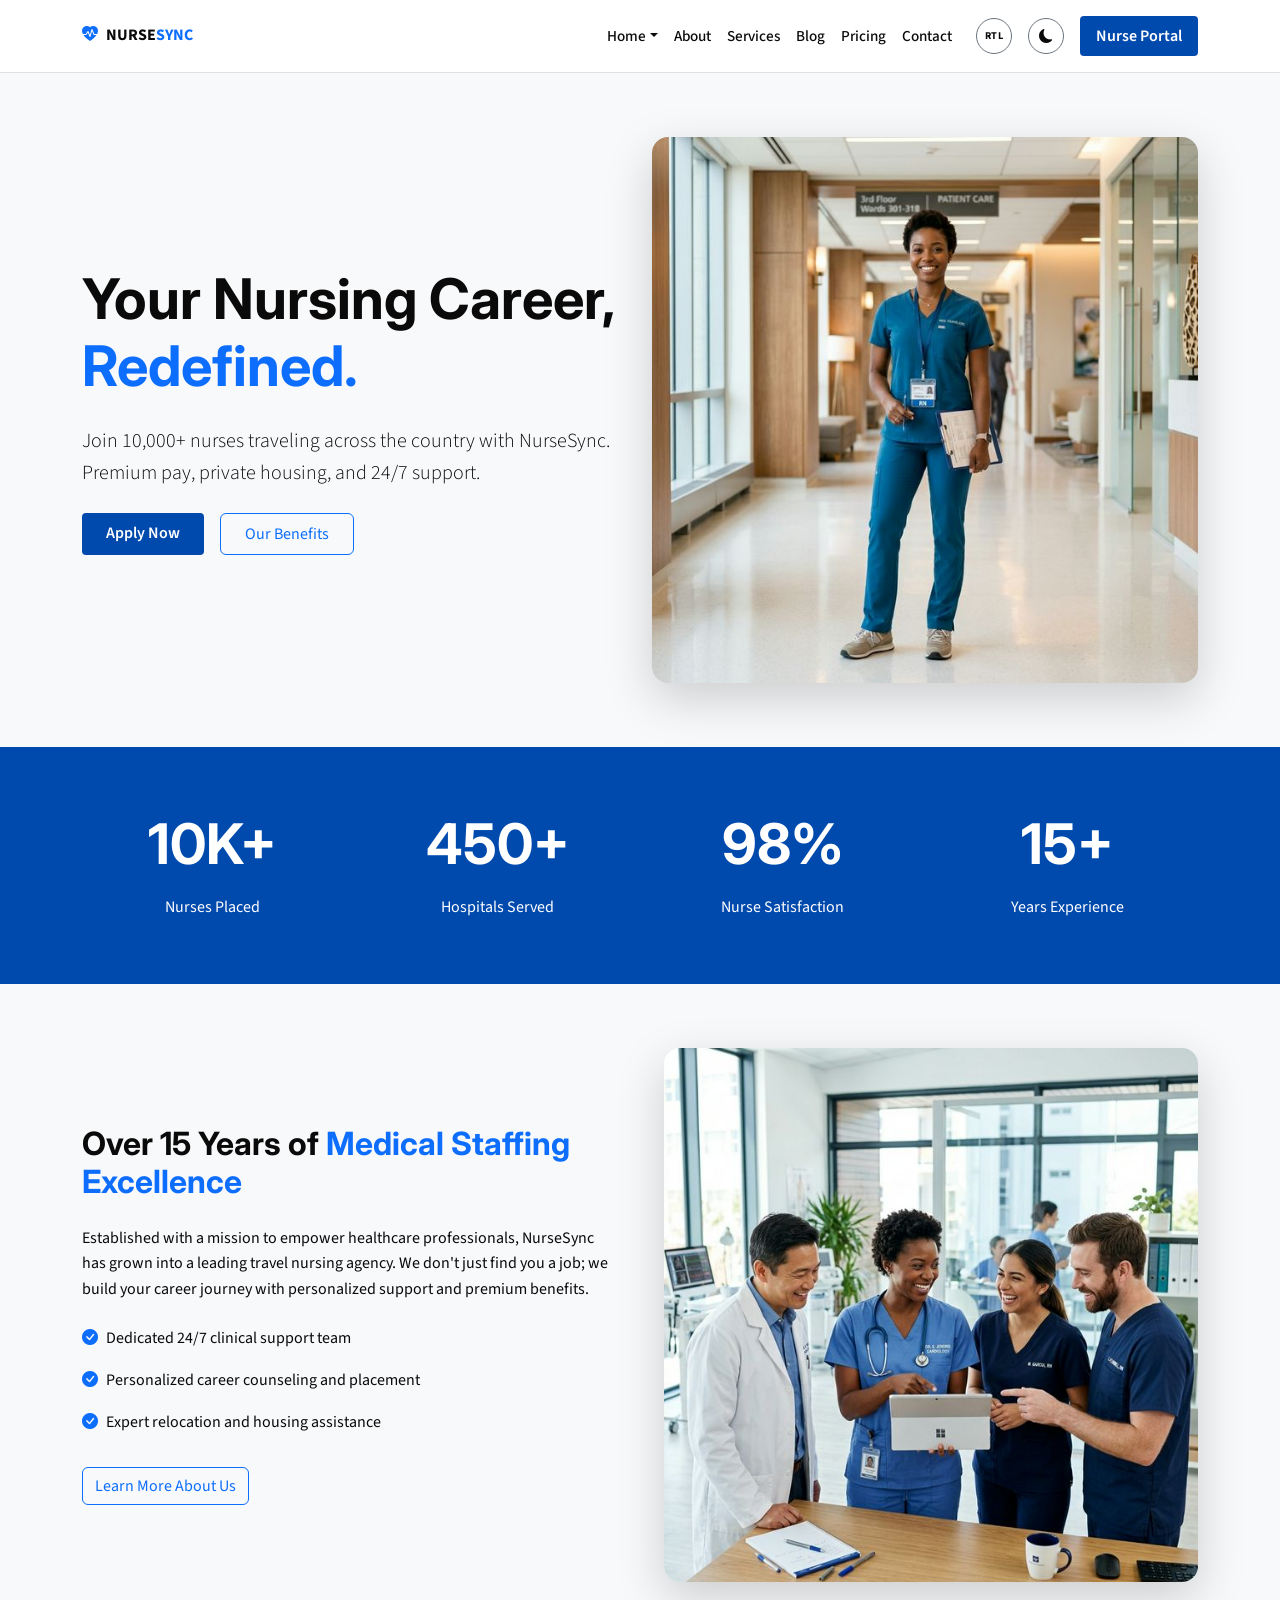
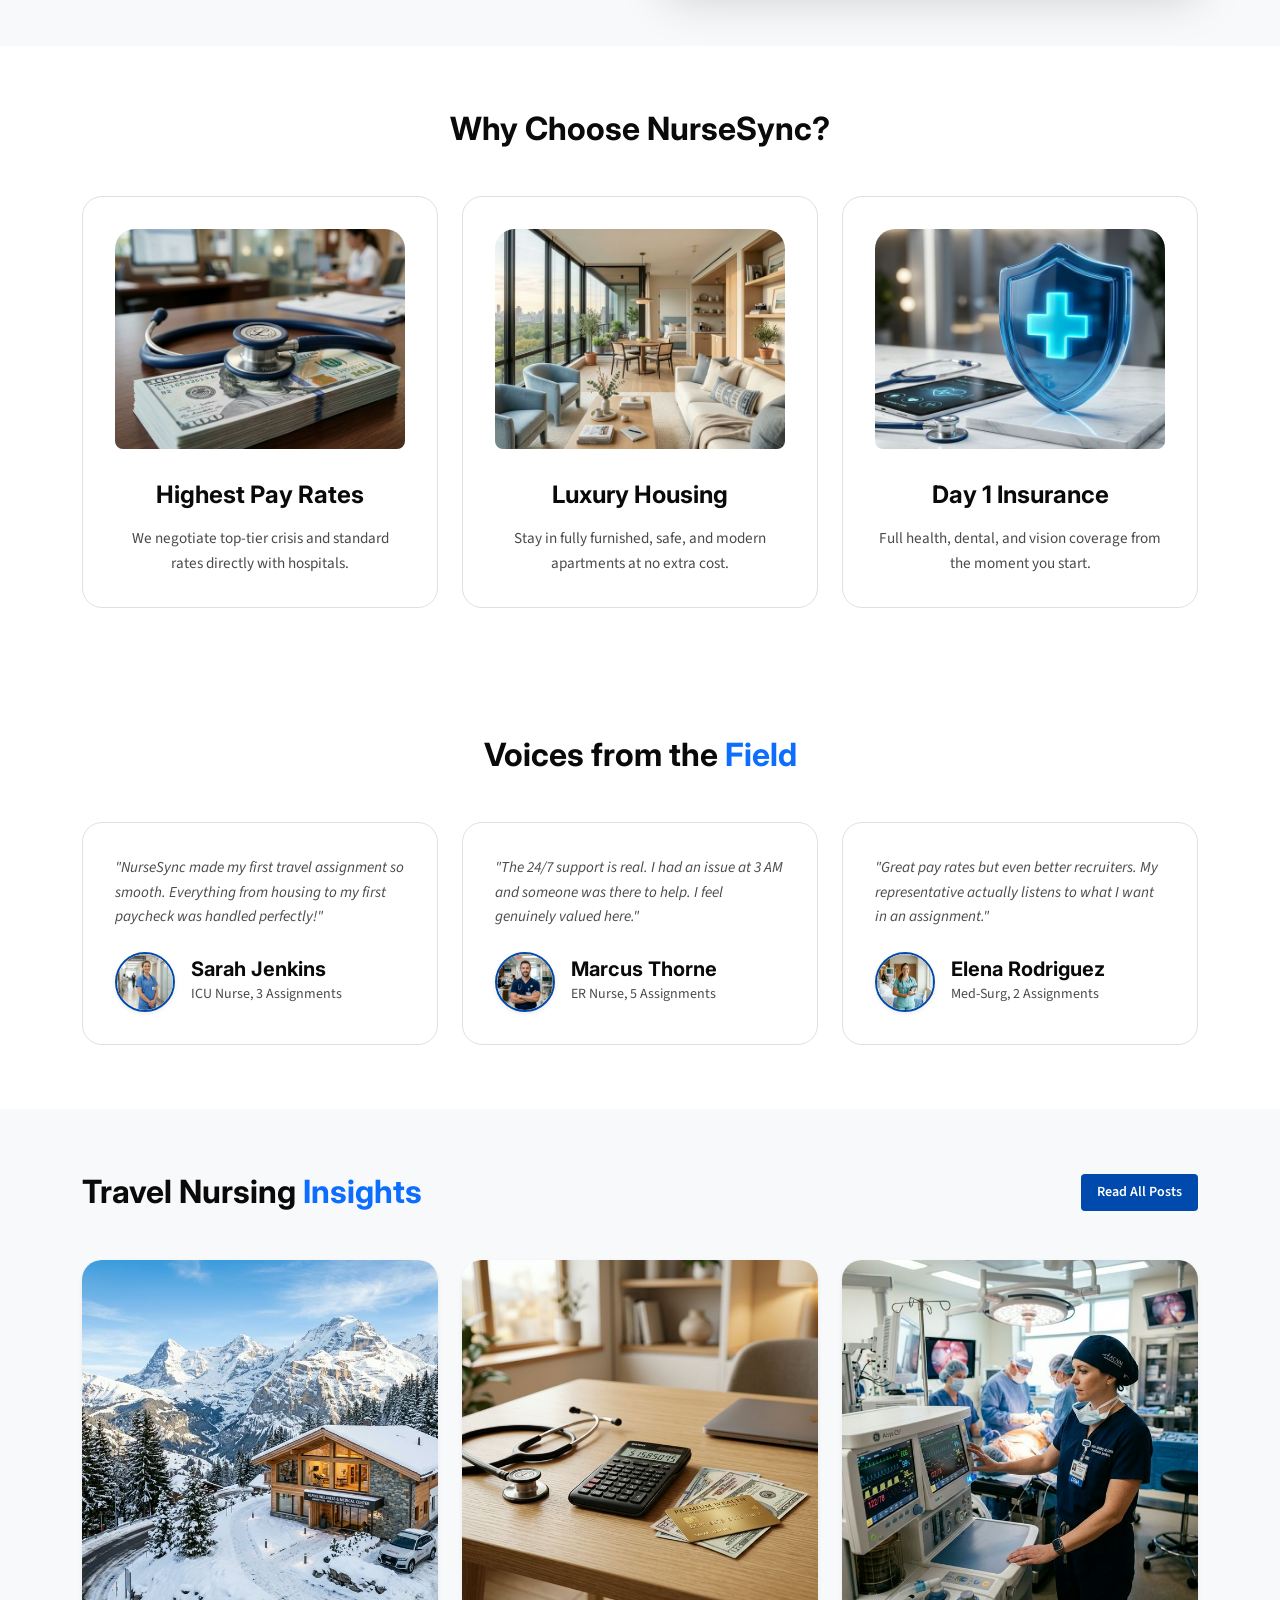
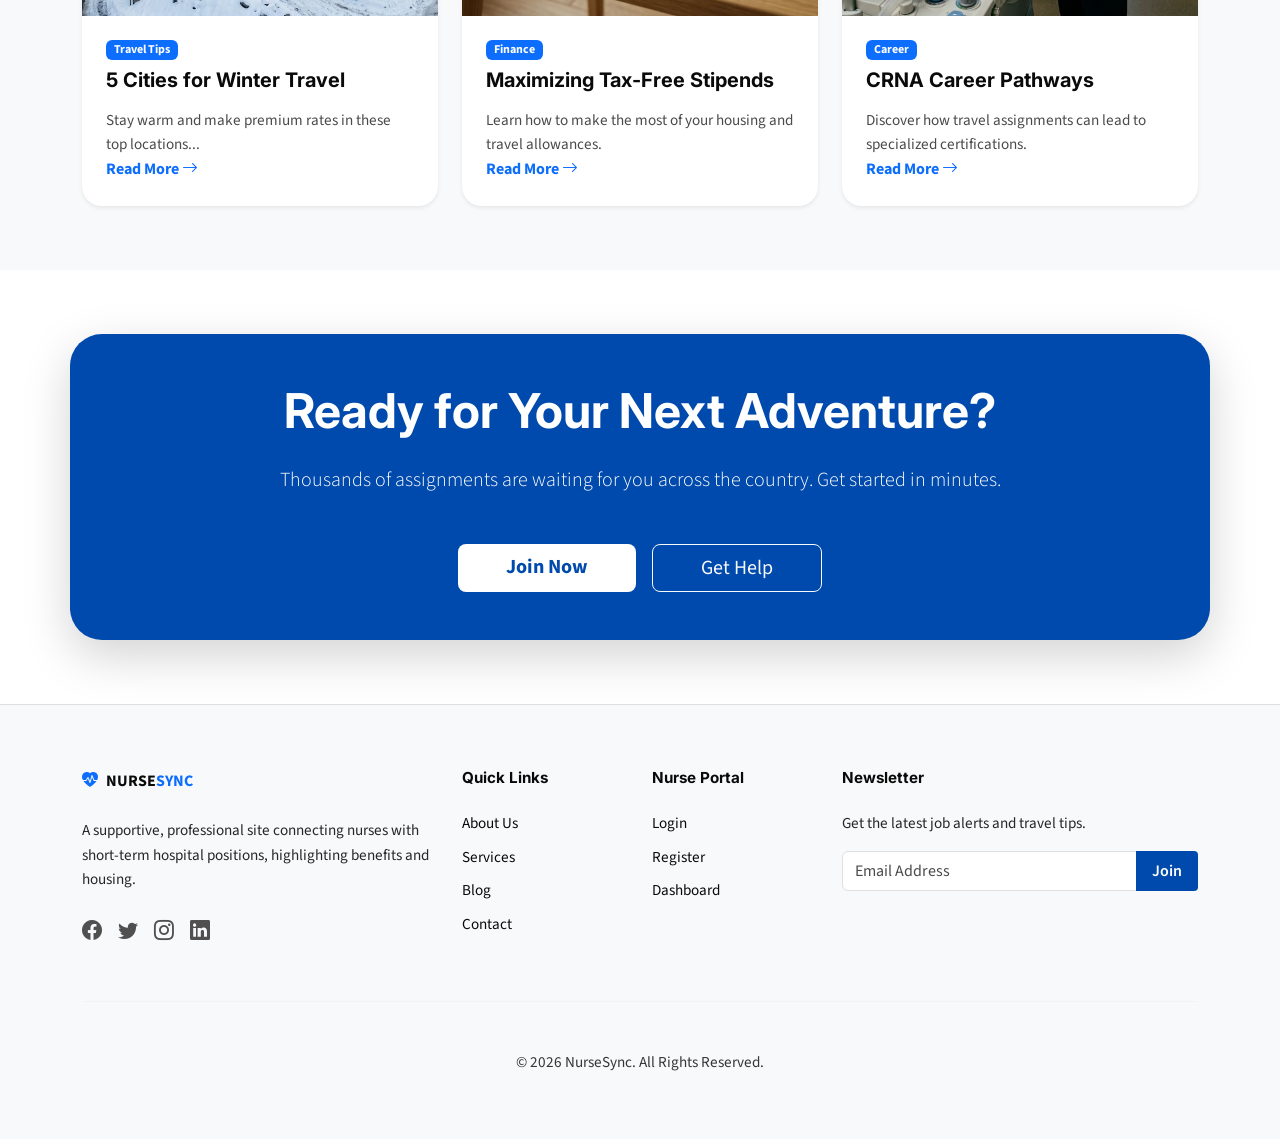
<file: index.html>
<!DOCTYPE html>
<html lang="en" dir="ltr">
<head>
    <meta charset="UTF-8">
    <meta name="viewport" content="width=device-width, initial-scale=1.0">
    <title>Travel Nursing Agency | Your Career, Your Journey</title>
    <meta name="description" content="Connect with premium short-term hospital positions. Travel Nursing Agency offers top pay, housing, and supportive healthcare careers.">
    
    <!-- Favicon -->
    <link rel="icon" type="image/svg+xml" href="assets/images/favicon.svg">
    
    <!-- JSON-LD Structured Data -->
    <script type="application/ld+json">
    {
      "@context": "https://schema.org",
      "@type": "EmploymentAgency",
      "name": "NurseSync Travel Nursing",
      "url": "https://nursesync.com",
      "logo": "https://nursesync.com/assets/images/logo.png",
      "description": "Connecting nurses with premium hospital assignments.",
      "address": {
        "@type": "PostalAddress",
        "streetAddress": "123 Career Blvd",
        "addressLocality": "New York",
        "addressRegion": "NY",
        "postalCode": "10001",
        "addressCountry": "US"
      },
      "contactPoint": {
        "@type": "ContactPoint",
        "telephone": "+1-800-555-0199",
        "contactType": "recruiters"
      }
    }
    </script>
    
    <!-- Google Fonts -->
    <link rel="preconnect" href="https://fonts.googleapis.com">
    <link rel="preconnect" href="https://fonts.gstatic.com" crossorigin>
    <link href="https://fonts.googleapis.com/css2?family=Inter:wght@400;600;700&family=Source+Sans+Pro:wght@400;600&display=swap" rel="stylesheet">
    
    <!-- Bootstrap 5 CSS -->
    <link href="https://cdn.jsdelivr.net/npm/bootstrap@5.3.0/dist/css/bootstrap.min.css" rel="stylesheet">
    <!-- Bootstrap Icons -->
    <link rel="stylesheet" href="https://cdn.jsdelivr.net/npm/bootstrap-icons@1.10.5/font/bootstrap-icons.css">
    
    <!-- Custom CSS -->
    <link rel="stylesheet" href="assets/css/style.css">
</head>
<body>

    <!-- Preloader -->
    <div id="preloader">
        <span class="loader"></span>
    </div>

    <!-- Header / Navbar -->
    <nav class="navbar navbar-expand-lg navbar-custom sticky-top">
        <div class="container">
            <a class="navbar-brand d-flex align-items-center" href="index.html">
                <i class="bi bi-heart-pulse-fill text-primary me-2"></i>
                <span class="fw-bold">NURSE<span class="text-primary">SYNC</span></span>
            </a>
            <button class="navbar-toggler" type="button" data-bs-toggle="offcanvas" data-bs-target="#offcanvasNavbar" aria-controls="offcanvasNavbar">
                <span class="navbar-toggler-icon"></span>
            </button>
            <div class="offcanvas offcanvas-end" tabindex="-1" id="offcanvasNavbar" aria-labelledby="offcanvasNavbarLabel">
                <div class="offcanvas-header">
                    <h5 class="offcanvas-title" id="offcanvasNavbarLabel">NurseSync</h5>
                    <button type="button" class="btn-close" data-bs-dismiss="offcanvas" aria-label="Close"></button>
                </div>
                <div class="offcanvas-body">
                    <ul class="navbar-nav justify-content-end flex-grow-1 pe-3">
                        <li class="nav-item dropdown">
                            <a class="nav-link dropdown-toggle" href="#" role="button" data-bs-toggle="dropdown">Home</a>
                            <ul class="dropdown-menu">
                                <li><a class="dropdown-item" href="index.html">Home Layout 1</a></li>
                                <li><a class="dropdown-item" href="home2.html">Home Layout 2</a></li>
                            </ul>
                        </li>
                        <li class="nav-item"><a class="nav-link" href="about.html">About</a></li>
                        <li class="nav-item"><a class="nav-link" href="services.html">Services</a></li>
                        <li class="nav-item"><a class="nav-link" href="blog.html">Blog</a></li>
                        <li class="nav-item"><a class="nav-link" href="pricing.html">Pricing</a></li>
                        <li class="nav-item"><a class="nav-link" href="contact.html">Contact</a></li>
                    </ul>
                    <div class="d-flex align-items-center gap-3">
                        <button id="rtl-toggle" class="btn btn-outline-secondary btn-sm rounded-circle d-inline-flex align-items-center justify-content-center" aria-label="Toggle RTL">RTL</button>
                        <button id="theme-toggle" class="btn btn-outline-secondary btn-sm rounded-circle" aria-label="Toggle Theme">
                            <i class="bi bi-moon-fill"></i>
                        </button>
                        <a href="login.html" class="btn btn-primary-custom">Nurse Portal</a>
                    </div>
                </div>
            </div>
        </div>
    </nav>

    <!-- Hero Section -->
    <section class="hero-section section-padding bg-alt">
        <div class="container">
            <div class="row align-items-center">
                <div class="col-lg-6">
                    <h1 class="display-4 fw-bold mb-4">Your Nursing Career, <span class="text-primary">Redefined.</span></h1>
                    <p class="lead mb-4">Join 10,000+ nurses traveling across the country with NurseSync. Premium pay, private housing, and 24/7 support.</p>
                    <div class="d-flex gap-3">
                        <a href="register.html" class="btn btn-primary-custom px-4 py-2">Apply Now</a>
                        <a href="services.html" class="btn btn-outline-primary px-4 py-2">Our Benefits</a>
                    </div>
                </div>
                <div class="col-lg-6 mt-5 mt-lg-0">
                    <img src="assets/images/hero_nurse.png" alt="Smiling Nurse" class="img-fluid rounded-4 shadow-lg">
                </div>
            </div>
        </div>
    </section>

    <!-- Stats Section -->
    <section class="stats-section section-padding text-center bg-primary-custom text-white">
        <div class="container">
            <div class="row g-4">
                <div class="col-md-3">
                    <h2 class="display-4 fw-bold">10K+</h2>
                    <p class="mb-0">Nurses Placed</p>
                </div>
                <div class="col-md-3">
                    <h2 class="display-4 fw-bold">450+</h2>
                    <p class="mb-0">Hospitals Served</p>
                </div>
                <div class="col-md-3">
                    <h2 class="display-4 fw-bold">98%</h2>
                    <p class="mb-0">Nurse Satisfaction</p>
                </div>
                <div class="col-md-3">
                    <h2 class="display-4 fw-bold">15+</h2>
                    <p class="mb-0">Years Experience</p>
                </div>
            </div>
        </div>
    </section>

    <!-- About Snippet -->
    <section class="about-snippet section-padding bg-alt">
        <div class="container">
            <div class="row align-items-center g-5">
                <div class="col-lg-6 order-2 order-lg-1">
                    <h2 class="mb-4">Over 15 Years of <span class="text-primary">Medical Staffing Excellence</span></h2>
                    <p>Established with a mission to empower healthcare professionals, NurseSync has grown into a leading travel nursing agency. We don't just find you a job; we build your career journey with personalized support and premium benefits.</p>
                    <ul class="list-unstyled mt-4">
                        <li class="mb-3 d-flex align-items-center"><i class="bi bi-check-circle-fill text-primary me-2"></i> Dedicated 24/7 clinical support team</li>
                        <li class="mb-3 d-flex align-items-center"><i class="bi bi-check-circle-fill text-primary me-2"></i> Personalized career counseling and placement</li>
                        <li class="mb-3 d-flex align-items-center"><i class="bi bi-check-circle-fill text-primary me-2"></i> Expert relocation and housing assistance</li>
                    </ul>
                    <a href="about.html" class="btn btn-outline-primary mt-3">Learn More About Us</a>
                </div>
                <div class="col-lg-6 order-1 order-lg-2">
                    <img src="assets/images/clinical_team.png" alt="Clinical Team" class="img-fluid rounded-4 shadow-lg">
                </div>
            </div>
        </div>
    </section>

    <!-- Key Features -->
    <section class="features-section section-padding">
        <div class="container text-center">
            <h2 class="mb-5">Why Choose NurseSync?</h2>
            <div class="row g-4">
                <div class="col-md-4">
                    <div class="custom-card h-100 feature-card">
                        <div class="card-image-wrapper">
                            <img src="assets/images/features/pay-rates.png" alt="Highest Pay Rates" class="img-fluid rounded-3 mb-4">
                        </div>
                        <h3>Highest Pay Rates</h3>
                        <p>We negotiate top-tier crisis and standard rates directly with hospitals.</p>
                    </div>
                </div>
                <div class="col-md-4">
                    <div class="custom-card h-100 feature-card">
                        <div class="card-image-wrapper">
                            <img src="assets/images/features/luxury-housing.png" alt="Luxury Housing" class="img-fluid rounded-3 mb-4">
                        </div>
                        <h3>Luxury Housing</h3>
                        <p>Stay in fully furnished, safe, and modern apartments at no extra cost.</p>
                    </div>
                </div>
                <div class="col-md-4">
                    <div class="custom-card h-100 feature-card">
                        <div class="card-image-wrapper">
                            <img src="assets/images/features/insurance.png" alt="Day 1 Insurance" class="img-fluid rounded-3 mb-4">
                        </div>
                        <h3>Day 1 Insurance</h3>
                        <p>Full health, dental, and vision coverage from the moment you start.</p>
                    </div>
                </div>
            </div>

        </div>
    </section>

    <!-- Testimonials Section -->
    <section class="testimonials-section section-padding">
        <div class="container">
            <h2 class="text-center mb-5">Voices from the <span class="text-primary">Field</span></h2>
            <div class="row g-4">
                <div class="col-lg-4">
                    <div class="custom-card testimonial-card h-100">
                        <p class="font-italic mb-4">"NurseSync made my first travel assignment so smooth. Everything from housing to my first paycheck was handled perfectly!"</p>
                        <div class="d-flex align-items-center">
                            <img src="assets/images/sarah_jenkins.png" alt="Sarah Jenkins" class="rounded-circle me-3 shadow-sm" style="width: 60px; height: 60px; object-fit: cover; border: 2px solid var(--primary);">
                            <div>
                                <h5 class="mb-0">Sarah Jenkins</h5>
                                <small class="text-muted">ICU Nurse, 3 Assignments</small>
                            </div>
                        </div>
                    </div>
                </div>
                <div class="col-lg-4">
                    <div class="custom-card testimonial-card h-100">
                        <p class="font-italic mb-4">"The 24/7 support is real. I had an issue at 3 AM and someone was there to help. I feel genuinely valued here."</p>
                        <div class="d-flex align-items-center">
                            <img src="assets/images/marcus_thorne.png" alt="Marcus Thorne" class="rounded-circle me-3 shadow-sm" style="width: 60px; height: 60px; object-fit: cover; border: 2px solid var(--primary);">
                            <div>
                                <h5 class="mb-0">Marcus Thorne</h5>
                                <small class="text-muted">ER Nurse, 5 Assignments</small>
                            </div>
                        </div>
                    </div>
                </div>
                <div class="col-lg-4">
                    <div class="custom-card testimonial-card h-100">
                        <p class="font-italic mb-4">"Great pay rates but even better recruiters. My representative actually listens to what I want in an assignment."</p>
                        <div class="d-flex align-items-center">
                            <img src="assets/images/elena_rodriguez.png" alt="Elena Rodriguez" class="rounded-circle me-3 shadow-sm" style="width: 60px; height: 60px; object-fit: cover; border: 2px solid var(--primary);">
                            <div>
                                <h5 class="mb-0">Elena Rodriguez</h5>
                                <small class="text-muted">Med-Surg, 2 Assignments</small>
                            </div>
                        </div>
                    </div>
                </div>
            </div>
        </div>
    </section>

    <!-- Blog Newsletter Snippet -->
    <section class="blog-preview section-padding bg-alt">
        <div class="container">
            <div class="d-flex justify-content-between align-items-center mb-5">
                <h2 class="mb-0">Travel Nursing <span class="text-primary">Insights</span></h2>
                <a href="blog.html" class="btn btn-primary-custom btn-sm">Read All Posts</a>
            </div>
            <div class="row g-4 text-start">
                <div class="col-md-4">
                    <div class="custom-card p-0 overflow-hidden h-100 shadow-sm border-0">
                        <img src="assets/images/winter_travel.png" alt="Winter Travel for Nurses" class="img-fluid">
                        <div class="p-4 d-flex flex-column flex-grow-1">
                            <span class="badge bg-primary mb-2 align-self-start">Travel Tips</span>
                            <h5>5 Cities for Winter Travel</h5>
                            <p class="text-muted small">Stay warm and make premium rates in these top locations...</p>
                            <a href="blog-details.html" class="text-primary fw-bold text-decoration-none mt-auto">Read More <i class="bi bi-arrow-right"></i></a>
                        </div>
                    </div>
                </div>
                <div class="col-md-4">
                    <div class="custom-card p-0 overflow-hidden h-100 shadow-sm border-0">
                        <img src="assets/images/finance_stipends.png" alt="Maximizing Tax-Free Stipends" class="img-fluid">
                        <div class="p-4 d-flex flex-column flex-grow-1">
                            <span class="badge bg-primary mb-2 align-self-start">Finance</span>
                            <h5>Maximizing Tax-Free Stipends</h5>
                            <p class="text-muted small">Learn how to make the most of your housing and travel allowances.</p>
                            <a href="blog-details.html" class="text-primary fw-bold text-decoration-none mt-auto">Read More <i class="bi bi-arrow-right"></i></a>
                        </div>
                    </div>
                </div>
                <div class="col-md-4">
                    <div class="custom-card p-0 overflow-hidden h-100 shadow-sm border-0">
                        <img src="assets/images/crna_pathway.png" alt="CRNA Career Pathways" class="img-fluid">
                        <div class="p-4 d-flex flex-column flex-grow-1">
                            <span class="badge bg-primary mb-2 align-self-start">Career</span>
                            <h5>CRNA Career Pathways</h5>
                            <p class="text-muted small">Discover how travel assignments can lead to specialized certifications.</p>
                            <a href="blog-details.html" class="text-primary fw-bold text-decoration-none mt-auto">Read More <i class="bi bi-arrow-right"></i></a>
                        </div>
                    </div>
                </div>
            </div>
        </div>
    </section>

    <!-- Final CTA -->
    <section class="final-cta section-padding text-center">
        <div class="container py-5 bg-primary-custom text-white rounded-5 shadow-lg">
            <h2 class="display-5 fw-bold mb-4">Ready for Your Next Adventure?</h2>
            <p class="lead mb-5 px-lg-5">Thousands of assignments are waiting for you across the country. Get started in minutes.</p>
            <div class="d-flex justify-content-center gap-3">
                <a href="register.html" class="btn btn-light-custom btn-lg px-5">Join Now</a>
                <a href="contact.html" class="btn btn-outline-light btn-lg px-5">Get Help</a>
            </div>
        </div>
    </section>

    <!-- Footer -->
    <footer class="footer section-padding bg-dark text-white">
        <div class="container">
            <div class="row g-4">
                <div class="col-lg-4 col-md-6">
                    <a class="navbar-brand d-flex align-items-center mb-4 text-white" href="index.html">
                        <i class="bi bi-heart-pulse-fill text-primary me-2"></i>
                        <span class="fw-bold">NURSE<span class="text-primary">SYNC</span></span>
                    </a>
                    <p class="text-muted">A supportive, professional site connecting nurses with short-term hospital positions, highlighting benefits and housing.</p>
                    <div class="d-flex gap-3 mt-4">
                        <a href="#" class="text-white fs-5"><i class="bi bi-facebook"></i></a>
                        <a href="#" class="text-white fs-5"><i class="bi bi-twitter"></i></a>
                        <a href="#" class="text-white fs-5"><i class="bi bi-instagram"></i></a>
                        <a href="#" class="text-white fs-5"><i class="bi bi-linkedin"></i></a>
                    </div>
                </div>
                <div class="col-lg-2 col-md-6">
                    <h5 class="mb-4">Quick Links</h5>
                    <ul class="list-unstyled">
                        <li class="mb-2"><a href="about.html" class="text-white text-decoration-none">About Us</a></li>
                        <li class="mb-2"><a href="services.html" class="text-white text-decoration-none">Services</a></li>
                        <li class="mb-2"><a href="blog.html" class="text-white text-decoration-none">Blog</a></li>
                        <li class="mb-2"><a href="contact.html" class="text-white text-decoration-none">Contact</a></li>
                    </ul>
                </div>
                <div class="col-lg-2 col-md-6">
                    <h5 class="mb-4">Nurse Portal</h5>
                    <ul class="list-unstyled">
                        <li class="mb-2"><a href="login.html" class="text-white text-decoration-none">Login</a></li>
                        <li class="mb-2"><a href="register.html" class="text-white text-decoration-none">Register</a></li>
                        <li class="mb-2"><a href="dashboard.html" class="text-white text-decoration-none">Dashboard</a></li>
                    </ul>
                </div>
                <div class="col-lg-4 col-md-6">
                    <h5 class="mb-4">Newsletter</h5>
                    <p class="text-muted">Get the latest job alerts and travel tips.</p>
                    <form class="needs-validation" novalidate>
                        <div class="input-group mb-3">
                            <input type="email" class="form-control" placeholder="Email Address" aria-label="Email Address" required>
                            <button class="btn btn-primary-custom" type="submit">Join</button>
                        </div>
                    </form>
                </div>
            </div>
            <hr class="my-5 border-secondary">
            <div class="text-center text-muted">
                <p class="mb-0">&copy; 2026 NurseSync. All Rights Reserved.</p>
            </div>
        </div>
    </footer>

    <!-- Bootstrap JS -->
    <script src="https://cdn.jsdelivr.net/npm/bootstrap@5.3.0/dist/js/bootstrap.bundle.min.js"></script>
    <!-- Custom JS -->
    <script src="assets/js/main.js"></script>
</body>
</html>
</file>
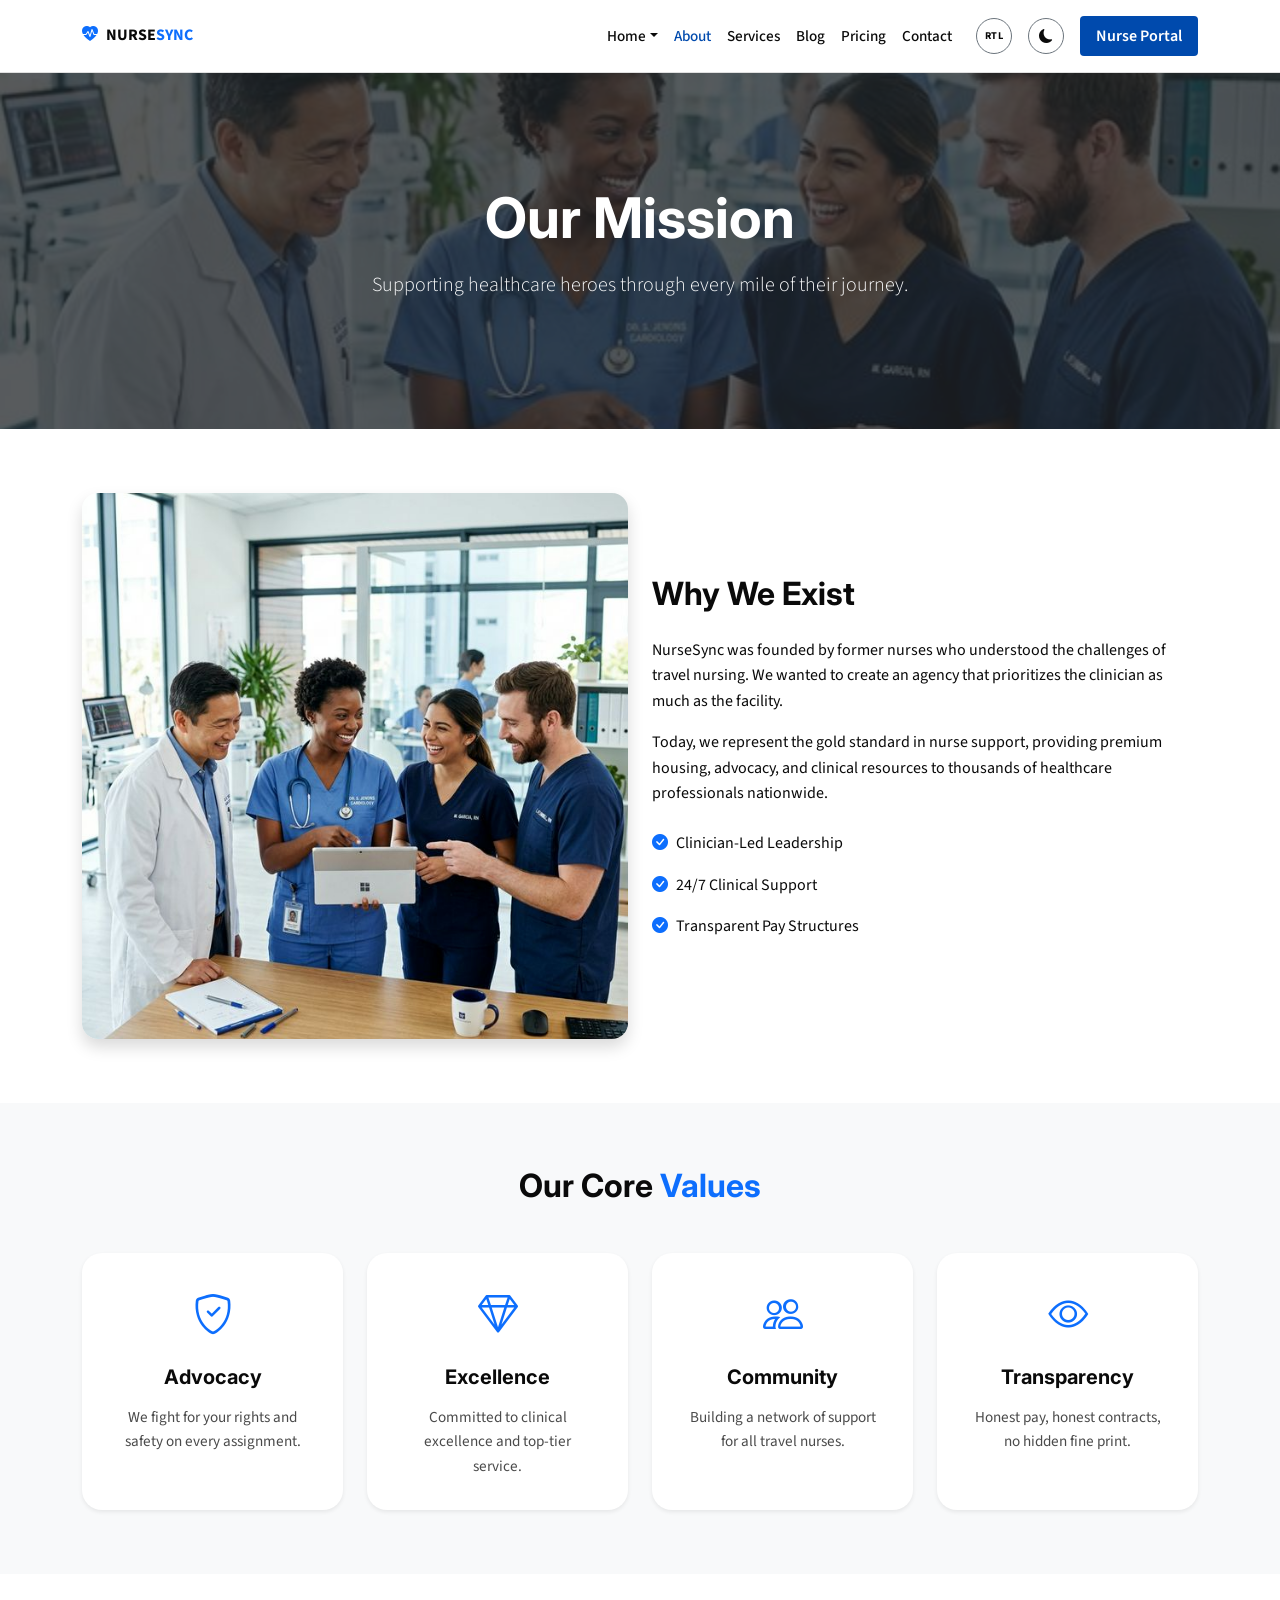
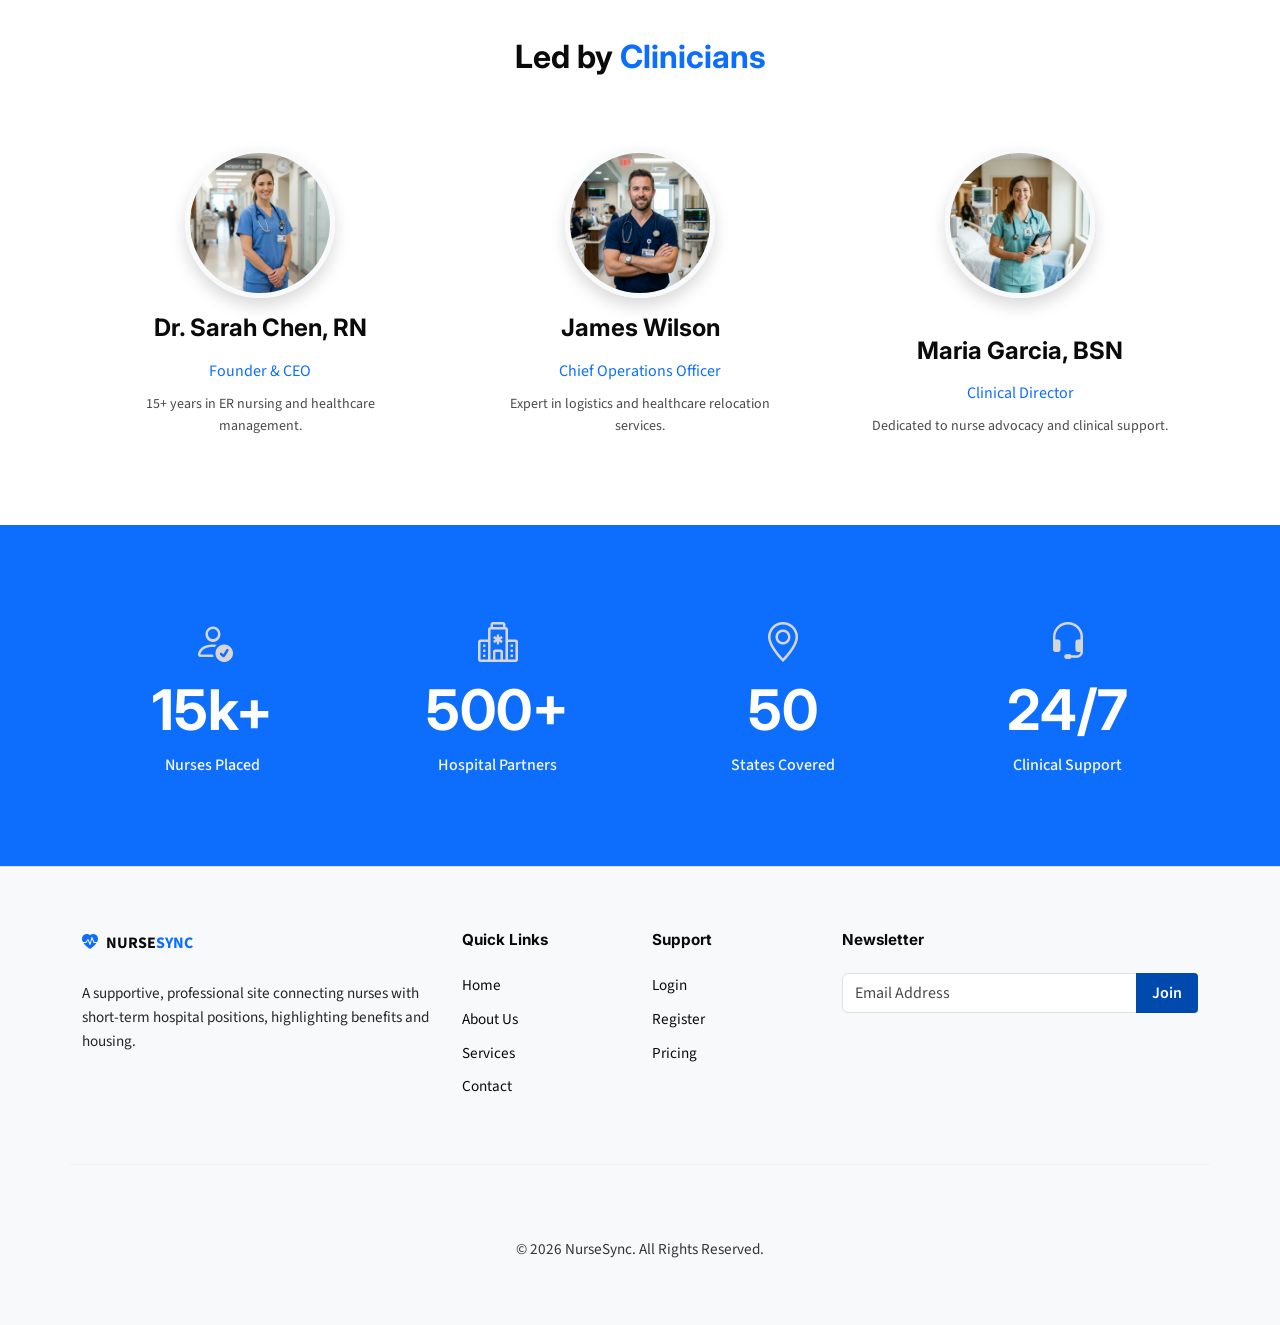
<file: about.html>
<!DOCTYPE html>
<html lang="en" dir="ltr">
<head>
    <meta charset="UTF-8">
    <meta name="viewport" content="width=device-width, initial-scale=1.0">
    <title>About Us | NurseSync Travel Nursing</title>
    <meta name="description" content="Learn about NurseSync, the leading travel nursing agency dedicated to support, professional growth, and high-quality hospital placements.">
    
    <!-- Favicon -->
    <link rel="icon" type="image/svg+xml" href="assets/images/favicon.svg">
    
    <!-- Google Fonts -->
    <link rel="preconnect" href="https://fonts.googleapis.com">
    <link rel="preconnect" href="https://fonts.gstatic.com" crossorigin>
    <link href="https://fonts.googleapis.com/css2?family=Inter:wght@400;600;700&family=Source+Sans+Pro:wght@400;600&display=swap" rel="stylesheet">
    
    <!-- Bootstrap 5 CSS -->
    <link href="https://cdn.jsdelivr.net/npm/bootstrap@5.3.0/dist/css/bootstrap.min.css" rel="stylesheet">
    <!-- Bootstrap Icons -->
    <link rel="stylesheet" href="https://cdn.jsdelivr.net/npm/bootstrap-icons@1.10.5/font/bootstrap-icons.css">
    
    <!-- Custom CSS -->
    <link rel="stylesheet" href="assets/css/style.css">
</head>
<body>

    <!-- Preloader -->
    <div id="preloader">
        <span class="loader"></span>
    </div>

    <!-- Header / Navbar (Identical) -->
    <nav class="navbar navbar-expand-lg navbar-custom sticky-top">
        <div class="container">
            <a class="navbar-brand d-flex align-items-center" href="index.html">
                <i class="bi bi-heart-pulse-fill text-primary me-2"></i>
                <span class="fw-bold">NURSE<span class="text-primary">SYNC</span></span>
            </a>
            <button class="navbar-toggler" type="button" data-bs-toggle="offcanvas" data-bs-target="#offcanvasNavbar" aria-controls="offcanvasNavbar">
                <span class="navbar-toggler-icon"></span>
            </button>
            <div class="offcanvas offcanvas-end" tabindex="-1" id="offcanvasNavbar" aria-labelledby="offcanvasNavbarLabel">
                <div class="offcanvas-header">
                    <h5 class="offcanvas-title" id="offcanvasNavbarLabel">NurseSync</h5>
                    <button type="button" class="btn-close" data-bs-dismiss="offcanvas" aria-label="Close"></button>
                </div>
                <div class="offcanvas-body">
                    <ul class="navbar-nav justify-content-end flex-grow-1 pe-3">
                        <li class="nav-item dropdown">
                            <a class="nav-link dropdown-toggle" href="#" role="button" data-bs-toggle="dropdown">Home</a>
                            <ul class="dropdown-menu">
                                <li><a class="dropdown-item" href="index.html">Home Layout 1</a></li>
                                <li><a class="dropdown-item" href="home2.html">Home Layout 2</a></li>
                            </ul>
                        </li>
                        <li class="nav-item"><a class="nav-link" href="about.html">About</a></li>
                        <li class="nav-item"><a class="nav-link" href="services.html">Services</a></li>
                        <li class="nav-item"><a class="nav-link" href="blog.html">Blog</a></li>
                        <li class="nav-item"><a class="nav-link" href="pricing.html">Pricing</a></li>
                        <li class="nav-item"><a class="nav-link" href="contact.html">Contact</a></li>
                    </ul>
                    <div class="d-flex align-items-center gap-3">
                        <button id="rtl-toggle" class="btn btn-outline-secondary btn-sm rounded-circle d-inline-flex align-items-center justify-content-center" aria-label="Toggle RTL">RTL</button>
                        <button id="theme-toggle" class="btn btn-outline-secondary btn-sm rounded-circle" aria-label="Toggle Theme">
                            <i class="bi bi-moon-fill"></i>
                        </button>
                        <a href="login.html" class="btn btn-primary-custom">Nurse Portal</a>
                    </div>
                </div>
            </div>
        </div>
    </nav>

    <!-- Page Header -->
    <section class="section-padding position-relative text-center overflow-hidden" style="background: url('assets/images/clinical_team.png') no-repeat center center / cover;">
        <div class="position-absolute top-0 start-0 w-100 h-100 bg-dark opacity-75"></div>
        <div class="container position-relative z-1 py-5">
            <h1 class="display-4 fw-bold text-white mb-3">Our Mission</h1>
            <p class="lead text-light col-lg-8 mx-auto">Supporting healthcare heroes through every mile of their journey.</p>
        </div>
    </section>

    <!-- About Content (Existing) -->
    <section class="section-padding">
        <div class="container">
            <div class="row align-items-center">
                <div class="col-lg-6">
                    <img src="assets/images/clinical_team.png" alt="Nurse Sync Leadership Team" class="img-fluid rounded-4 shadow">
                </div>
                <div class="col-lg-6 mt-4 mt-lg-0">
                    <h2 class="mb-4">Why We Exist</h2>
                    <p>NurseSync was founded by former nurses who understood the challenges of travel nursing. We wanted to create an agency that prioritizes the clinician as much as the facility.</p>
                    <p>Today, we represent the gold standard in nurse support, providing premium housing, advocacy, and clinical resources to thousands of healthcare professionals nationwide.</p>
                    <div class="mt-4">
                        <div class="d-flex align-items-center mb-3">
                            <i class="bi bi-check-circle-fill text-primary me-2"></i>
                            <span>Clinician-Led Leadership</span>
                        </div>
                        <div class="d-flex align-items-center mb-3">
                            <i class="bi bi-check-circle-fill text-primary me-2"></i>
                            <span>24/7 Clinical Support</span>
                        </div>
                        <div class="d-flex align-items-center mb-3">
                            <i class="bi bi-check-circle-fill text-primary me-2"></i>
                            <span>Transparent Pay Structures</span>
                        </div>
                    </div>
                </div>
            </div>
        </div>
    </section>

    <!-- Core Values -->
    <section class="values-section section-padding bg-alt">
        <div class="container text-center">
            <h2 class="mb-5">Our Core <span class="text-primary">Values</span></h2>
            <div class="row g-4">
                <div class="col-md-3">
                    <div class="custom-card h-100 border-0 shadow-sm">
                        <i class="bi bi-shield-check fs-1 text-primary mb-3"></i>
                        <h5>Advocacy</h5>
                        <p class="text-muted small">We fight for your rights and safety on every assignment.</p>
                    </div>
                </div>
                <div class="col-md-3">
                    <div class="custom-card h-100 border-0 shadow-sm">
                        <i class="bi bi-gem fs-1 text-primary mb-3"></i>
                        <h5>Excellence</h5>
                        <p class="text-muted small">Committed to clinical excellence and top-tier service.</p>
                    </div>
                </div>
                <div class="col-md-3">
                    <div class="custom-card h-100 border-0 shadow-sm">
                        <i class="bi bi-people fs-1 text-primary mb-3"></i>
                        <h5>Community</h5>
                        <p class="text-muted small">Building a network of support for all travel nurses.</p>
                    </div>
                </div>
                <div class="col-md-3">
                    <div class="custom-card h-100 border-0 shadow-sm">
                        <i class="bi bi-eye fs-1 text-primary mb-3"></i>
                        <h5>Transparency</h5>
                        <p class="text-muted small">Honest pay, honest contracts, no hidden fine print.</p>
                    </div>
                </div>
            </div>
        </div>
    </section>

    <!-- Leadership Team -->
    <section class="team-section section-padding">
        <div class="container">
            <h2 class="text-center mb-5">Led by <span class="text-primary">Clinicians</span></h2>
            <div class="row g-4 justify-content-center">
                <div class="col-lg-4 col-md-6 text-center">
                    <div class="team-card p-4 h-100 d-flex flex-column align-items-center">
                        <img src="assets/images/sarah_jenkins.png" alt="Dr. Sarah Chen" class="rounded-circle mb-3 shadow" style="width: 150px; height: 150px; object-fit: cover;">
                        <h4 class="mt-auto">Dr. Sarah Chen, RN</h4>
                        <p class="text-primary mb-2">Founder &amp; CEO</p>
                        <p class="text-muted small mb-0">15+ years in ER nursing and healthcare management.</p>
                    </div>
                </div>
                <div class="col-lg-4 col-md-6 text-center">
                    <div class="team-card p-4 h-100 d-flex flex-column align-items-center">
                        <img src="assets/images/marcus_thorne.png" alt="James Wilson" class="rounded-circle mb-3 shadow" style="width: 150px; height: 150px; object-fit: cover;">
                        <h4 class="mt-auto">James Wilson</h4>
                        <p class="text-primary mb-2">Chief Operations Officer</p>
                        <p class="text-muted small mb-0">Expert in logistics and healthcare relocation services.</p>
                    </div>
                </div>
                <div class="col-lg-4 col-md-6 text-center">
                    <div class="team-card p-4 h-100 d-flex flex-column align-items-center">
                        <img src="assets/images/elena_rodriguez.png" alt="Maria Garcia, BSN" class="rounded-circle mb-3 shadow" style="width: 150px; height: 150px; object-fit: cover;">
                        <h4 class="mt-auto">Maria Garcia, BSN</h4>
                        <p class="text-primary mb-2">Clinical Director</p>
                        <p class="text-muted small mb-0">Dedicated to nurse advocacy and clinical support.</p>
                    </div>
                </div>
            </div>
        </div>
    </section>

    <!-- Stats Section -->
    <section class="stats-section section-padding bg-primary text-white text-center">
        <div class="container py-4">
            <div class="row g-4 justify-content-center">
                <div class="col-lg-3 col-md-6 col-6">
                    <i class="bi bi-person-check fs-1 mb-3 text-secondary"></i>
                    <h2 class="display-4 fw-bold mb-2">15k+</h2>
                    <p class="mb-0 text-light fw-medium">Nurses Placed</p>
                </div>
                <div class="col-lg-3 col-md-6 col-6">
                    <i class="bi bi-hospital fs-1 mb-3 text-secondary"></i>
                    <h2 class="display-4 fw-bold mb-2">500+</h2>
                    <p class="mb-0 text-light fw-medium">Hospital Partners</p>
                </div>
                <div class="col-lg-3 col-md-6 col-6">
                    <i class="bi bi-geo-alt fs-1 mb-3 text-secondary"></i>
                    <h2 class="display-4 fw-bold mb-2">50</h2>
                    <p class="mb-0 text-light fw-medium">States Covered</p>
                </div>
                <div class="col-lg-3 col-md-6 col-6">
                    <i class="bi bi-headset fs-1 mb-3 text-secondary"></i>
                    <h2 class="display-4 fw-bold mb-2">24/7</h2>
                    <p class="mb-0 text-light fw-medium">Clinical Support</p>
                </div>
            </div>
        </div>
    </section>

    <!-- Footer (Identical) -->
    <footer class="footer section-padding bg-dark text-white">
        <!-- Re-added full footer content as it's required for reusability -->
        <div class="container">
            <div class="row g-4">
                <div class="col-lg-4 col-md-6">
                    <a class="navbar-brand d-flex align-items-center mb-4 text-white" href="index.html">
                        <i class="bi bi-heart-pulse-fill text-primary me-2"></i>
                        <span class="fw-bold">NURSE<span class="text-primary">SYNC</span></span>
                    </a>
                    <p class="text-muted">A supportive, professional site connecting nurses with short-term hospital positions, highlighting benefits and housing.</p>
                </div>
                <div class="col-lg-2 col-md-6">
                    <h5 class="mb-4">Quick Links</h5>
                    <ul class="list-unstyled">
                        <li class="mb-2"><a href="index.html" class="text-white text-decoration-none">Home</a></li>
                        <li class="mb-2"><a href="about.html" class="text-white text-decoration-none">About Us</a></li>
                        <li class="mb-2"><a href="services.html" class="text-white text-decoration-none">Services</a></li>
                        <li class="mb-2"><a href="contact.html" class="text-white text-decoration-none">Contact</a></li>
                    </ul>
                </div>
                <div class="col-lg-2 col-md-6">
                    <h5 class="mb-4">Support</h5>
                    <ul class="list-unstyled">
                        <li class="mb-2"><a href="login.html" class="text-white text-decoration-none">Login</a></li>
                        <li class="mb-2"><a href="register.html" class="text-white text-decoration-none">Register</a></li>
                        <li class="mb-2"><a href="pricing.html" class="text-white text-decoration-none">Pricing</a></li>
                    </ul>
                </div>
                <div class="col-lg-4 col-md-6">
                    <h5 class="mb-4">Newsletter</h5>
                    <form class="needs-validation" novalidate>
                        <div class="input-group">
                        <div class="input-group mb-3">
                            <input type="email" class="form-control" placeholder="Email Address" required>
                            <button class="btn btn-primary-custom" type="submit">Join</button>
                        </div>
                    </form>
                </div>
            </div>
            <hr class="my-5 border-secondary">
            <div class="text-center text-muted">
                <p class="mb-0">&copy; 2026 NurseSync. All Rights Reserved.</p>
            </div>
        </div>
    </footer>

    <!-- Bootstrap JS -->
    <script src="https://cdn.jsdelivr.net/npm/bootstrap@5.3.0/dist/js/bootstrap.bundle.min.js"></script>
    <script src="assets/js/main.js"></script>
</body>
</html>
</file>
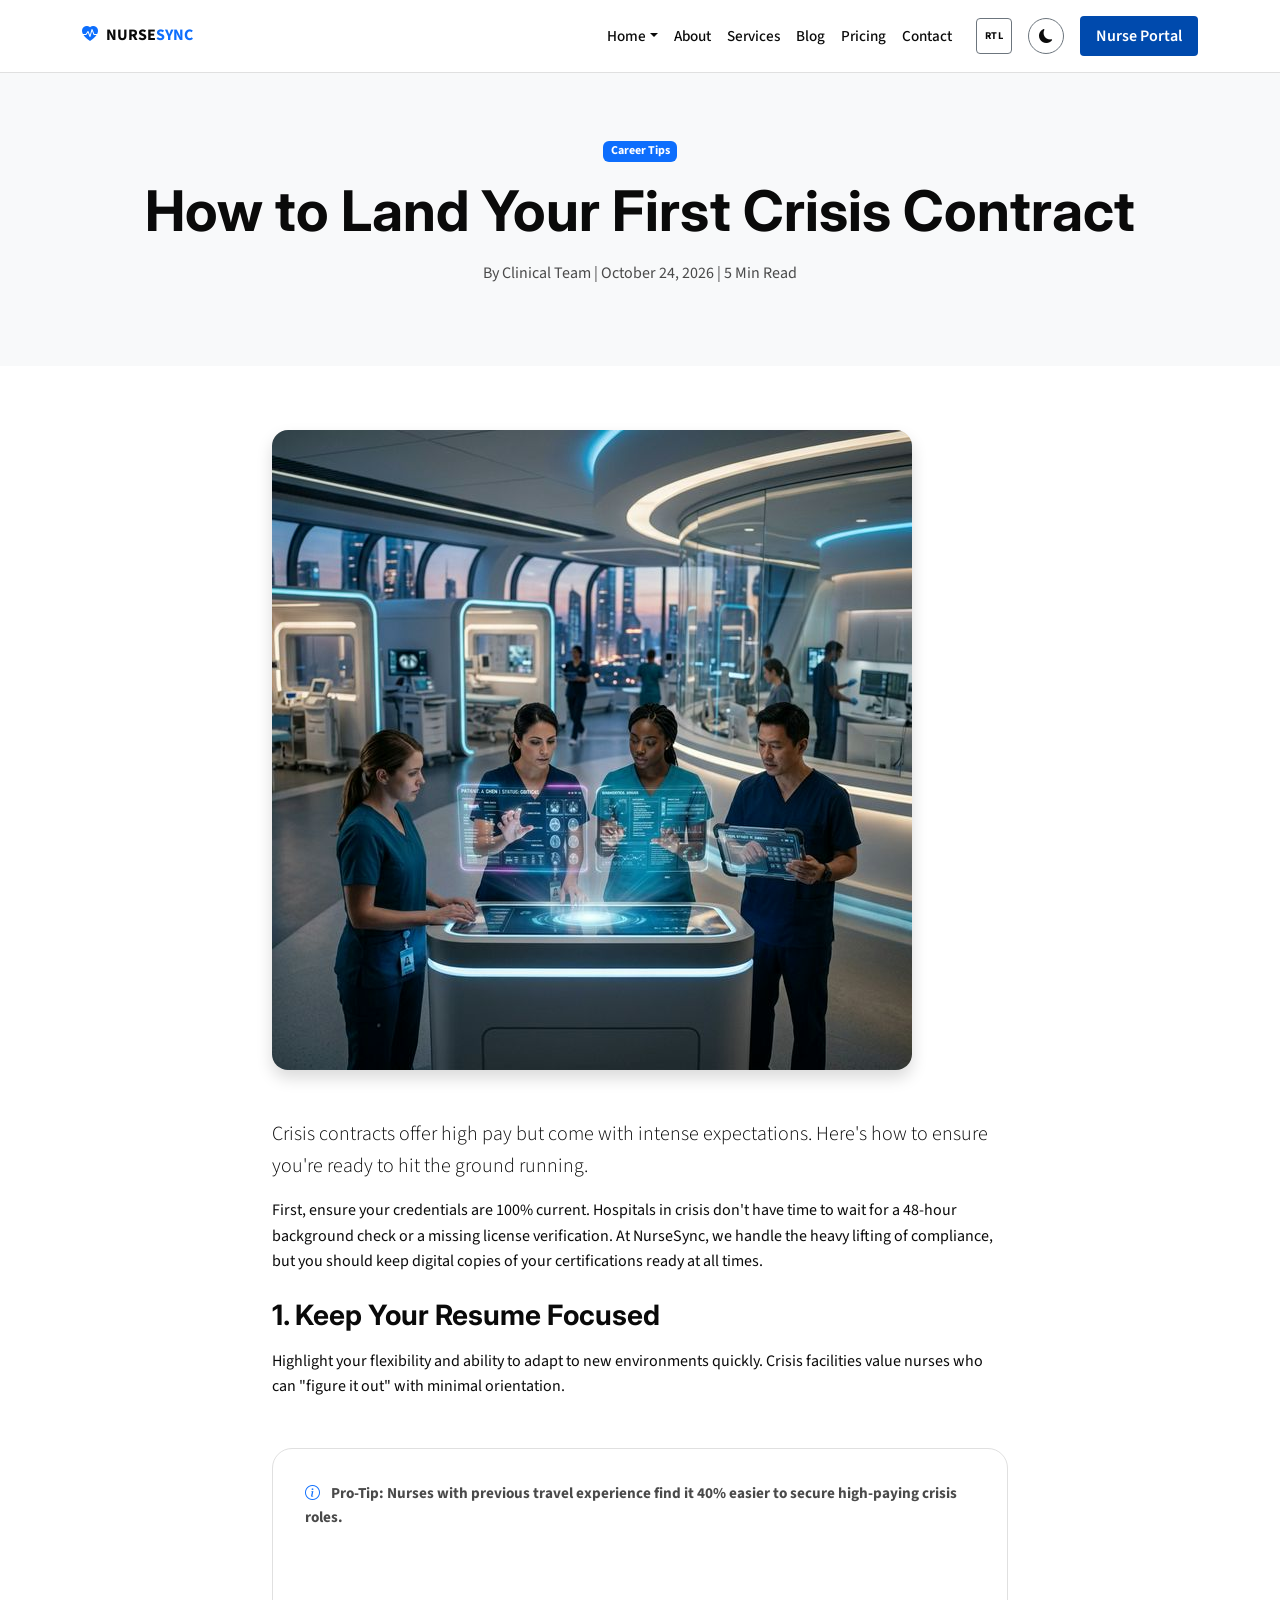
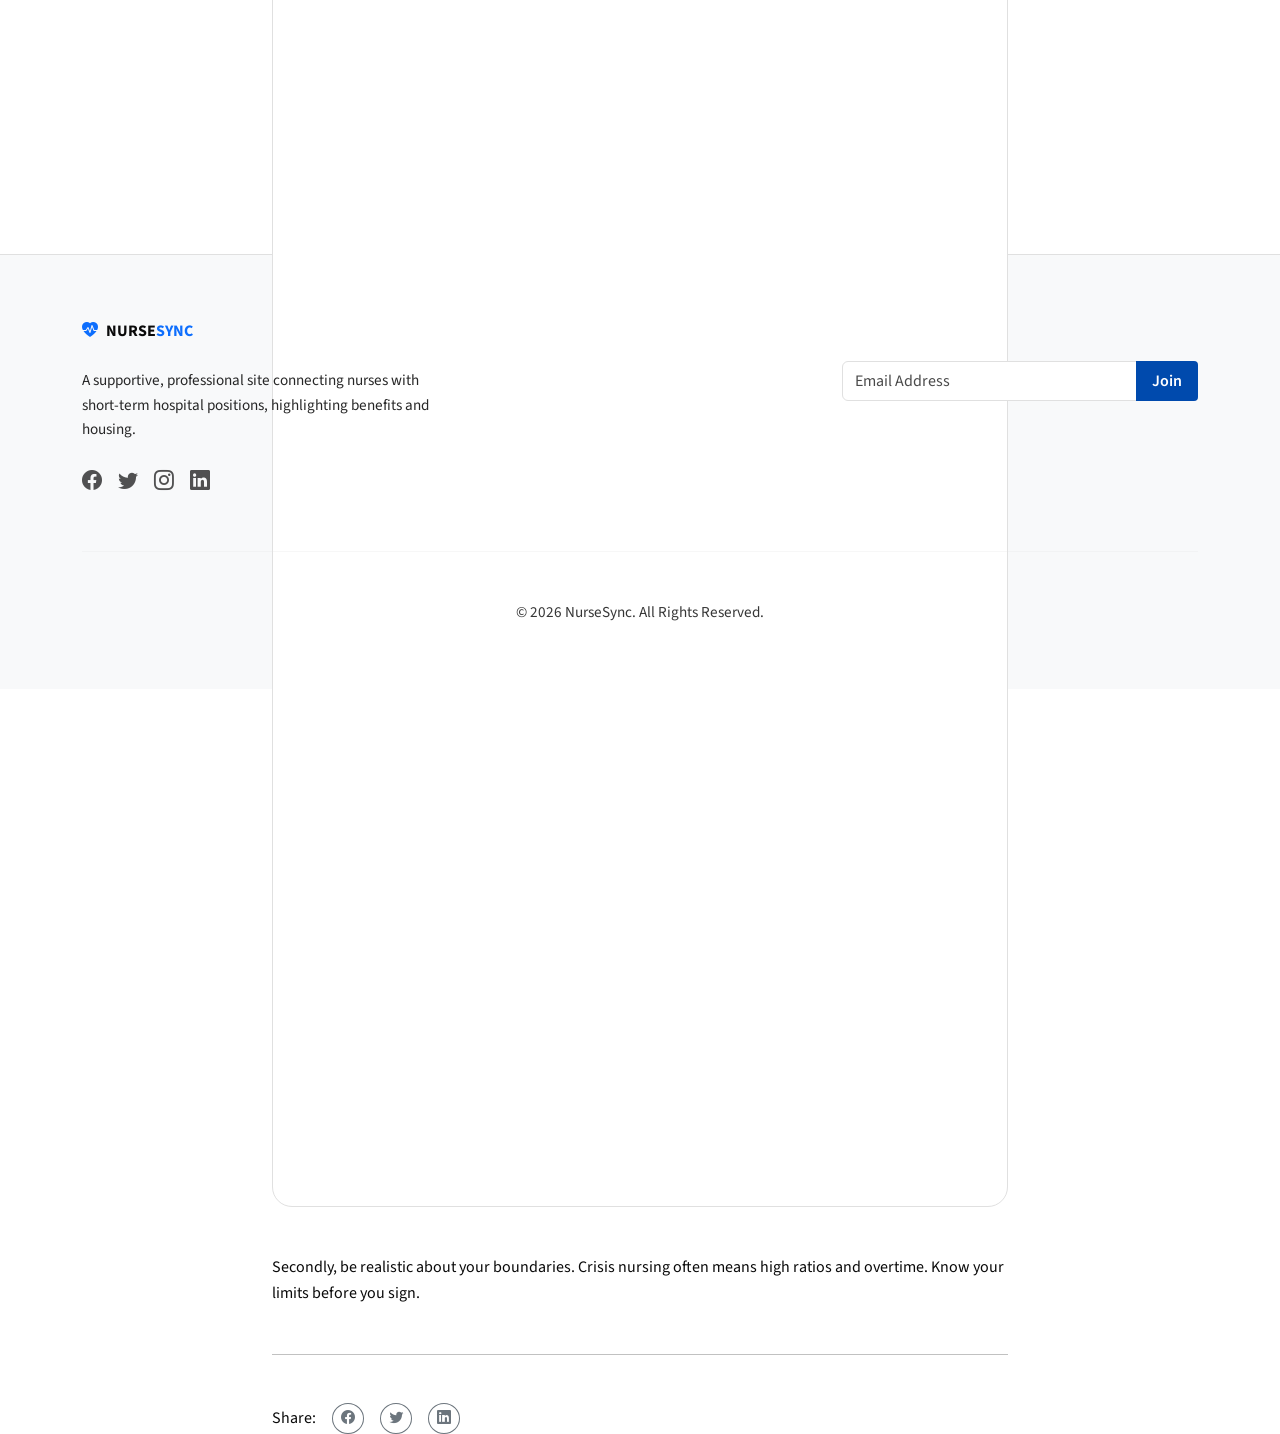
<file: blog-details.html>
<!DOCTYPE html>
<html lang="en" dir="ltr">
<head>
    <meta charset="UTF-8">
    <meta name="viewport" content="width=device-width, initial-scale=1.0">
    <title>Blog Details | NurseSync Insights</title>
    <link rel="icon" type="image/svg+xml" href="assets/images/favicon.svg">
    
    <!-- Google Fonts -->
    <link rel="preconnect" href="https://fonts.googleapis.com">
    <link rel="preconnect" href="https://fonts.gstatic.com" crossorigin>
    <link href="https://fonts.googleapis.com/css2?family=Inter:wght@400;600;700&family=Source+Sans+Pro:wght@400;600&display=swap" rel="stylesheet">
    
    <!-- Bootstrap 5 CSS -->
    <link href="https://cdn.jsdelivr.net/npm/bootstrap@5.3.0/dist/css/bootstrap.min.css" rel="stylesheet">
    <!-- Bootstrap Icons -->
    <link rel="stylesheet" href="https://cdn.jsdelivr.net/npm/bootstrap-icons@1.10.5/font/bootstrap-icons.css">
    
    <!-- Custom CSS -->
    <link rel="stylesheet" href="assets/css/style.css">
</head>
<body>

    <!-- Preloader -->
    <div id="preloader">
        <span class="loader"></span>
    </div>

    <!-- Header / Navbar -->
    <nav class="navbar navbar-expand-lg navbar-custom sticky-top">
        <div class="container">
            <a class="navbar-brand d-flex align-items-center" href="index.html">
                <i class="bi bi-heart-pulse-fill text-primary me-2"></i>
                <span class="fw-bold">NURSE<span class="text-primary">SYNC</span></span>
            </a>
            <button class="navbar-toggler" type="button" data-bs-toggle="offcanvas" data-bs-target="#offcanvasNavbar" aria-controls="offcanvasNavbar">
                <span class="navbar-toggler-icon"></span>
            </button>
            <div class="offcanvas offcanvas-end" tabindex="-1" id="offcanvasNavbar" aria-labelledby="offcanvasNavbarLabel">
                <div class="offcanvas-header">
                    <h5 class="offcanvas-title" id="offcanvasNavbarLabel">NurseSync</h5>
                    <button type="button" class="btn-close" data-bs-dismiss="offcanvas" aria-label="Close"></button>
                </div>
                <div class="offcanvas-body">
                    <ul class="navbar-nav justify-content-end flex-grow-1 pe-3">
                        <li class="nav-item dropdown">
                            <a class="nav-link dropdown-toggle" href="#" role="button" data-bs-toggle="dropdown">Home</a>
                            <ul class="dropdown-menu">
                                <li><a class="dropdown-item" href="index.html">Home Layout 1</a></li>
                                <li><a class="dropdown-item" href="home2.html">Home Layout 2</a></li>
                            </ul>
                        </li>
                        <li class="nav-item"><a class="nav-link" href="about.html">About</a></li>
                        <li class="nav-item"><a class="nav-link" href="services.html">Services</a></li>
                        <li class="nav-item"><a class="nav-link" href="blog.html">Blog</a></li>
                        <li class="nav-item"><a class="nav-link" href="pricing.html">Pricing</a></li>
                        <li class="nav-item"><a class="nav-link" href="contact.html">Contact</a></li>
                    </ul>
                    <div class="d-flex align-items-center gap-3">
                        <button id="rtl-toggle" class="btn btn-outline-secondary btn-sm fw-bold" aria-label="Toggle RTL">RTL</button>
                        <button id="theme-toggle" class="btn btn-outline-secondary btn-sm rounded-circle" aria-label="Toggle Theme">
                            <i class="bi bi-moon-fill"></i>
                        </button>
                        <a href="login.html" class="btn btn-primary-custom">Nurse Portal</a>
                    </div>
                </div>
            </div>
        </div>
    </nav>

    <!-- Blog Header -->
    <section class="section-padding bg-alt">
        <div class="container text-center">
            <span class="badge bg-primary mb-3">Career Tips</span>
            <h1 class="display-4 fw-bold">How to Land Your First Crisis Contract</h1>
            <p class="text-muted">By Clinical Team | October 24, 2026 | 5 Min Read</p>
        </div>
    </section>

    <!-- Post Content -->
    <article class="section-padding">
        <div class="container">
            <div class="row justify-content-center">
                <div class="col-lg-8">
                    <img src="assets/images/future_nursing.png" alt="Blog Image" class="img-fluid rounded-4 mb-5 shadow">
                    <p class="lead">Crisis contracts offer high pay but come with intense expectations. Here's how to ensure you're ready to hit the ground running.</p>
                    <p>First, ensure your credentials are 100% current. Hospitals in crisis don't have time to wait for a 48-hour background check or a missing license verification. At NurseSync, we handle the heavy lifting of compliance, but you should keep digital copies of your certifications ready at all times.</p>
                    <h3 class="mt-4">1. Keep Your Resume Focused</h3>
                    <p>Highlight your flexibility and ability to adapt to new environments quickly. Crisis facilities value nurses who can "figure it out" with minimal orientation.</p>
                    <div class="custom-card bg-alt my-5">
                       <p class="mb-0 fw-bold"><i class="bi bi-info-circle text-primary me-2"></i> Pro-Tip: Nurses with previous travel experience find it 40% easier to secure high-paying crisis roles.</p>
                    </div>
                    <p>Secondly, be realistic about your boundaries. Crisis nursing often means high ratios and overtime. Know your limits before you sign.</p>
                    <hr class="my-5">
                    <div class="share-box d-flex align-items-center gap-3">
                        <span>Share:</span>
                        <a href="#" class="btn btn-sm btn-outline-secondary rounded-circle"><i class="bi bi-facebook"></i></a>
                        <a href="#" class="btn btn-sm btn-outline-secondary rounded-circle"><i class="bi bi-twitter"></i></a>
                        <a href="#" class="btn btn-sm btn-outline-secondary rounded-circle"><i class="bi bi-linkedin"></i></a>
                    </div>
                </div>
            </div>
        </div>
    </article>

    <!-- Footer -->
    <footer class="footer section-padding bg-dark text-white">
        <div class="container">
            <div class="row g-4">
                <div class="col-lg-4 col-md-6">
                    <a class="navbar-brand d-flex align-items-center mb-4 text-white" href="index.html">
                        <i class="bi bi-heart-pulse-fill text-primary me-2"></i>
                        <span class="fw-bold">NURSE<span class="text-primary">SYNC</span></span>
                    </a>
                    <p class="text-muted">A supportive, professional site connecting nurses with short-term hospital positions, highlighting benefits and housing.</p>
                    <div class="d-flex gap-3 mt-4">
                        <a href="#" class="text-white fs-5"><i class="bi bi-facebook"></i></a>
                        <a href="#" class="text-white fs-5"><i class="bi bi-twitter"></i></a>
                        <a href="#" class="text-white fs-5"><i class="bi bi-instagram"></i></a>
                        <a href="#" class="text-white fs-5"><i class="bi bi-linkedin"></i></a>
                    </div>
                </div>
                <div class="col-lg-2 col-md-6">
                    <h5 class="mb-4">Quick Links</h5>
                    <ul class="list-unstyled">
                        <li class="mb-2"><a href="about.html" class="text-white text-decoration-none">About Us</a></li>
                        <li class="mb-2"><a href="services.html" class="text-white text-decoration-none">Services</a></li>
                        <li class="mb-2"><a href="blog.html" class="text-white text-decoration-none">Blog</a></li>
                        <li class="mb-2"><a href="contact.html" class="text-white text-decoration-none">Contact</a></li>
                    </ul>
                </div>
                <div class="col-lg-2 col-md-6">
                    <h5 class="mb-4">Nurse Portal</h5>
                    <ul class="list-unstyled">
                        <li class="mb-2"><a href="login.html" class="text-white text-decoration-none">Login</a></li>
                        <li class="mb-2"><a href="register.html" class="text-white text-decoration-none">Register</a></li>
                        <li class="mb-2"><a href="dashboard.html" class="text-white text-decoration-none">Dashboard</a></li>
                    </ul>
                </div>
                <div class="col-lg-4 col-md-6">
                    <h5 class="mb-4">Newsletter</h5>
                    <form class="needs-validation" novalidate>
                        <div class="input-group mb-3">
                            <input type="email" class="form-control" placeholder="Email Address" required>
                            <button class="btn btn-primary-custom" type="submit">Join</button>
                        </div>
                    </form>
                </div>
            </div>
            <hr class="my-5 border-secondary">
            <div class="text-center text-muted">
                <p class="mb-0">&copy; 2026 NurseSync. All Rights Reserved.</p>
            </div>
        </div>
    </footer>

    <script src="https://cdn.jsdelivr.net/npm/bootstrap@5.3.0/dist/js/bootstrap.bundle.min.js"></script>
    <script src="assets/js/main.js"></script>
</body>
</html>
</file>
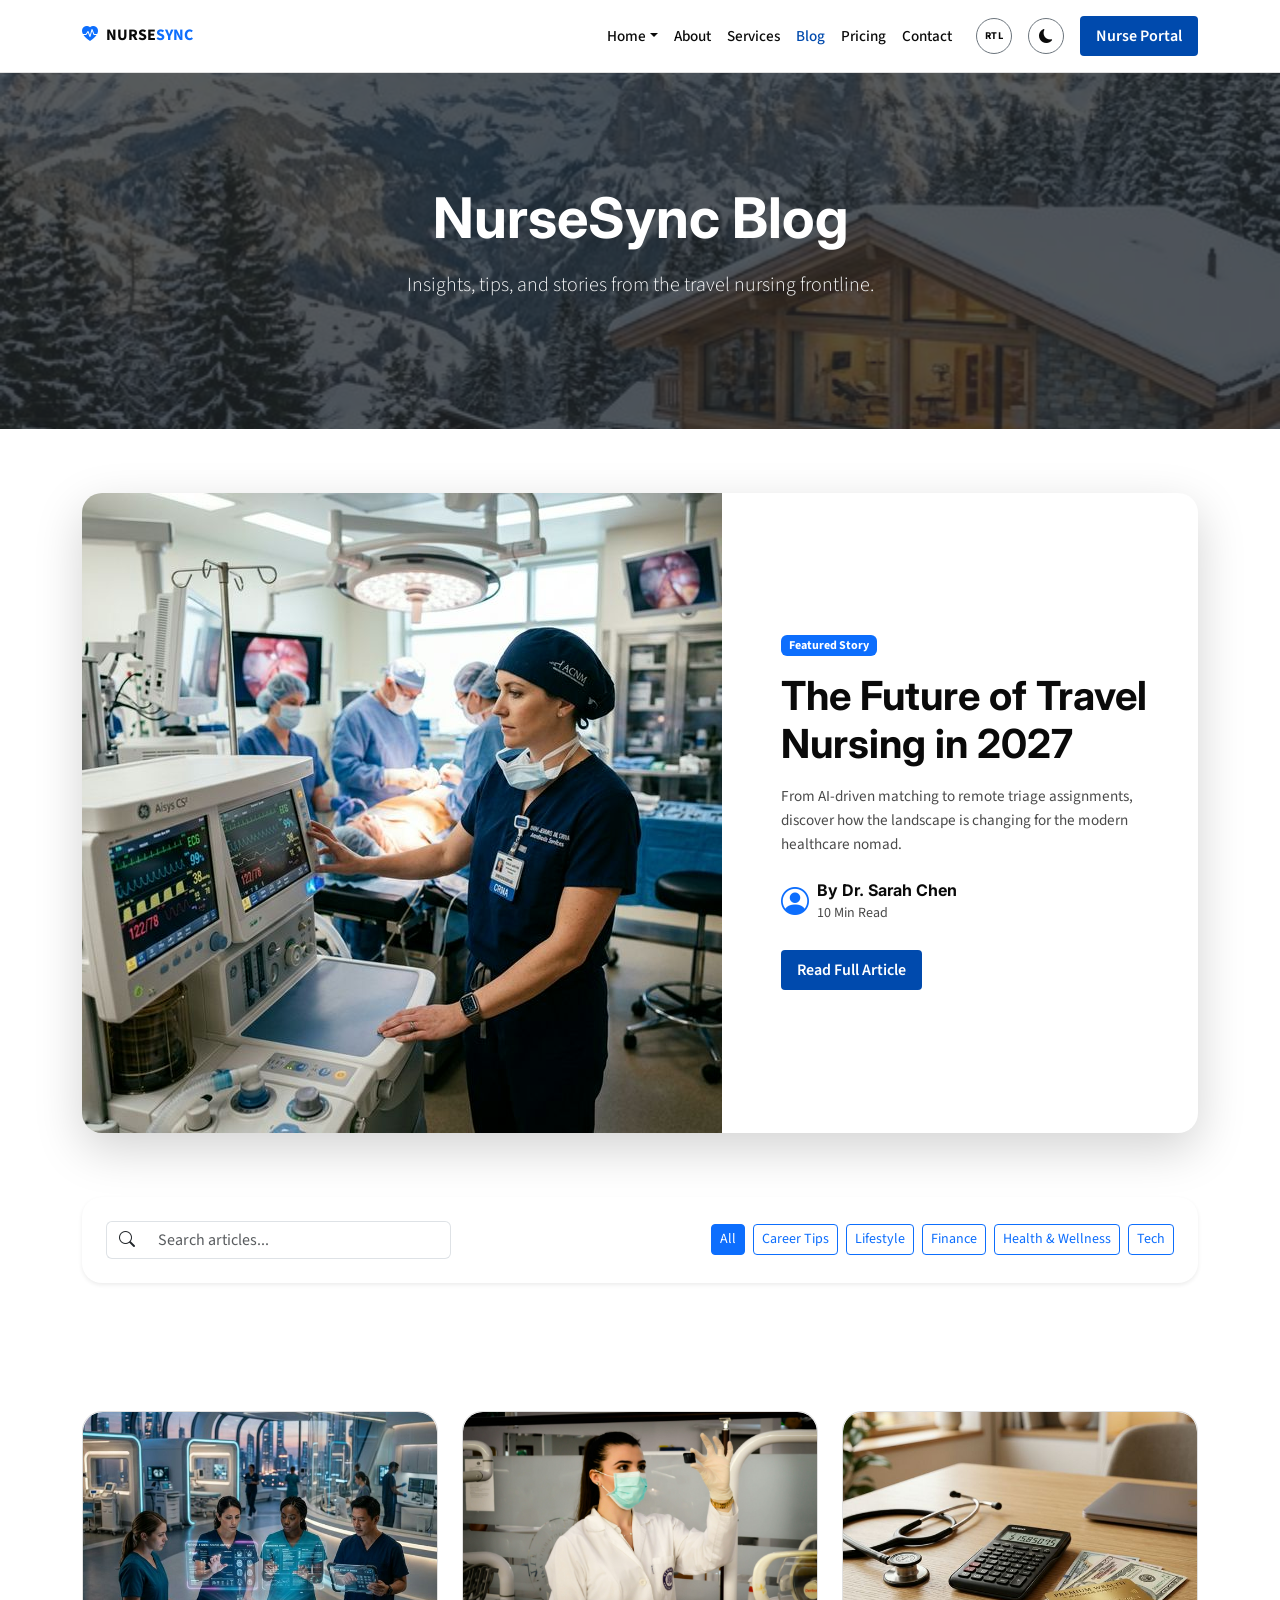
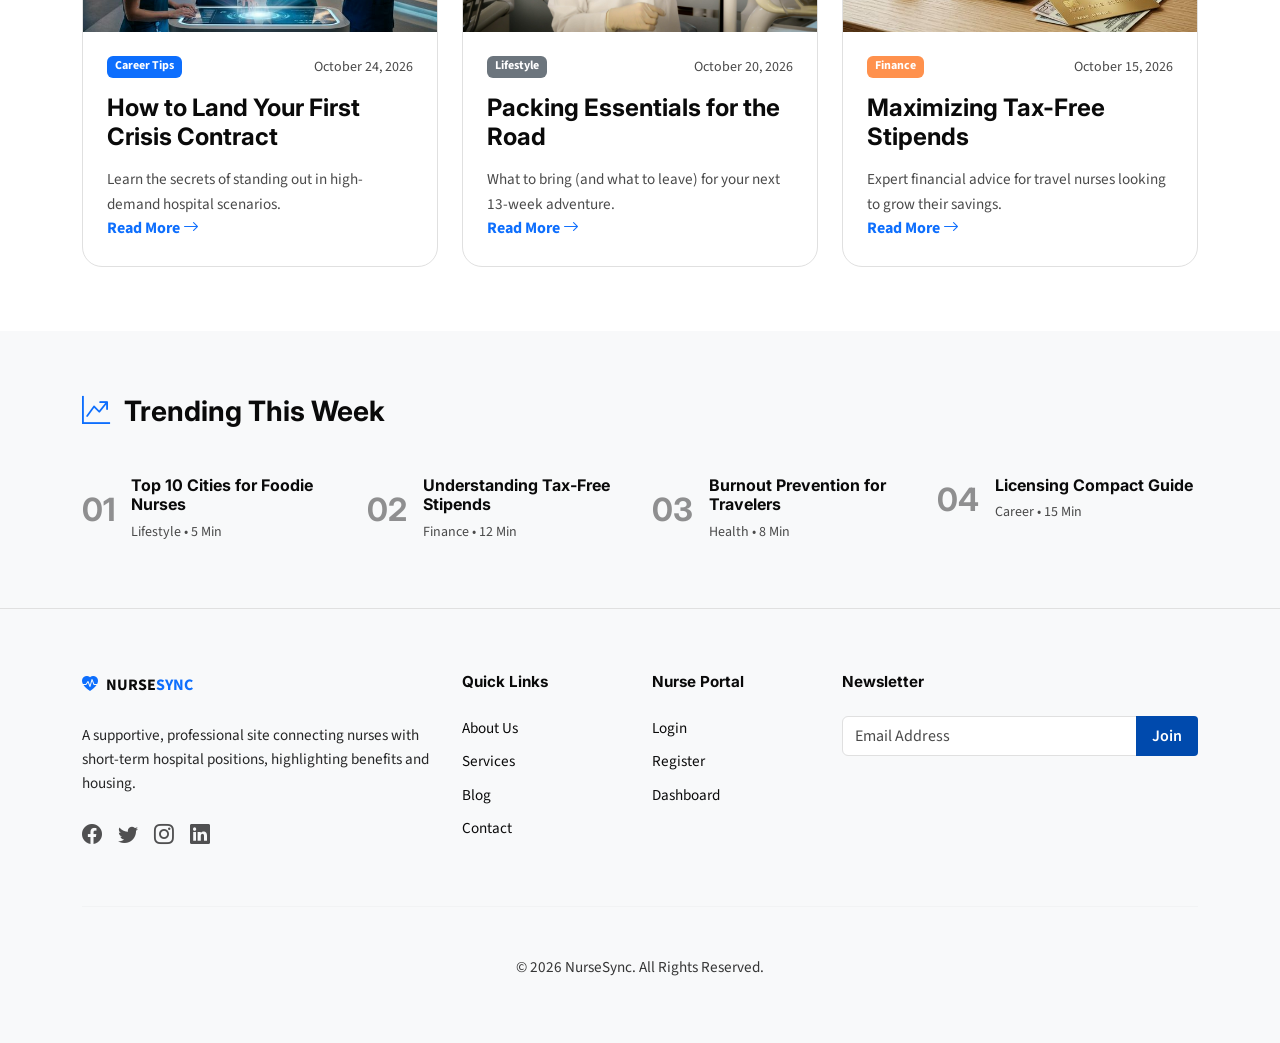
<file: blog.html>
<!DOCTYPE html>
<html lang="en" dir="ltr">
<head>
    <meta charset="UTF-8">
    <meta name="viewport" content="width=device-width, initial-scale=1.0">
    <title>Nursing Insights Blog | NurseSync</title>
    <link rel="icon" type="image/svg+xml" href="assets/images/favicon.svg">
    <meta name="description" content="Stay updated with the latest travel nursing tips, hospital trends, and nurse life stories on the NurseSync blog.">
    
    <!-- Google Fonts -->
    <link rel="preconnect" href="https://fonts.googleapis.com">
    <link rel="preconnect" href="https://fonts.gstatic.com" crossorigin>
    <link href="https://fonts.googleapis.com/css2?family=Inter:wght@400;600;700&family=Source+Sans+Pro:wght@400;600&display=swap" rel="stylesheet">
    
    <!-- Bootstrap 5 CSS -->
    <link href="https://cdn.jsdelivr.net/npm/bootstrap@5.3.0/dist/css/bootstrap.min.css" rel="stylesheet">
    <!-- Bootstrap Icons -->
    <link rel="stylesheet" href="https://cdn.jsdelivr.net/npm/bootstrap-icons@1.10.5/font/bootstrap-icons.css">
    
    <!-- Custom CSS -->
    <link rel="stylesheet" href="assets/css/style.css">
</head>
<body>

    <!-- Preloader -->
    <div id="preloader">
        <span class="loader"></span>
    </div>

    <!-- Header / Navbar -->
    <nav class="navbar navbar-expand-lg navbar-custom sticky-top">
        <div class="container">
            <a class="navbar-brand d-flex align-items-center" href="index.html">
                <i class="bi bi-heart-pulse-fill text-primary me-2"></i>
                <span class="fw-bold">NURSE<span class="text-primary">SYNC</span></span>
            </a>
            <button class="navbar-toggler" type="button" data-bs-toggle="offcanvas" data-bs-target="#offcanvasNavbar" aria-controls="offcanvasNavbar">
                <span class="navbar-toggler-icon"></span>
            </button>
            <div class="offcanvas offcanvas-end" tabindex="-1" id="offcanvasNavbar" aria-labelledby="offcanvasNavbarLabel">
                <div class="offcanvas-header">
                    <h5 class="offcanvas-title" id="offcanvasNavbarLabel">NurseSync</h5>
                    <button type="button" class="btn-close" data-bs-dismiss="offcanvas" aria-label="Close"></button>
                </div>
                <div class="offcanvas-body">
                    <ul class="navbar-nav justify-content-end flex-grow-1 pe-3">
                        <li class="nav-item dropdown">
                            <a class="nav-link dropdown-toggle" href="#" role="button" data-bs-toggle="dropdown">Home</a>
                            <ul class="dropdown-menu">
                                <li><a class="dropdown-item" href="index.html">Home Layout 1</a></li>
                                <li><a class="dropdown-item" href="home2.html">Home Layout 2</a></li>
                            </ul>
                        </li>
                        <li class="nav-item"><a class="nav-link" href="about.html">About</a></li>
                        <li class="nav-item"><a class="nav-link" href="services.html">Services</a></li>
                        <li class="nav-item"><a class="nav-link" href="blog.html">Blog</a></li>
                        <li class="nav-item"><a class="nav-link" href="pricing.html">Pricing</a></li>
                        <li class="nav-item"><a class="nav-link" href="contact.html">Contact</a></li>
                    </ul>
                    <div class="d-flex align-items-center gap-3">
                        <button id="rtl-toggle" class="btn btn-outline-secondary btn-sm rounded-circle d-inline-flex align-items-center justify-content-center" aria-label="Toggle RTL">RTL</button>
                        <button id="theme-toggle" class="btn btn-outline-secondary btn-sm rounded-circle" aria-label="Toggle Theme">
                            <i class="bi bi-moon-fill"></i>
                        </button>
                        <a href="login.html" class="btn btn-primary-custom">Nurse Portal</a>
                    </div>
                </div>
            </div>
        </div>
    </nav>

    <!-- Page Header (Existing) -->
    <section class="section-padding position-relative text-white text-center overflow-hidden" style="background: url('assets/images/winter_travel.png') no-repeat center center / cover;">
        <div class="position-absolute top-0 start-0 w-100 h-100 bg-dark opacity-75"></div>
        <div class="container position-relative z-1 py-5">
            <h1 class="display-4 fw-bold text-white mb-3">NurseSync Blog</h1>
            <p class="lead text-light col-lg-8 mx-auto">Insights, tips, and stories from the travel nursing frontline.</p>
        </div>
    </section>

    <!-- Featured Post Section -->
    <section class="featured-post-section section-padding pb-0">
        <div class="container">
            <div class="custom-card featured-card p-0 overflow-hidden border-0 shadow-lg">
                <div class="row g-0">
                    <div class="col-lg-7">
                        <img src="assets/images/crna_pathway.png" alt="Future of Travel Nursing" class="img-fluid h-100 object-fit-cover">
                    </div>
                    <div class="col-lg-5 p-5 d-flex flex-column justify-content-center">
                        <span class="badge bg-primary mb-3 align-self-start">Featured Story</span>
                        <h2 class="display-6 fw-bold mb-3">The Future of Travel Nursing in 2027</h2>
                        <p class="text-muted mb-4">From AI-driven matching to remote triage assignments, discover how the landscape is changing for the modern healthcare nomad.</p>
                        <div class="d-flex align-items-center mb-4">
                            <i class="bi bi-person-circle fs-3 text-primary me-2"></i>
                            <div>
                                <h6 class="mb-0">By Dr. Sarah Chen</h6>
                                <small class="text-muted">10 Min Read</small>
                            </div>
                        </div>
                        <a href="blog-details.html" class="btn btn-primary-custom align-self-start">Read Full Article</a>
                    </div>
                </div>
            </div>
        </div>
    </section>

    <!-- Search & Categories Bar -->
    <section class="blog-filters section-padding">
        <div class="container">
            <div class="custom-card p-4 bg-alt border-0 shadow-sm">
                <div class="row g-3 align-items-center">
                    <div class="col-lg-4">
                        <div class="input-group">
                            <span class="input-group-text bg-white border-end-0"><i class="bi bi-search"></i></span>
                            <input type="text" class="form-control border-start-0" placeholder="Search articles...">
                        </div>
                    </div>
                    <div class="col-lg-8">
                        <div class="d-flex flex-wrap gap-2 justify-content-lg-end">
                            <button class="btn btn-sm btn-outline-primary active">All</button>
                            <button class="btn btn-sm btn-outline-primary">Career Tips</button>
                            <button class="btn btn-sm btn-outline-primary">Lifestyle</button>
                            <button class="btn btn-sm btn-outline-primary">Finance</button>
                            <button class="btn btn-sm btn-outline-primary">Health & Wellness</button>
                            <button class="btn btn-sm btn-outline-primary">Tech</button>
                        </div>
                    </div>
                </div>
            </div>
        </div>
    </section>

    <!-- Blog Grid -->
    <section class="section-padding">
        <div class="container">
            <div class="row g-4">
                <!-- Post 1 -->
                <div class="col-lg-4 col-md-6">
                    <div class="custom-card h-100 overflow-hidden p-0">
                        <div class="card-image-wrapper">
                            <img src="assets/images/future_nursing.png" alt="Blog Post" class="img-fluid">
                        </div>
                        <div class="p-4 d-flex flex-column flex-grow-1">
                            <div class="d-flex justify-content-between mb-3">
                                <span class="badge bg-primary">Career Tips</span>
                                <small class="text-muted">October 24, 2026</small>
                            </div>
                            <h4>How to Land Your First Crisis Contract</h4>
                            <p class="text-muted text-content">Learn the secrets of standing out in high-demand hospital scenarios.</p>
                            <a href="blog-details.html" class="text-primary text-decoration-none fw-bold mt-auto">Read More <i class="bi bi-arrow-right"></i></a>
                        </div>
                    </div>
                </div>
                <!-- Post 2 -->
                <div class="col-lg-4 col-md-6">
                    <div class="custom-card h-100 overflow-hidden p-0">
                        <div class="card-image-wrapper">
                            <img src="assets/images/packing_essentials.jpg" alt="Packing Essentials for the Road" class="img-fluid">
                        </div>
                        <div class="p-4 d-flex flex-column flex-grow-1">
                            <div class="d-flex justify-content-between mb-3">
                                <span class="badge bg-secondary">Lifestyle</span>
                                <small class="text-muted">October 20, 2026</small>
                            </div>
                            <h4>Packing Essentials for the Road</h4>
                            <p class="text-muted text-content">What to bring (and what to leave) for your next 13-week adventure.</p>
                            <a href="blog-details.html" class="text-primary text-decoration-none fw-bold mt-auto">Read More <i class="bi bi-arrow-right"></i></a>
                        </div>
                    </div>
                </div>
                <!-- Post 3 -->
                <div class="col-lg-4 col-md-6">
                    <div class="custom-card h-100 overflow-hidden p-0">
                        <div class="card-image-wrapper">
                            <img src="assets/images/finance_stipends.png" alt="Blog Post" class="img-fluid">
                        </div>
                        <div class="p-4 d-flex flex-column flex-grow-1">
                            <div class="d-flex justify-content-between mb-3">
                                <span class="badge bg-accent text-white">Finance</span>
                                <small class="text-muted">October 15, 2026</small>
                            </div>
                            <h4>Maximizing Tax-Free Stipends</h4>
                            <p class="text-muted text-content">Expert financial advice for travel nurses looking to grow their savings.</p>
                            <a href="blog-details.html" class="text-primary text-decoration-none fw-bold mt-auto">Read More <i class="bi bi-arrow-right"></i></a>
                        </div>
                    </div>
                </div>
            </div>

        </div>
    </section>
    <!-- Blog Grid (Existing) ends here -->

    <!-- Trending Posts -->
    <section class="trending-posts section-padding bg-alt">
        <div class="container">
            <h3 class="mb-5"><i class="bi bi-graph-up-arrow text-primary me-2"></i> Trending This Week</h3>
            <div class="row g-4">
                <div class="col-lg-3 col-md-6">
                    <div class="d-flex gap-3 align-items-center">
                        <h2 class="text-muted opacity-25 fw-bold mb-0">01</h2>
                        <div>
                            <h6 class="mb-1"><a href="blog-details.html" class="text-decoration-none text-dark">Top 10 Cities for Foodie Nurses</a></h6>
                            <small class="text-muted">Lifestyle • 5 Min</small>
                        </div>
                    </div>
                </div>
                <div class="col-lg-3 col-md-6">
                    <div class="d-flex gap-3 align-items-center">
                        <h2 class="text-muted opacity-25 fw-bold mb-0">02</h2>
                        <div>
                            <h6 class="mb-1"><a href="blog-details.html" class="text-decoration-none text-dark">Understanding Tax-Free Stipends</a></h6>
                            <small class="text-muted">Finance • 12 Min</small>
                        </div>
                    </div>
                </div>
                <div class="col-lg-3 col-md-6">
                    <div class="d-flex gap-3 align-items-center">
                        <h2 class="text-muted opacity-25 fw-bold mb-0">03</h2>
                        <div>
                            <h6 class="mb-1"><a href="blog-details.html" class="text-decoration-none text-dark">Burnout Prevention for Travelers</a></h6>
                            <small class="text-muted">Health • 8 Min</small>
                        </div>
                    </div>
                </div>
                <div class="col-lg-3 col-md-6">
                    <div class="d-flex gap-3 align-items-center">
                        <h2 class="text-muted opacity-25 fw-bold mb-0">04</h2>
                        <div>
                            <h6 class="mb-1"><a href="blog-details.html" class="text-decoration-none text-dark">Licensing Compact Guide</a></h6>
                            <small class="text-muted">Career • 15 Min</small>
                        </div>
                    </div>
                </div>
            </div>
        </div>
    </section>

    <!-- Footer -->
    <footer class="footer section-padding bg-dark text-white">
        <div class="container">
            <div class="row g-4">
                <div class="col-lg-4 col-md-6">
                    <a class="navbar-brand d-flex align-items-center mb-4 text-white" href="index.html">
                        <i class="bi bi-heart-pulse-fill text-primary me-2"></i>
                        <span class="fw-bold">NURSE<span class="text-primary">SYNC</span></span>
                    </a>
                    <p class="text-muted">A supportive, professional site connecting nurses with short-term hospital positions, highlighting benefits and housing.</p>
                    <div class="d-flex gap-3 mt-4">
                        <a href="#" class="text-white fs-5"><i class="bi bi-facebook"></i></a>
                        <a href="#" class="text-white fs-5"><i class="bi bi-twitter"></i></a>
                        <a href="#" class="text-white fs-5"><i class="bi bi-instagram"></i></a>
                        <a href="#" class="text-white fs-5"><i class="bi bi-linkedin"></i></a>
                    </div>
                </div>
                <div class="col-lg-2 col-md-6">
                    <h5 class="mb-4">Quick Links</h5>
                    <ul class="list-unstyled">
                        <li class="mb-2"><a href="about.html" class="text-white text-decoration-none">About Us</a></li>
                        <li class="mb-2"><a href="services.html" class="text-white text-decoration-none">Services</a></li>
                        <li class="mb-2"><a href="blog.html" class="text-white text-decoration-none">Blog</a></li>
                        <li class="mb-2"><a href="contact.html" class="text-white text-decoration-none">Contact</a></li>
                    </ul>
                </div>
                <div class="col-lg-2 col-md-6">
                    <h5 class="mb-4">Nurse Portal</h5>
                    <ul class="list-unstyled">
                        <li class="mb-2"><a href="login.html" class="text-white text-decoration-none">Login</a></li>
                        <li class="mb-2"><a href="register.html" class="text-white text-decoration-none">Register</a></li>
                        <li class="mb-2"><a href="dashboard.html" class="text-white text-decoration-none">Dashboard</a></li>
                    </ul>
                </div>
                <div class="col-lg-4 col-md-6">
                    <h5 class="mb-4">Newsletter</h5>
                    <form class="needs-validation" novalidate>
                        <div class="input-group mb-3">
                            <input type="email" class="form-control" placeholder="Email Address" required>
                            <button class="btn btn-primary-custom" type="submit">Join</button>
                        </div>
                    </form>
                </div>
            </div>
            <hr class="my-5 border-secondary">
            <div class="text-center text-muted">
                <p class="mb-0">&copy; 2026 NurseSync. All Rights Reserved.</p>
            </div>
        </div>
    </footer>

    <!-- Bootstrap JS -->
    <script src="https://cdn.jsdelivr.net/npm/bootstrap@5.3.0/dist/js/bootstrap.bundle.min.js"></script>
    <script src="assets/js/main.js"></script>
</body>
</html>
</file>
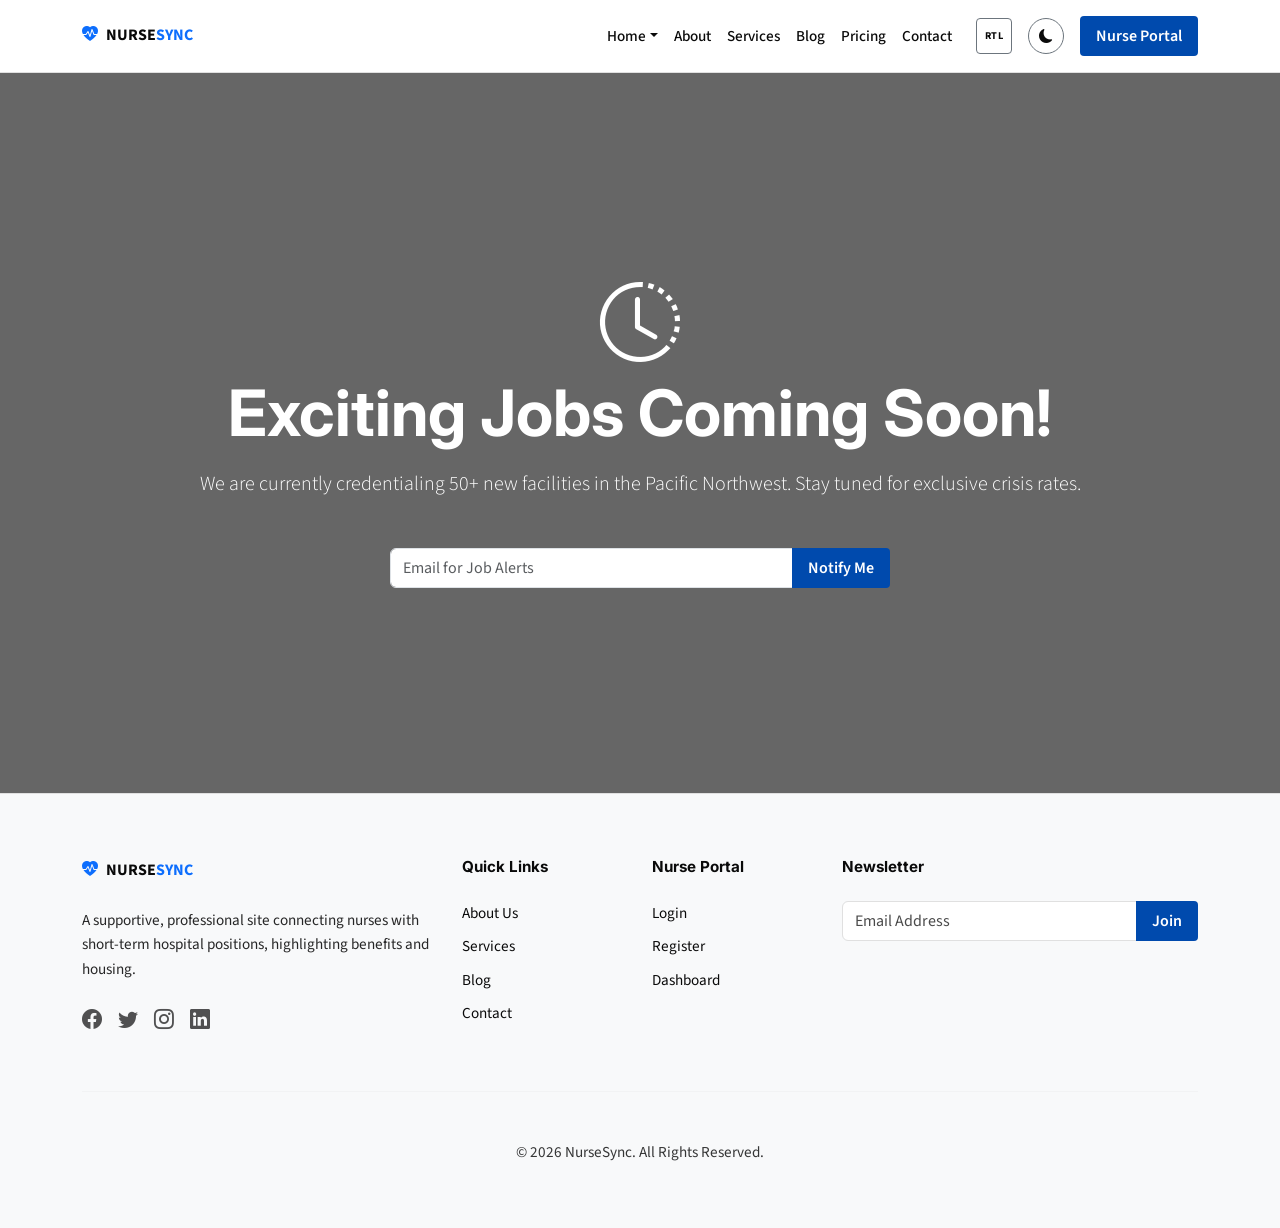
<file: coming-soon.html>
<!DOCTYPE html>
<html lang="en" dir="ltr">
<head>
    <meta charset="UTF-8">
    <meta name="viewport" content="width=device-width, initial-scale=1.0">
    <title>Coming Soon | NurseSync New Facility Launch</title>
    
    <!-- Google Fonts -->
    <link rel="preconnect" href="https://fonts.googleapis.com">
    <link rel="preconnect" href="https://fonts.gstatic.com" crossorigin>
    <link href="https://fonts.googleapis.com/css2?family=Inter:wght@400;600;700&family=Source+Sans+Pro:wght@400;600&display=swap" rel="stylesheet">
    
    <!-- Bootstrap 5 CSS -->
    <link href="https://cdn.jsdelivr.net/npm/bootstrap@5.3.0/dist/css/bootstrap.min.css" rel="stylesheet">
    <!-- Bootstrap Icons -->
    <link rel="stylesheet" href="https://cdn.jsdelivr.net/npm/bootstrap-icons@1.10.5/font/bootstrap-icons.css">
    
    <!-- Custom CSS -->
    <link rel="stylesheet" href="assets/css/style.css">
</head>
<body>

    <!-- Header / Navbar (Standardized) -->
    <nav class="navbar navbar-expand-lg navbar-custom sticky-top">
        <div class="container">
            <a class="navbar-brand d-flex align-items-center" href="index.html">
                <i class="bi bi-heart-pulse-fill text-primary me-2"></i>
                <span class="fw-bold">NURSE<span class="text-primary">SYNC</span></span>
            </a>
            <button class="navbar-toggler" type="button" data-bs-toggle="offcanvas" data-bs-target="#offcanvasNavbar" aria-controls="offcanvasNavbar">
                <span class="navbar-toggler-icon"></span>
            </button>
            <div class="offcanvas offcanvas-end" tabindex="-1" id="offcanvasNavbar" aria-labelledby="offcanvasNavbarLabel">
                <div class="offcanvas-header">
                    <h5 class="offcanvas-title" id="offcanvasNavbarLabel">NurseSync</h5>
                    <button type="button" class="btn-close" data-bs-dismiss="offcanvas" aria-label="Close"></button>
                </div>
                <div class="offcanvas-body">
                    <ul class="navbar-nav justify-content-end flex-grow-1 pe-3">
                        <li class="nav-item dropdown">
                            <a class="nav-link dropdown-toggle" href="#" role="button" data-bs-toggle="dropdown">Home</a>
                            <ul class="dropdown-menu">
                                <li><a class="dropdown-item" href="index.html">Home Layout 1</a></li>
                                <li><a class="dropdown-item" href="home2.html">Home Layout 2</a></li>
                            </ul>
                        </li>
                        <li class="nav-item"><a class="nav-link" href="about.html">About</a></li>
                        <li class="nav-item"><a class="nav-link" href="services.html">Services</a></li>
                        <li class="nav-item"><a class="nav-link" href="blog.html">Blog</a></li>
                        <li class="nav-item"><a class="nav-link" href="pricing.html">Pricing</a></li>
                        <li class="nav-item"><a class="nav-link" href="contact.html">Contact</a></li>
                    </ul>
                    <div class="d-flex align-items-center gap-3">
                        <button id="rtl-toggle" class="btn btn-outline-secondary btn-sm fw-bold" aria-label="Toggle RTL">RTL</button>
                        <button id="theme-toggle" class="btn btn-outline-secondary btn-sm rounded-circle" aria-label="Toggle Theme">
                            <i class="bi bi-moon-fill"></i>
                        </button>
                        <a href="login.html" class="btn btn-primary-custom">Nurse Portal</a>
                    </div>
                </div>
            </div>
        </div>
    </nav>

    <section class="section-padding text-center text-white" style="min-height: 80vh; display: flex; align-items: center; background: linear-gradient(rgba(0,0,0,0.6), rgba(0,0,0,0.6)), url('https://images.unsplash.com/photo-1551076805-e1869033e561?q=80&w=2070&auto=format&fit=crop'); background-size: cover; background-position: center;">
        <div class="container">
            <i class="bi bi-clock-history display-1 mb-4"></i>
            <h1 class="display-3 fw-bold">Exciting Jobs Coming Soon!</h1>
            <p class="lead mb-5 px-lg-5">We are currently credentialing 50+ new facilities in the Pacific Northwest. Stay tuned for exclusive crisis rates.</p>
            
            <form class="needs-validation mx-auto" style="max-width: 500px;" novalidate>
                <div class="input-group">
                    <input type="email" class="form-control" placeholder="Email for Job Alerts" required>
                    <button class="btn btn-primary-custom" type="submit">Notify Me</button>
                </div>
            </form>
        </div>
    </section>

    <!-- Footer (Standardized) -->
    <footer class="footer section-padding bg-dark text-white">
        <div class="container">
            <div class="row g-4">
                <div class="col-lg-4 col-md-6">
                    <a class="navbar-brand d-flex align-items-center mb-4 text-white" href="index.html">
                        <i class="bi bi-heart-pulse-fill text-primary me-2"></i>
                        <span class="fw-bold">NURSE<span class="text-primary">SYNC</span></span>
                    </a>
                    <p class="text-muted">A supportive, professional site connecting nurses with short-term hospital positions, highlighting benefits and housing.</p>
                    <div class="d-flex gap-3 mt-4">
                        <a href="#" class="text-white fs-5"><i class="bi bi-facebook"></i></a>
                        <a href="#" class="text-white fs-5"><i class="bi bi-twitter"></i></a>
                        <a href="#" class="text-white fs-5"><i class="bi bi-instagram"></i></a>
                        <a href="#" class="text-white fs-5"><i class="bi bi-linkedin"></i></a>
                    </div>
                </div>
                <div class="col-lg-2 col-md-6">
                    <h5 class="mb-4">Quick Links</h5>
                    <ul class="list-unstyled">
                        <li class="mb-2"><a href="about.html" class="text-white text-decoration-none">About Us</a></li>
                        <li class="mb-2"><a href="services.html" class="text-white text-decoration-none">Services</a></li>
                        <li class="mb-2"><a href="blog.html" class="text-white text-decoration-none">Blog</a></li>
                        <li class="mb-2"><a href="contact.html" class="text-white text-decoration-none">Contact</a></li>
                    </ul>
                </div>
                <div class="col-lg-2 col-md-6">
                    <h5 class="mb-4">Nurse Portal</h5>
                    <ul class="list-unstyled">
                        <li class="mb-2"><a href="login.html" class="text-white text-decoration-none">Login</a></li>
                        <li class="mb-2"><a href="register.html" class="text-white text-decoration-none">Register</a></li>
                        <li class="mb-2"><a href="dashboard.html" class="text-white text-decoration-none">Dashboard</a></li>
                    </ul>
                </div>
                <div class="col-lg-4 col-md-6">
                    <h5 class="mb-4">Newsletter</h5>
                    <form class="needs-validation" novalidate>
                        <div class="input-group mb-3">
                            <input type="email" class="form-control" placeholder="Email Address" required>
                            <button class="btn btn-primary-custom" type="submit">Join</button>
                        </div>
                    </form>
                </div>
            </div>
            <hr class="my-5 border-secondary">
            <div class="text-center text-muted">
                <p class="mb-0">&copy; 2026 NurseSync. All Rights Reserved.</p>
            </div>
        </div>
    </footer>

    <!-- Bootstrap JS -->
    <script src="https://cdn.jsdelivr.net/npm/bootstrap@5.3.0/dist/js/bootstrap.bundle.min.js"></script>
    <script src="assets/js/main.js"></script>
</body>
</html>
</file>
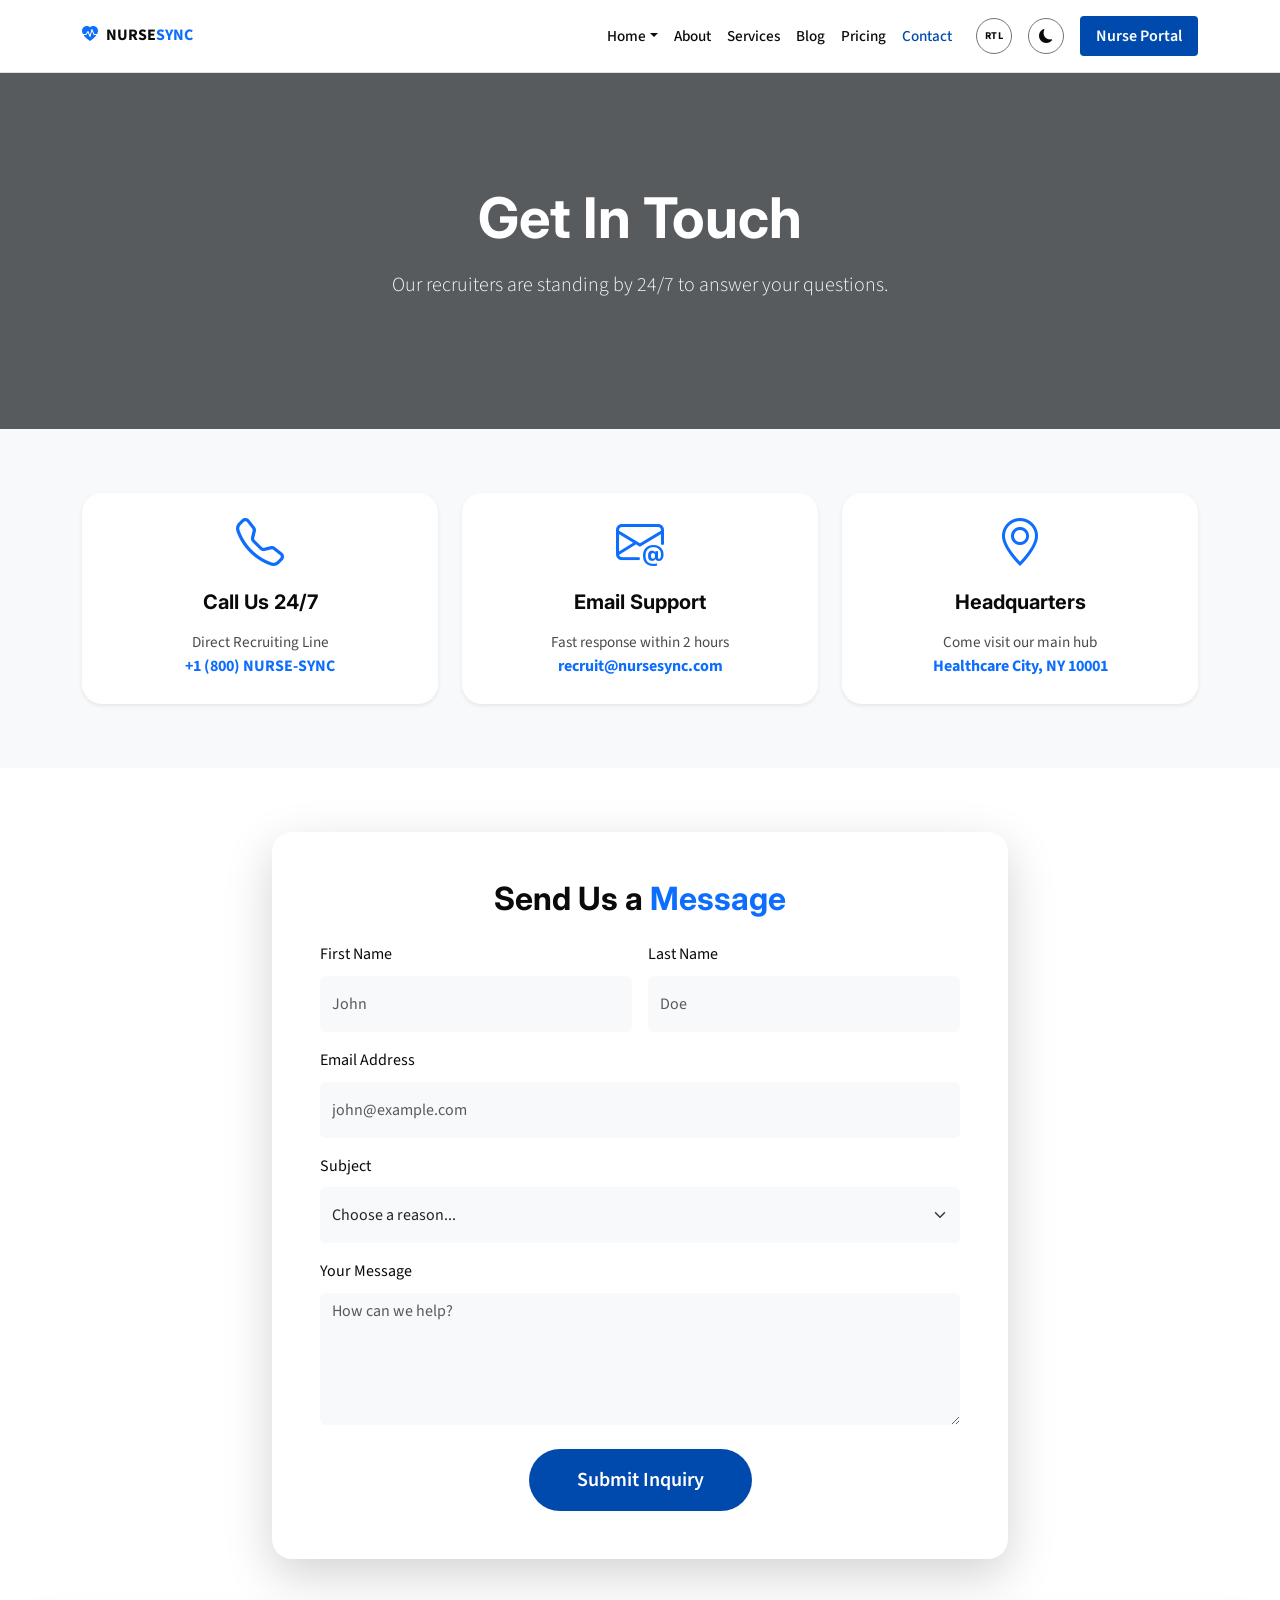
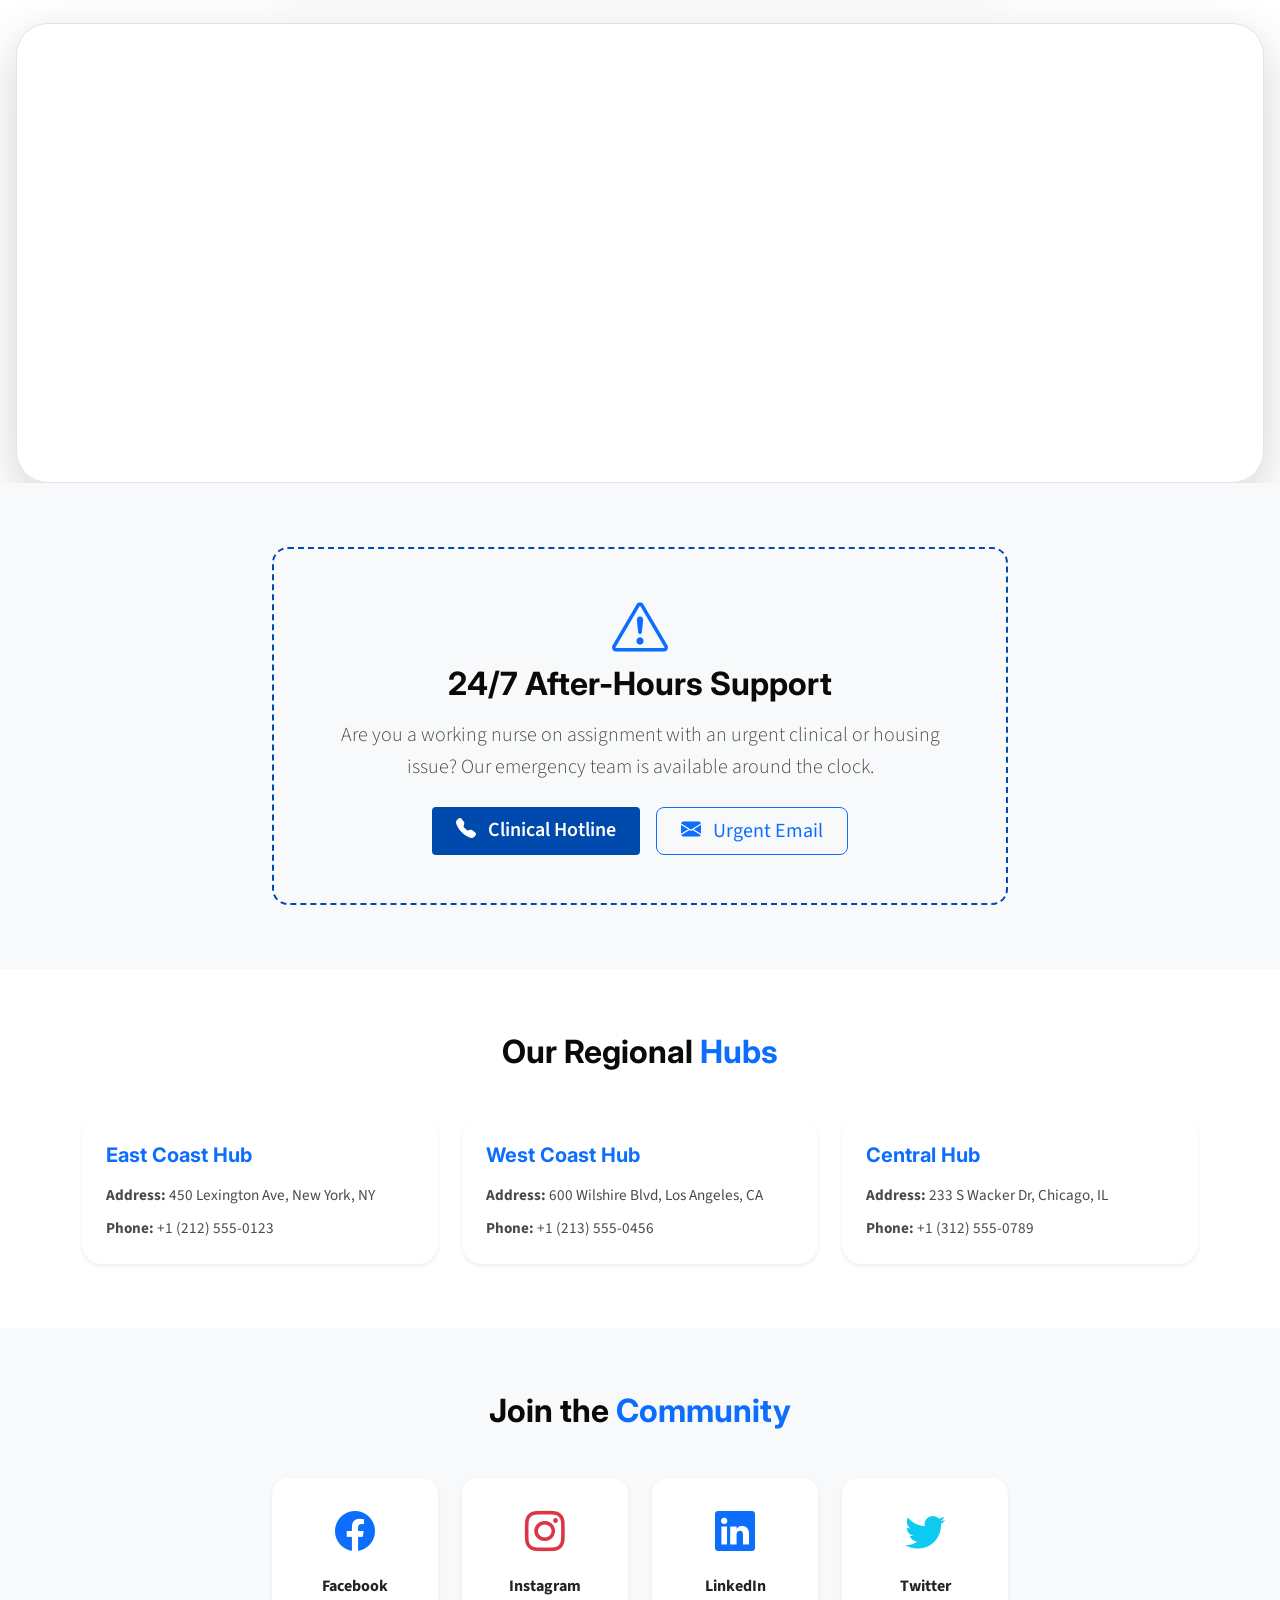
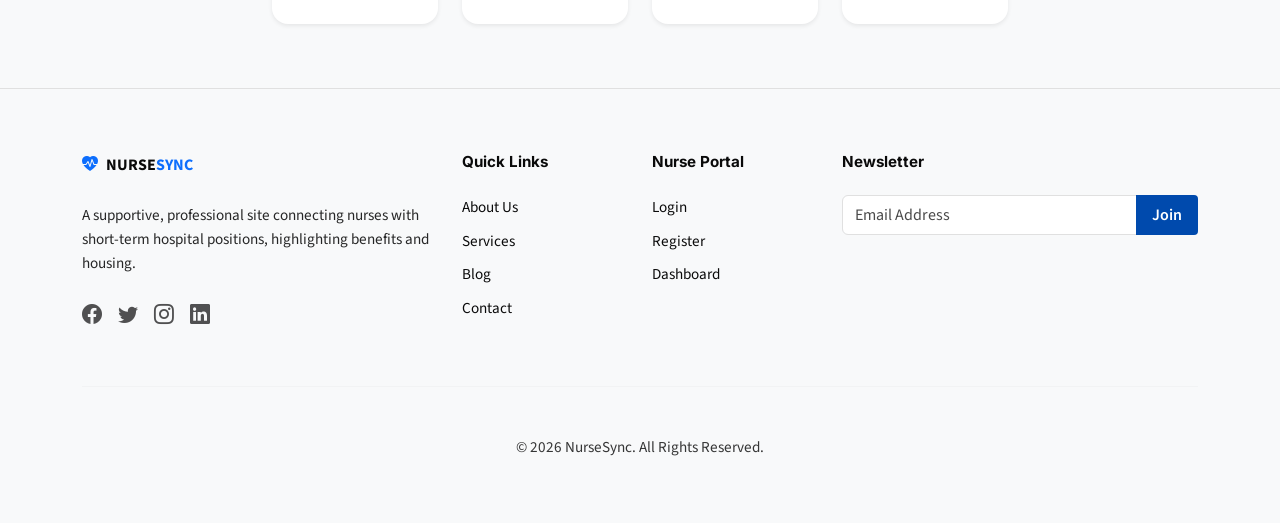
<file: contact.html>
<!DOCTYPE html>
<html lang="en" dir="ltr">
<head>
    <meta charset="UTF-8">
    <meta name="viewport" content="width=device-width, initial-scale=1.0">
    <title>Contact Us | NurseSync Travel Nursing</title>
    <link rel="icon" type="image/svg+xml" href="assets/images/favicon.svg">
    
    <!-- Google Fonts -->
    <link rel="preconnect" href="https://fonts.googleapis.com">
    <link rel="preconnect" href="https://fonts.gstatic.com" crossorigin>
    <link href="https://fonts.googleapis.com/css2?family=Inter:wght@400;600;700&family=Source+Sans+Pro:wght@400;600&display=swap" rel="stylesheet">
    
    <!-- Bootstrap 5 CSS -->
    <link href="https://cdn.jsdelivr.net/npm/bootstrap@5.3.0/dist/css/bootstrap.min.css" rel="stylesheet">
    <!-- Bootstrap Icons -->
    <link rel="stylesheet" href="https://cdn.jsdelivr.net/npm/bootstrap-icons@1.10.5/font/bootstrap-icons.css">
    
    <!-- Custom CSS -->
    <link rel="stylesheet" href="assets/css/style.css">
</head>
<body>

    <!-- Preloader -->
    <div id="preloader">
        <span class="loader"></span>
    </div>

    <!-- Header / Navbar -->
    <nav class="navbar navbar-expand-lg navbar-custom sticky-top">
        <div class="container">
            <a class="navbar-brand d-flex align-items-center" href="index.html">
                <i class="bi bi-heart-pulse-fill text-primary me-2"></i>
                <span class="fw-bold">NURSE<span class="text-primary">SYNC</span></span>
            </a>
            <button class="navbar-toggler" type="button" data-bs-toggle="offcanvas" data-bs-target="#offcanvasNavbar" aria-controls="offcanvasNavbar">
                <span class="navbar-toggler-icon"></span>
            </button>
            <div class="offcanvas offcanvas-end" tabindex="-1" id="offcanvasNavbar" aria-labelledby="offcanvasNavbarLabel">
                <div class="offcanvas-header">
                    <h5 class="offcanvas-title" id="offcanvasNavbarLabel">NurseSync</h5>
                    <button type="button" class="btn-close" data-bs-dismiss="offcanvas" aria-label="Close"></button>
                </div>
                <div class="offcanvas-body">
                    <ul class="navbar-nav justify-content-end flex-grow-1 pe-3">
                        <li class="nav-item dropdown">
                            <a class="nav-link dropdown-toggle" href="#" role="button" data-bs-toggle="dropdown">Home</a>
                            <ul class="dropdown-menu">
                                <li><a class="dropdown-item" href="index.html">Home Layout 1</a></li>
                                <li><a class="dropdown-item" href="home2.html">Home Layout 2</a></li>
                            </ul>
                        </li>
                        <li class="nav-item"><a class="nav-link" href="about.html">About</a></li>
                        <li class="nav-item"><a class="nav-link" href="services.html">Services</a></li>
                        <li class="nav-item"><a class="nav-link" href="blog.html">Blog</a></li>
                        <li class="nav-item"><a class="nav-link" href="pricing.html">Pricing</a></li>
                        <li class="nav-item"><a class="nav-link" href="contact.html">Contact</a></li>
                    </ul>
                    <div class="d-flex align-items-center gap-3">
                        <button id="rtl-toggle" class="btn btn-outline-secondary btn-sm rounded-circle d-inline-flex align-items-center justify-content-center" aria-label="Toggle RTL">RTL</button>
                        <button id="theme-toggle" class="btn btn-outline-secondary btn-sm rounded-circle" aria-label="Toggle Theme">
                            <i class="bi bi-moon-fill"></i>
                        </button>
                        <a href="login.html" class="btn btn-primary-custom">Nurse Portal</a>
                    </div>
                </div>
            </div>
        </div>
    </nav>

    <!-- Page Header -->
    <section class="section-padding position-relative text-white text-center overflow-hidden" style="background: url('https://images.unsplash.com/photo-1576091160399-112ba8d25d1d?q=80&w=2070&auto=format&fit=crop') no-repeat center center / cover;">
        <div class="position-absolute top-0 start-0 w-100 h-100 bg-dark opacity-75"></div>
        <div class="container position-relative z-1 py-5">
            <h1 class="display-4 fw-bold text-white mb-3">Get In Touch</h1>
            <p class="lead text-light col-lg-8 mx-auto">Our recruiters are standing by 24/7 to answer your questions.</p>
        </div>
    </section>

    <!-- Quick Contact Cards -->
    <section class="section-padding bg-light">
        <div class="container">
            <div class="row g-4 text-center">
                <div class="col-md-4">
                    <div class="custom-card p-4 border-0 shadow-sm h-100">
                        <i class="bi bi-telephone display-5 text-primary mb-3"></i>
                        <h5>Call Us 24/7</h5>
                        <p class="text-muted">Direct Recruiting Line</p>
                        <a href="tel:1-800-687-7379" class="text-primary text-decoration-none fw-bold">+1 (800) NURSE-SYNC</a>
                    </div>
                </div>
                <div class="col-md-4">
                    <div class="custom-card p-4 border-0 shadow-sm h-100">
                        <i class="bi bi-envelope-at display-5 text-primary mb-3"></i>
                        <h5>Email Support</h5>
                        <p class="text-muted">Fast response within 2 hours</p>
                        <a href="mailto:recruit@nursesync.com" class="text-primary text-decoration-none fw-bold">recruit@nursesync.com</a>
                    </div>
                </div>
                <div class="col-md-4">
                    <div class="custom-card p-4 border-0 shadow-sm h-100">
                        <i class="bi bi-geo-alt display-5 text-primary mb-3"></i>
                        <h5>Headquarters</h5>
                        <p class="text-muted">Come visit our main hub</p>
                        <span class="text-primary fw-bold">Healthcare City, NY 10001</span>
                    </div>
                </div>
            </div>
        </div>
    </section>

    <!-- Message Form Section -->
    <section class="section-padding">
        <div class="container">
            <div class="row justify-content-center">
                <div class="col-lg-8">
                    <div class="custom-card p-5 border-0 shadow-lg">
                        <h2 class="text-center mb-4">Send Us a <span class="text-primary">Message</span></h2>
                        <form class="needs-validation" novalidate>
                            <div class="row g-3">
                                <div class="col-md-6">
                                    <label class="form-label">First Name</label>
                                    <input type="text" class="form-control bg-light border-0 py-3" placeholder="John" required>
                                </div>
                                <div class="col-md-6">
                                    <label class="form-label">Last Name</label>
                                    <input type="text" class="form-control bg-light border-0 py-3" placeholder="Doe" required>
                                </div>
                                <div class="col-12">
                                    <label class="form-label">Email Address</label>
                                    <input type="email" class="form-control bg-light border-0 py-3" placeholder="john@example.com" required>
                                </div>
                                <div class="col-12">
                                    <label class="form-label">Subject</label>
                                    <select class="form-select bg-light border-0 py-3" required>
                                        <option value="" selected disabled>Choose a reason...</option>
                                        <option>General Inquiry</option>
                                        <option>Application Support</option>
                                        <option>Housing Questions</option>
                                        <option>Payroll Issues</option>
                                    </select>
                                </div>
                                <div class="col-12">
                                    <label class="form-label">Your Message</label>
                                    <textarea class="form-control bg-light border-0" rows="5" placeholder="How can we help?" required></textarea>
                                </div>
                                <div class="col-12 text-center mt-4">
                                    <button type="submit" class="btn btn-primary-custom btn-lg px-5 py-3 rounded-pill">Submit Inquiry</button>
                                </div>
                            </div>
                        </form>
                    </div>
                </div>
            </div>
        </div>
    </section>

    <!-- Interactive Map Section -->
    <section class="map-section px-3">
        <div class="container-fluid p-0">
            <div class="rounded-5 overflow-hidden shadow-lg border">
                <iframe src="https://www.google.com/maps/embed?pb=!1m18!1m12!1m3!1d3022.1422937950147!2d-73.98731968459418!3d40.75889497932677!2m3!1f0!2f0!3f0!3m2!1i1024!2i768!4f13.1!3m3!1m2!1s0x89c25855c6480299%3A0x55194ec5a1ae072e!2sTimes%20Square!5e0!3m2!1sen!2sus!4v1625585123456!5m2!1sen!2sus" width="100%" height="450" style="border:0;" allowfullscreen="" loading="lazy"></iframe>
            </div>
        </div>
    </section>

    <!-- Emergency Support -->
    <section class="emergency-support section-padding bg-alt">
        <div class="container text-center">
            <div class="row justify-content-center">
                <div class="col-lg-8">
                    <div class="p-5 border-dashed rounded-4">
                        <i class="bi bi-exclamation-triangle display-4 text-primary mb-3"></i>
                        <h2 class="fw-bold">24/7 After-Hours Support</h2>
                        <p class="lead text-muted mb-4">Are you a working nurse on assignment with an urgent clinical or housing issue? Our emergency team is available around the clock.</p>
                        <div class="d-flex flex-wrap justify-content-center gap-3">
                            <a href="tel:1-800-555-0199" class="btn btn-primary-custom btn-lg px-4"><i class="bi bi-telephone-fill me-2"></i> Clinical Hotline</a>
                            <a href="mailto:support@nursesync.com" class="btn btn-outline-primary btn-lg px-4"><i class="bi bi-envelope-fill me-2"></i> Urgent Email</a>
                        </div>
                    </div>
                </div>
            </div>
        </div>
    </section>

    <!-- Regional Offices -->
    <section class="office-locations section-padding">
        <div class="container text-center">
            <h2 class="mb-5">Our Regional <span class="text-primary">Hubs</span></h2>
            <div class="row g-4 text-start">
                <div class="col-lg-4">
                    <div class="custom-card p-4 h-100 shadow-sm border-0">
                        <h5 class="text-primary mb-3">East Coast Hub</h5>
                        <p class="mb-2"><strong>Address:</strong> 450 Lexington Ave, New York, NY</p>
                        <p class="mb-0"><strong>Phone:</strong> +1 (212) 555-0123</p>
                    </div>
                </div>
                <div class="col-lg-4">
                    <div class="custom-card p-4 h-100 shadow-sm border-0">
                        <h5 class="text-primary mb-3">West Coast Hub</h5>
                        <p class="mb-2"><strong>Address:</strong> 600 Wilshire Blvd, Los Angeles, CA</p>
                        <p class="mb-0"><strong>Phone:</strong> +1 (213) 555-0456</p>
                    </div>
                </div>
                <div class="col-lg-4">
                    <div class="custom-card p-4 h-100 shadow-sm border-0">
                        <h5 class="text-primary mb-3">Central Hub</h5>
                        <p class="mb-2"><strong>Address:</strong> 233 S Wacker Dr, Chicago, IL</p>
                        <p class="mb-0"><strong>Phone:</strong> +1 (312) 555-0789</p>
                    </div>
                </div>
            </div>
        </div>
    </section>

    <!-- Social Connect -->
    <section class="social-connect section-padding bg-alt">
        <div class="container text-center">
            <h2 class="mb-5">Join the <span class="text-primary">Community</span></h2>
            <div class="row g-4 justify-content-center">
                <div class="col-lg-2 col-md-4 col-6">
                    <a href="#" class="social-card p-4 d-block text-decoration-none shadow-sm rounded-4 bg-white">
                        <i class="bi bi-facebook fs-1 text-primary"></i>
                        <p class="mt-2 text-dark fw-bold mb-0">Facebook</p>
                    </a>
                </div>
                <div class="col-lg-2 col-md-4 col-6">
                    <a href="#" class="social-card p-4 d-block text-decoration-none shadow-sm rounded-4 bg-white">
                        <i class="bi bi-instagram fs-1 text-danger"></i>
                        <p class="mt-2 text-dark fw-bold mb-0">Instagram</p>
                    </a>
                </div>
                <div class="col-lg-2 col-md-4 col-6">
                    <a href="#" class="social-card p-4 d-block text-decoration-none shadow-sm rounded-4 bg-white">
                        <i class="bi bi-linkedin fs-1 text-primary-custom"></i>
                        <p class="mt-2 text-dark fw-bold mb-0">LinkedIn</p>
                    </a>
                </div>
                <div class="col-lg-2 col-md-4 col-6">
                    <a href="#" class="social-card p-4 d-block text-decoration-none shadow-sm rounded-4 bg-white">
                        <i class="bi bi-twitter fs-1 text-info"></i>
                        <p class="mt-2 text-dark fw-bold mb-0">Twitter</p>
                    </a>
                </div>
            </div>
        </div>
    </section>

    <!-- Footer -->
    <footer class="footer section-padding bg-dark text-white">
        <div class="container">
            <div class="row g-4">
                <div class="col-lg-4 col-md-6">
                    <a class="navbar-brand d-flex align-items-center mb-4 text-white" href="index.html">
                        <i class="bi bi-heart-pulse-fill text-primary me-2"></i>
                        <span class="fw-bold">NURSE<span class="text-primary">SYNC</span></span>
                    </a>
                    <p class="text-muted">A supportive, professional site connecting nurses with short-term hospital positions, highlighting benefits and housing.</p>
                    <div class="d-flex gap-3 mt-4">
                        <a href="#" class="text-white fs-5"><i class="bi bi-facebook"></i></a>
                        <a href="#" class="text-white fs-5"><i class="bi bi-twitter"></i></a>
                        <a href="#" class="text-white fs-5"><i class="bi bi-instagram"></i></a>
                        <a href="#" class="text-white fs-5"><i class="bi bi-linkedin"></i></a>
                    </div>
                </div>
                <div class="col-lg-2 col-md-6">
                    <h5 class="mb-4">Quick Links</h5>
                    <ul class="list-unstyled">
                        <li class="mb-2"><a href="about.html" class="text-white text-decoration-none">About Us</a></li>
                        <li class="mb-2"><a href="services.html" class="text-white text-decoration-none">Services</a></li>
                        <li class="mb-2"><a href="blog.html" class="text-white text-decoration-none">Blog</a></li>
                        <li class="mb-2"><a href="contact.html" class="text-white text-decoration-none">Contact</a></li>
                    </ul>
                </div>
                <div class="col-lg-2 col-md-6">
                    <h5 class="mb-4">Nurse Portal</h5>
                    <ul class="list-unstyled">
                        <li class="mb-2"><a href="login.html" class="text-white text-decoration-none">Login</a></li>
                        <li class="mb-2"><a href="register.html" class="text-white text-decoration-none">Register</a></li>
                        <li class="mb-2"><a href="dashboard.html" class="text-white text-decoration-none">Dashboard</a></li>
                    </ul>
                </div>
                <div class="col-lg-4 col-md-6">
                    <h5 class="mb-4">Newsletter</h5>
                    <form class="needs-validation" novalidate>
                        <div class="input-group mb-3">
                            <input type="email" class="form-control" placeholder="Email Address" required>
                            <button class="btn btn-primary-custom" type="submit">Join</button>
                        </div>
                    </form>
                </div>
            </div>
            <hr class="my-5 border-secondary">
            <div class="text-center text-muted">
                <p class="mb-0">&copy; 2026 NurseSync. All Rights Reserved.</p>
            </div>
        </div>
    </footer>

    <script src="https://cdn.jsdelivr.net/npm/bootstrap@5.3.0/dist/js/bootstrap.bundle.min.js"></script>
    <script src="assets/js/main.js"></script>
</body>
</html>
</file>
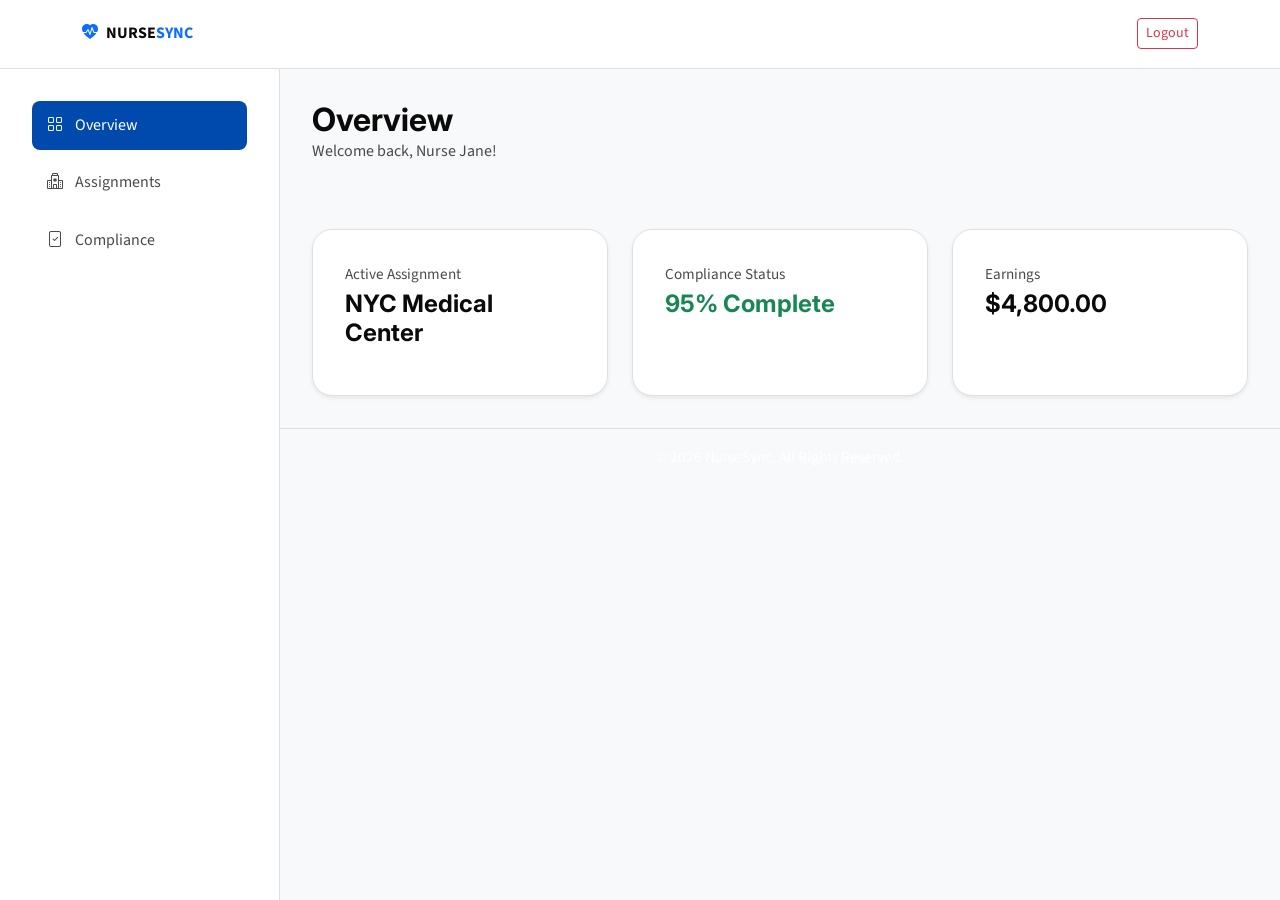
<file: dashboard.html>
<!DOCTYPE html>
<html lang="en" dir="ltr">
<head>
    <meta charset="UTF-8">
    <meta name="viewport" content="width=device-width, initial-scale=1.0">
    <title>Nurse Dashboard | NurseSync</title>
    <link rel="icon" type="image/svg+xml" href="assets/images/favicon.svg">
    
    <!-- Google Fonts -->
    <link rel="preconnect" href="https://fonts.googleapis.com">
    <link rel="preconnect" href="https://fonts.gstatic.com" crossorigin>
    <link href="https://fonts.googleapis.com/css2?family=Inter:wght@400;600;700&family=Source+Sans+Pro:wght@400;600&display=swap" rel="stylesheet">
    
    <!-- Bootstrap 5 CSS -->
    <link href="https://cdn.jsdelivr.net/npm/bootstrap@5.3.0/dist/css/bootstrap.min.css" rel="stylesheet">
    <!-- Bootstrap Icons -->
    <link rel="stylesheet" href="https://cdn.jsdelivr.net/npm/bootstrap-icons@1.10.5/font/bootstrap-icons.css">
    
    <!-- Custom CSS -->
    <link rel="stylesheet" href="assets/css/style.css">
    <style>
        body { background-color: var(--bg-alt); }
        .sidebar {
            width: 280px;
            height: 100vh;
            position: fixed;
            background: var(--card-bg);
            border-right: 1px solid var(--border-color);
            padding: var(--space-4);
            z-index: 1000;
        }
        .main-content {
            margin-left: 280px;
            padding: var(--space-4);
        }
        .nav-link-dashboard {
            padding: 12px 15px;
            border-radius: 8px;
            color: var(--text-secondary);
            text-decoration: none;
            display: flex;
            align-items: center;
            gap: 12px;
            margin-bottom: 8px;
            transition: var(--transition-base);
        }
        .nav-link-dashboard:hover, .nav-link-dashboard.active {
            background-color: var(--primary);
            color: white;
        }
        @media (max-width: 1024px) {
            .sidebar { width: 80px; padding: 20px 10px; }
            .sidebar .nav-text { display: none; }
            .main-content { margin-left: 80px; }
        }
    </style>
</head>
<body>

    <!-- Header / Navbar (Standardized) -->
    <nav class="navbar navbar-expand-lg navbar-custom sticky-top">
        <div class="container">
            <a class="navbar-brand d-flex align-items-center" href="index.html">
                <i class="bi bi-heart-pulse-fill text-primary me-2"></i>
                <span class="fw-bold">NURSE<span class="text-primary">SYNC</span></span>
            </a>
            <div class="d-flex align-items-center gap-3">
                 <a href="login.html" class="btn btn-outline-danger btn-sm">Logout</a>
            </div>
        </div>
    </nav>

    <!-- Sidebar -->
    <aside class="sidebar">
        <nav>
            <a href="#" class="nav-link-dashboard active" onclick="switchTab('overview')">
                <i class="bi bi-grid"></i>
                <span class="nav-text">Overview</span>
            </a>
            <a href="#" class="nav-link-dashboard" onclick="switchTab('assignments')">
                <i class="bi bi-hospital"></i>
                <span class="nav-text">Assignments</span>
            </a>
            <a href="#" class="nav-link-dashboard" onclick="switchTab('compliance')">
                <i class="bi bi-file-check"></i>
                <span class="nav-text">Compliance</span>
            </a>
        </nav>
    </aside>

    <!-- Main Content -->
    <main class="main-content">
        <header class="d-flex justify-content-between align-items-center mb-5">
            <div>
                <h2 id="tab-title" class="mb-0">Overview</h2>
                <p class="text-muted">Welcome back, Nurse Jane!</p>
            </div>
        </header>

        <div id="overview-content" class="dashboard-tab">
            <div class="row g-4">
                <div class="col-md-4">
                    <div class="custom-card shadow-sm">
                        <p class="text-muted mb-1">Active Assignment</p>
                        <h3>NYC Medical Center</h3>
                    </div>
                </div>
                <div class="col-md-4">
                    <div class="custom-card shadow-sm">
                        <p class="text-muted mb-1">Compliance Status</p>
                        <h3 class="text-success">95% Complete</h3>
                    </div>
                </div>
                <div class="col-md-4">
                    <div class="custom-card shadow-sm">
                        <p class="text-muted mb-1">Earnings</p>
                        <h3>$4,800.00</h3>
                    </div>
                </div>
            </div>
        </div>
    </main>

    <!-- Footer (Restricted) -->
    <footer class="footer bg-dark text-white py-3 text-center" style="margin-left: 280px;">
        <p class="mb-0">&copy; 2026 NurseSync. All Rights Reserved.</p>
    </footer>

    <script src="assets/js/dashboard.js"></script>
    <script src="assets/js/main.js"></script>
</body>
</html>
</file>
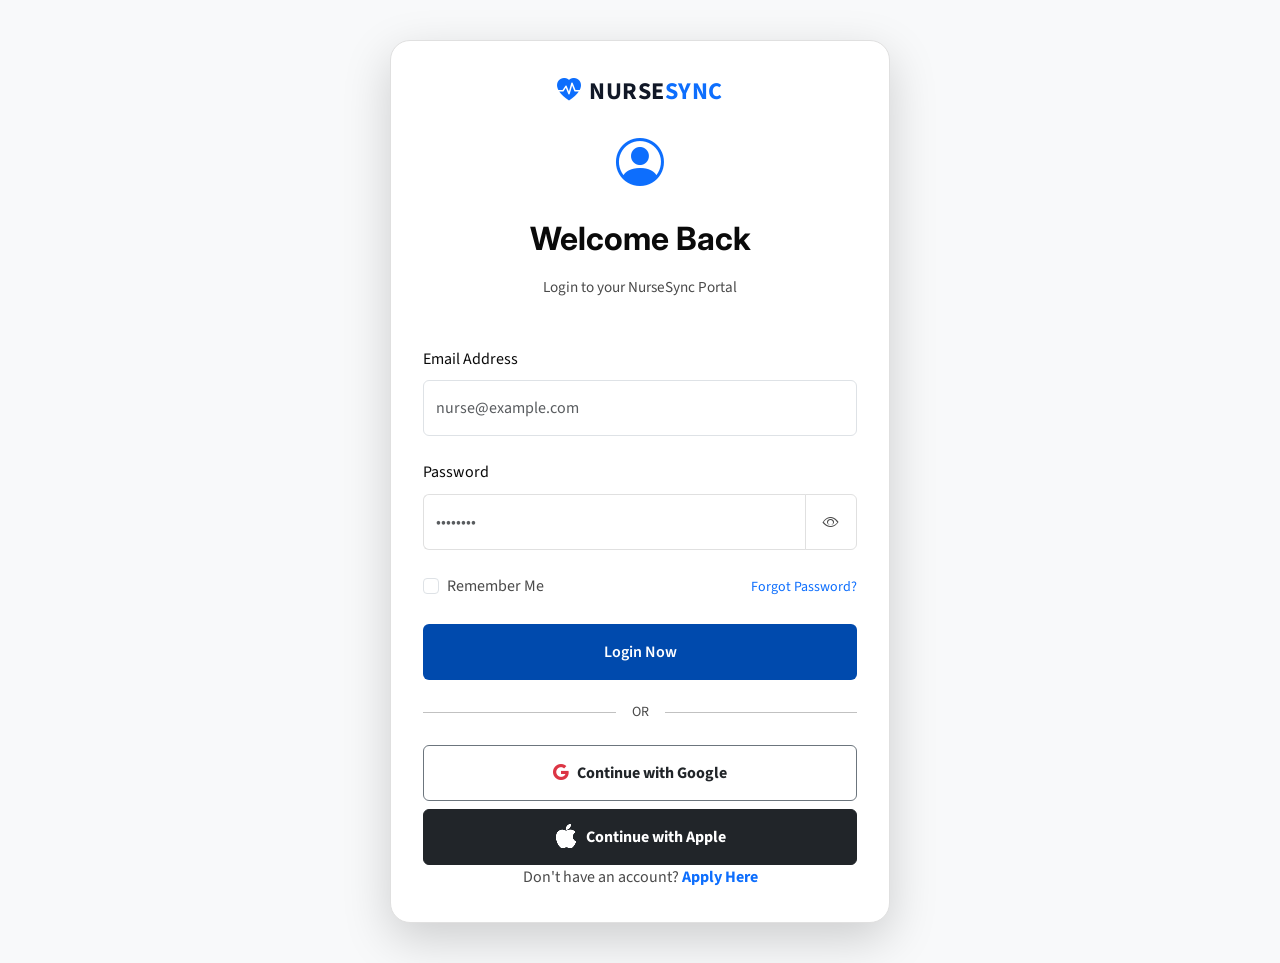
<file: login.html>
<!DOCTYPE html>
<html lang="en" dir="ltr">
<head>
    <meta charset="UTF-8">
    <meta name="viewport" content="width=device-width, initial-scale=1.0">
    <title>Login | NurseSync Portal</title>
    
    <!-- Favicon -->
    <link rel="icon" type="image/svg+xml" href="assets/images/favicon.svg">
    
    <!-- Google Fonts -->
    <link rel="preconnect" href="https://fonts.googleapis.com">
    <link rel="preconnect" href="https://fonts.gstatic.com" crossorigin>
    <link href="https://fonts.googleapis.com/css2?family=Inter:wght@400;600;700&family=Source+Sans+Pro:wght@400;600&display=swap" rel="stylesheet">
    
    <!-- Bootstrap 5 CSS -->
    <link href="https://cdn.jsdelivr.net/npm/bootstrap@5.3.0/dist/css/bootstrap.min.css" rel="stylesheet">
    <!-- Bootstrap Icons -->
    <link rel="stylesheet" href="https://cdn.jsdelivr.net/npm/bootstrap-icons@1.10.5/font/bootstrap-icons.css">
    
    <!-- Custom CSS -->
    <link rel="stylesheet" href="assets/css/style.css">
    <style>
        .auth-brand {
            text-decoration: none;
            color: #111827;
            margin-bottom: 1rem;
            justify-content: center;
        }

        .auth-brand .brand-mark {
            font-size: 1.5rem;
        }

        .auth-brand .brand-name {
            font-size: 1.5rem;
            letter-spacing: 0.02em;
        }

        .auth-page-icon {
            display: block;
            margin: 0 auto;
        }

        .auth-card {
            max-width: 500px;
            margin: 0 1rem;
        }
    </style>
</head>
<body>

    <div class="auth-container d-flex flex-column align-items-center">
        <div class="custom-card auth-card shadow-lg">
            <div class="text-center mb-5">
                <a class="auth-brand d-inline-flex align-items-center" href="index.html" aria-label="NurseSync Home">
                    <i class="bi bi-heart-pulse-fill text-primary me-2 brand-mark"></i>
                    <span class="fw-bold brand-name mb-0">NURSE<span class="text-primary">SYNC</span></span>
                </a>
                <i class="bi bi-person-circle text-primary auth-page-icon" style="font-size: 3rem;"></i>
                <h2 class="fw-bold mt-3">Welcome Back</h2>
                <p class="text-muted">Login to your NurseSync Portal</p>
            </div>
            
            <form class="needs-validation auth-form" novalidate action="dashboard.html">
                <div class="mb-4">
                    <label class="form-label">Email Address</label>
                    <input type="email" class="form-control auth-control w-100" placeholder="nurse@example.com" required>
                </div>
                <div class="mb-4">
                    <label class="form-label">Password</label>
                    <div class="input-group auth-password-group">
                        <input type="password" class="form-control auth-control" id="loginPassword" placeholder="••••••••" required>
                        <button class="btn btn-outline-secondary auth-control auth-action password-toggle" type="button" aria-label="Show password" aria-pressed="false" data-password-target="loginPassword">
                            <i class="bi bi-eye"></i>
                        </button>
                    </div>
                </div>
                <div class="d-flex align-items-center justify-content-between gap-3 mb-4 flex-wrap">
                    <div class="form-check mb-0">
                        <input class="form-check-input" type="checkbox" value="" id="rememberMe">
                        <label class="form-check-label text-muted" for="rememberMe">
                            Remember Me
                        </label>
                    </div>
                    <a href="#" class="small text-primary text-decoration-none ms-auto">Forgot Password?</a>
                </div>
                <button type="submit" class="btn btn-primary-custom auth-control auth-action w-100 mb-2">Login Now</button>
                <div class="d-flex align-items-center my-3">
                    <hr class="flex-grow-1 opacity-25">
                    <span class="mx-3 text-muted small">OR</span>
                    <hr class="flex-grow-1 opacity-25">
                </div>
                <div class="d-grid gap-2">
                    <button type="button" class="btn btn-outline-secondary auth-control auth-action w-100 text-dark fw-bold d-flex align-items-center justify-content-center gap-2">
                        <i class="bi bi-google text-danger"></i> Continue with Google
                    </button>
                    <button type="button" class="btn btn-dark auth-control auth-action w-100 text-white fw-bold d-flex align-items-center justify-content-center gap-2">
                        <i class="bi bi-apple fs-4"></i> Continue with Apple
                    </button>
                </div>
                <div class="text-center text-muted">
                    Don't have an account? <a href="register.html" class="text-primary text-decoration-none fw-bold">Apply Here</a>
                </div>
            </form>
        </div>
    </div>

</body>
</html>
</file>
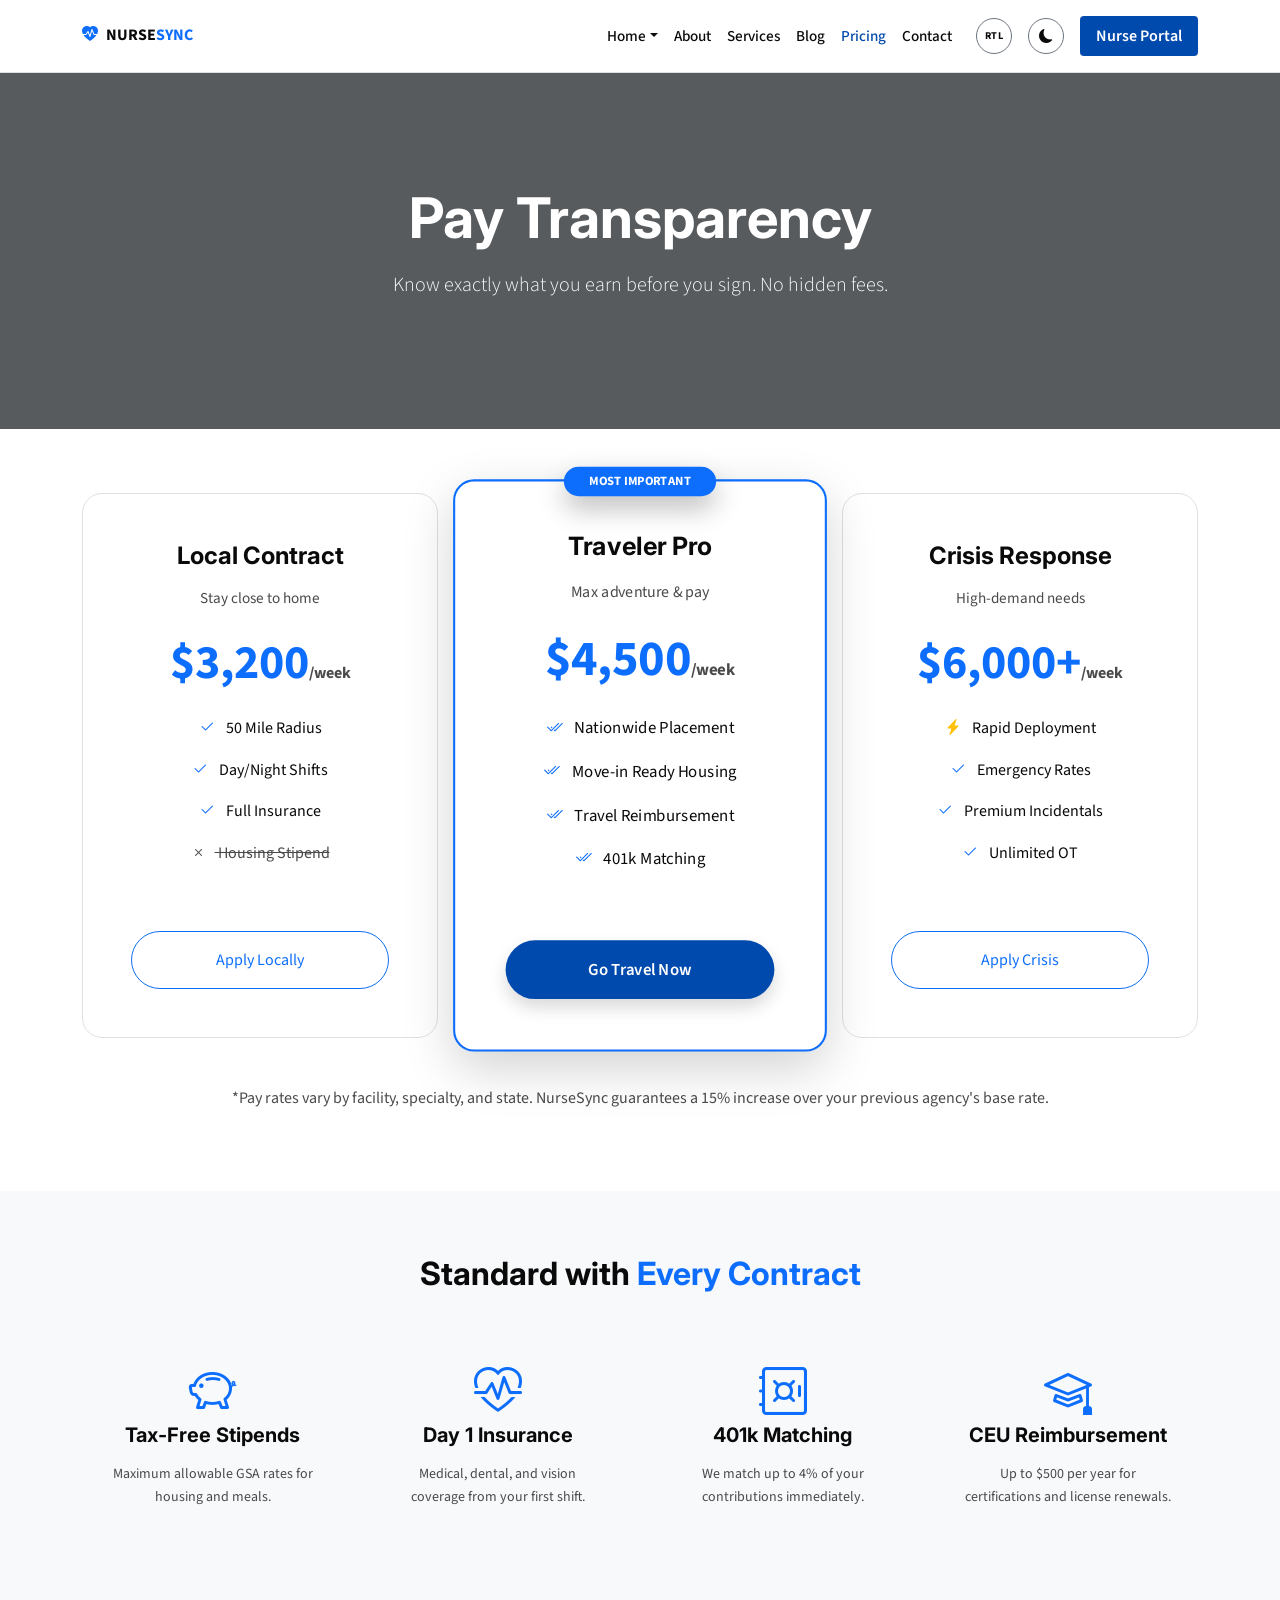
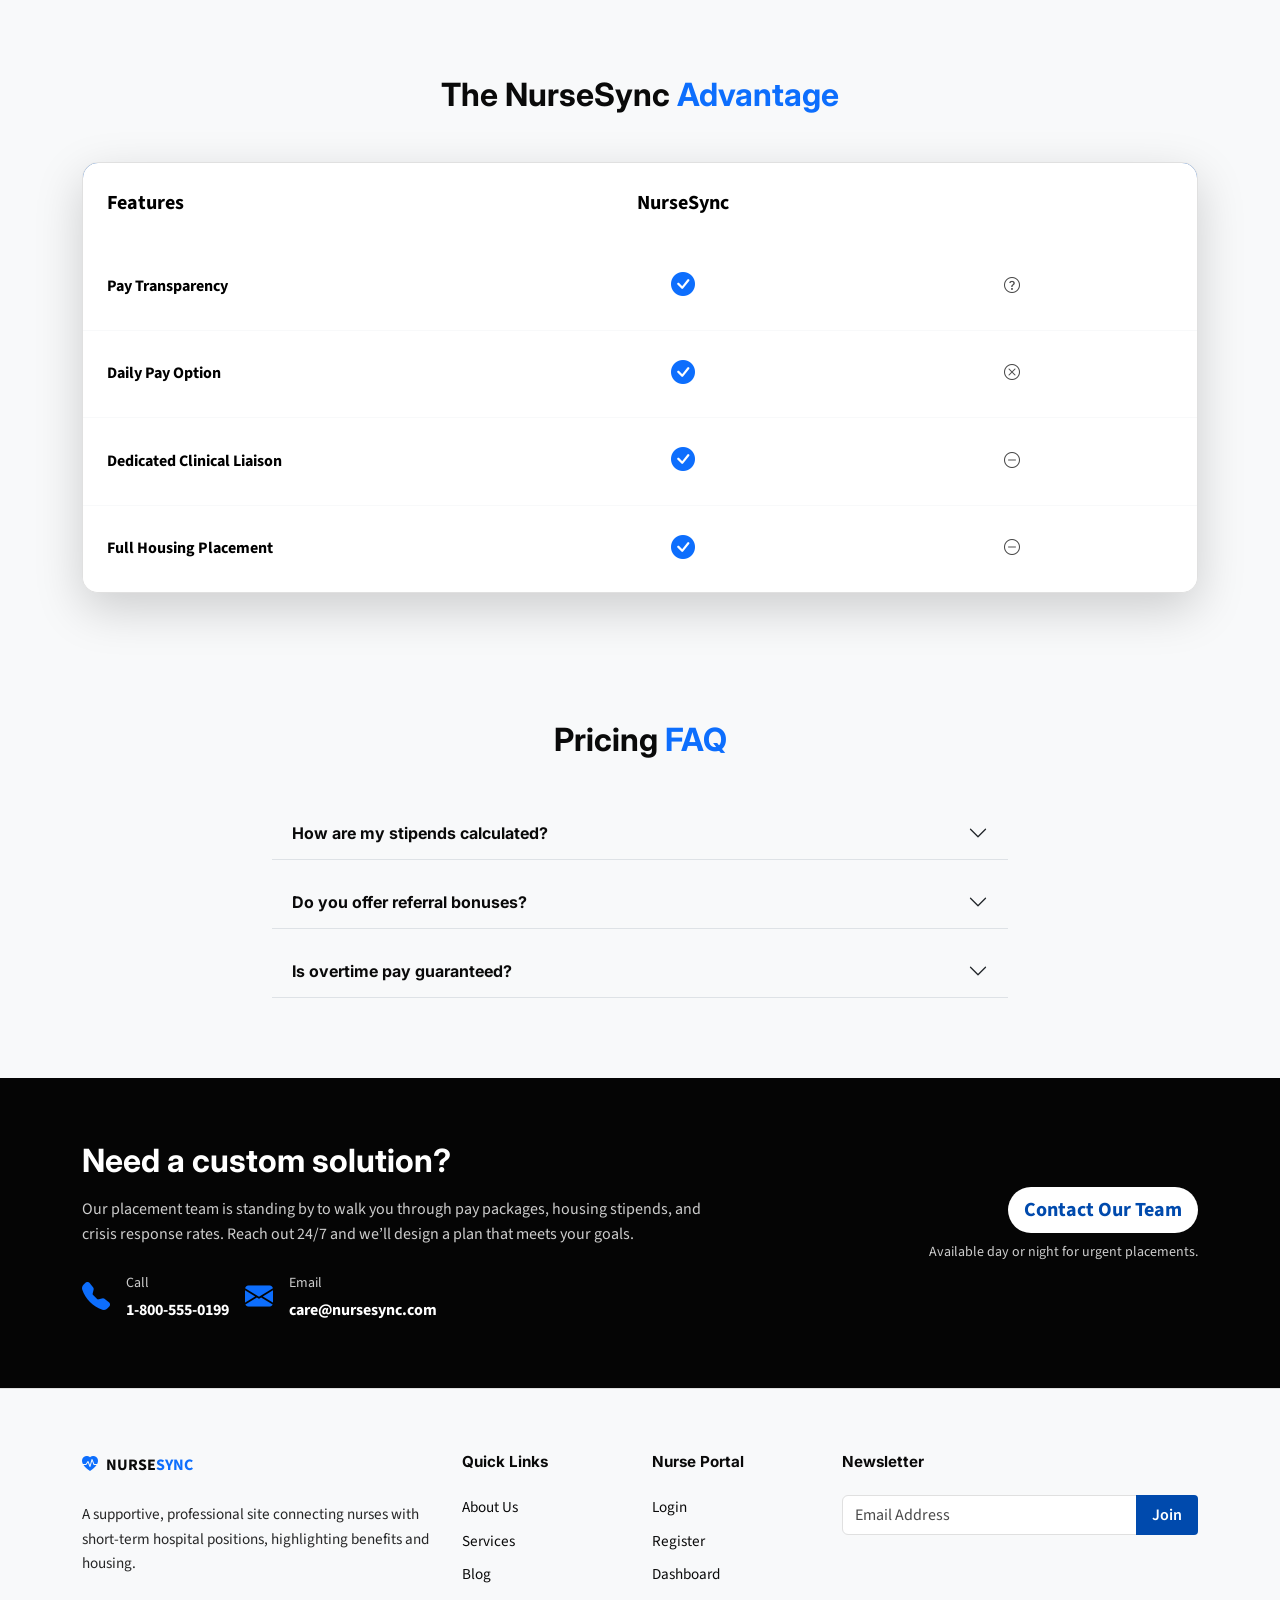
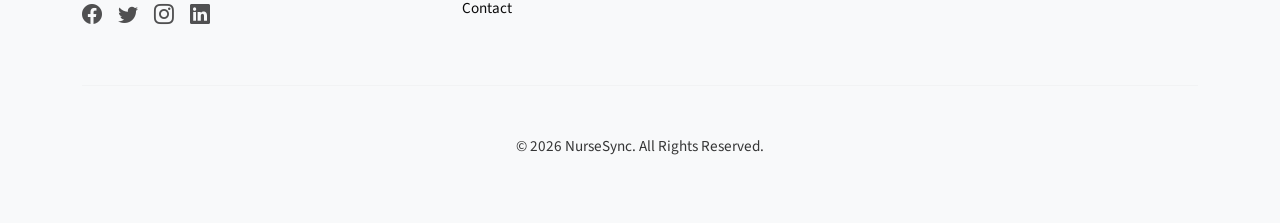
<file: pricing.html>
<!DOCTYPE html>
<html lang="en" dir="ltr">
<head>
    <meta charset="UTF-8">
    <meta name="viewport" content="width=device-width, initial-scale=1.0">
    <title>Transparent Pay Rates | NurseSync Pricing</title>
    <meta name="description" content="Check our travel nursing pay packages, including crisis rates and standard stipends. We believe in total financial transparency.">
    <link rel="icon" type="image/svg+xml" href="assets/images/favicon.svg">
    
    <!-- Google Fonts -->
    <link rel="preconnect" href="https://fonts.googleapis.com">
    <link rel="preconnect" href="https://fonts.gstatic.com" crossorigin>
    <link href="https://fonts.googleapis.com/css2?family=Inter:wght@400;600;700&family=Source+Sans+Pro:wght@400;600&display=swap" rel="stylesheet">
    
    <!-- Bootstrap 5 CSS -->
    <link href="https://cdn.jsdelivr.net/npm/bootstrap@5.3.0/dist/css/bootstrap.min.css" rel="stylesheet">
    <!-- Bootstrap Icons -->
    <link rel="stylesheet" href="https://cdn.jsdelivr.net/npm/bootstrap-icons@1.10.5/font/bootstrap-icons.css">
    
    <!-- Custom CSS -->
    <link rel="stylesheet" href="assets/css/style.css">
</head>
<body>

    <!-- Preloader -->
    <div id="preloader">
        <span class="loader"></span>
    </div>

    <!-- Header / Navbar -->
    <nav class="navbar navbar-expand-lg navbar-custom sticky-top">
        <div class="container">
            <a class="navbar-brand d-flex align-items-center" href="index.html">
                <i class="bi bi-heart-pulse-fill text-primary me-2"></i>
                <span class="fw-bold">NURSE<span class="text-primary">SYNC</span></span>
            </a>
            <button class="navbar-toggler" type="button" data-bs-toggle="offcanvas" data-bs-target="#offcanvasNavbar" aria-controls="offcanvasNavbar">
                <span class="navbar-toggler-icon"></span>
            </button>
            <div class="offcanvas offcanvas-end" tabindex="-1" id="offcanvasNavbar" aria-labelledby="offcanvasNavbarLabel">
                <div class="offcanvas-header">
                    <h5 class="offcanvas-title" id="offcanvasNavbarLabel">NurseSync</h5>
                    <button type="button" class="btn-close" data-bs-dismiss="offcanvas" aria-label="Close"></button>
                </div>
                <div class="offcanvas-body">
                    <ul class="navbar-nav justify-content-end flex-grow-1 pe-3">
                        <li class="nav-item dropdown">
                            <a class="nav-link dropdown-toggle" href="#" role="button" data-bs-toggle="dropdown">Home</a>
                            <ul class="dropdown-menu">
                                <li><a class="dropdown-item" href="index.html">Home Layout 1</a></li>
                                <li><a class="dropdown-item" href="home2.html">Home Layout 2</a></li>
                            </ul>
                        </li>
                        <li class="nav-item"><a class="nav-link" href="about.html">About</a></li>
                        <li class="nav-item"><a class="nav-link" href="services.html">Services</a></li>
                        <li class="nav-item"><a class="nav-link" href="blog.html">Blog</a></li>
                        <li class="nav-item"><a class="nav-link" href="pricing.html">Pricing</a></li>
                        <li class="nav-item"><a class="nav-link" href="contact.html">Contact</a></li>
                    </ul>
                    <div class="d-flex align-items-center gap-3">
                        <button id="rtl-toggle" class="btn btn-outline-secondary btn-sm rounded-circle d-inline-flex align-items-center justify-content-center" aria-label="Toggle RTL">RTL</button>
                        <button id="theme-toggle" class="btn btn-outline-secondary btn-sm rounded-circle" aria-label="Toggle Theme">
                            <i class="bi bi-moon-fill"></i>
                        </button>
                        <a href="login.html" class="btn btn-primary-custom">Nurse Portal</a>
                    </div>
                </div>
            </div>
        </div>
    </nav>

    <!-- Page Header -->
    <section class="section-padding position-relative text-white text-center overflow-hidden" style="background: url('https://images.unsplash.com/photo-1554224155-8d04cb21cd6c?q=80&w=2070&auto=format&fit=crop') no-repeat center center / cover;">
        <div class="position-absolute top-0 start-0 w-100 h-100 bg-dark opacity-75"></div>
        <div class="container position-relative z-1 py-5">
            <h1 class="display-4 fw-bold text-white mb-3">Pay Transparency</h1>
            <p class="lead text-light col-lg-8 mx-auto">Know exactly what you earn before you sign. No hidden fees.</p>
        </div>
    </section>

    <!-- Pricing Tables -->
    <section id="pricing-plans" class="section-padding">
        <div class="container">
            <div class="row g-4 align-items-center">
                <div class="col-lg-4">
                    <div class="custom-card text-center h-100 p-5">
                        <h4 class="fw-bold">Local Contract</h4>
                        <p class="text-muted small">Stay close to home</p>
                        <div class="display-5 fw-bold my-4 text-primary">$3,200<small class="fs-6 text-muted">/week</small></div>
                        <ul class="list-unstyled mb-5">
                            <li class="mb-3"><i class="bi bi-check2 text-primary me-2"></i> 50 Mile Radius</li>
                            <li class="mb-3"><i class="bi bi-check2 text-primary me-2"></i> Day/Night Shifts</li>
                            <li class="mb-3"><i class="bi bi-check2 text-primary me-2"></i> Full Insurance</li>
                            <li class="mb-3 text-muted"><del><i class="bi bi-x text-muted me-2"></i> Housing Stipend</del></li>
                        </ul>
                        <a href="register.html" class="btn btn-outline-primary w-100 py-3 rounded-pill">Apply Locally</a>
                    </div>
                </div>
                <div class="col-lg-4">
                    <div class="custom-card text-center h-100 p-5 border-primary shadow-lg position-relative pricing-highlight-card" style="transform: scale(1.05); z-index: 10; border-width: 2px;">
                        <span class="badge bg-primary position-absolute top-0 start-50 translate-middle px-4 py-2 rounded-pill">MOST IMPORTANT</span>
                        <h4 class="fw-bold">Traveler Pro</h4>
                        <p class="text-muted small">Max adventure & pay</p>
                        <div class="display-5 fw-bold my-4 text-primary">$4,500<small class="fs-6 text-muted">/week</small></div>
                        <ul class="list-unstyled mb-5">
                            <li class="mb-3"><i class="bi bi-check2-all text-primary me-2"></i> Nationwide Placement</li>
                            <li class="mb-3"><i class="bi bi-check2-all text-primary me-2"></i> Move-in Ready Housing</li>
                            <li class="mb-3"><i class="bi bi-check2-all text-primary me-2"></i> Travel Reimbursement</li>
                            <li class="mb-3"><i class="bi bi-check2-all text-primary me-2"></i> 401k Matching</li>
                        </ul>
                        <a href="register.html" class="btn btn-primary-custom w-100 py-3 rounded-pill shadow">Go Travel Now</a>
                    </div>
                </div>
                <div class="col-lg-4">
                    <div class="custom-card text-center h-100 p-5">
                        <h4 class="fw-bold">Crisis Response</h4>
                        <p class="text-muted small">High-demand needs</p>
                        <div class="display-5 fw-bold my-4 text-primary">$6,000+<small class="fs-6 text-muted">/week</small></div>
                        <ul class="list-unstyled mb-5">
                            <li class="mb-3"><i class="bi bi-lightning-charge-fill text-warning me-2"></i> Rapid Deployment</li>
                            <li class="mb-3"><i class="bi bi-check2 text-primary me-2"></i> Emergency Rates</li>
                            <li class="mb-3"><i class="bi bi-check2 text-primary me-2"></i> Premium Incidentals</li>
                            <li class="mb-3"><i class="bi bi-check2 text-primary me-2"></i> Unlimited OT</li>
                        </ul>
                        <a href="register.html" class="btn btn-outline-primary w-100 py-3 rounded-pill">Apply Crisis</a>
                    </div>
                </div>
            </div>
            
            <div class="mt-5 text-center px-lg-5">
                <p class="text-muted">*Pay rates vary by facility, specialty, and state. NurseSync guarantees a 15% increase over your previous agency's base rate.</p>
            </div>
        </div>
    </section>

    <!-- Included Benefits -->
    <section class="benefits-grid section-padding bg-alt">
        <div class="container">
            <h2 class="text-center mb-5">Standard with <span class="text-primary">Every Contract</span></h2>
            <div class="row g-4">
                <div class="col-md-3">
                    <div class="text-center p-4">
                        <i class="bi bi-piggy-bank display-5 text-primary mb-3"></i>
                        <h5>Tax-Free Stipends</h5>
                        <p class="text-muted small">Maximum allowable GSA rates for housing and meals.</p>
                    </div>
                </div>
                <div class="col-md-3">
                    <div class="text-center p-4">
                        <i class="bi bi-heart-pulse display-5 text-primary mb-3"></i>
                        <h5>Day 1 Insurance</h5>
                        <p class="text-muted small">Medical, dental, and vision coverage from your first shift.</p>
                    </div>
                </div>
                <div class="col-md-3">
                    <div class="text-center p-4">
                        <i class="bi bi-safe display-5 text-primary mb-3"></i>
                        <h5>401k Matching</h5>
                        <p class="text-muted small">We match up to 4% of your contributions immediately.</p>
                    </div>
                </div>
                <div class="col-md-3">
                    <div class="text-center p-4">
                        <i class="bi bi-mortarboard display-5 text-primary mb-3"></i>
                        <h5>CEU Reimbursement</h5>
                        <p class="text-muted small">Up to $500 per year for certifications and license renewals.</p>
                    </div>
                </div>
            </div>
        </div>
    </section>

    <!-- Comparison Table -->
    <section class="comparison-section section-padding">
        <div class="container">
            <h2 class="text-center mb-5">The NurseSync <span class="text-primary">Advantage</span></h2>
            <div class="table-responsive custom-table-container shadow-lg rounded-4 overflow-hidden">
                <table class="table table-hover mb-0 align-middle">
                    <thead class="bg-primary-custom text-white">
                        <tr>
                            <th class="p-4 fs-5">Features</th>
                            <th class="p-4 fs-5 text-center">NurseSync</th>
                            <th class="p-4 fs-5 text-center text-white-50">Generic Agency</th>
                        </tr>
                    </thead>
                    <tbody>
                        <tr>
                            <td class="p-4 fw-bold">Pay Transparency</td>
                            <td class="p-4 text-center text-primary fs-4"><i class="bi bi-check-circle-fill"></i></td>
                            <td class="p-4 text-center text-muted"><i class="bi bi-question-circle"></i></td>
                        </tr>
                        <tr>
                            <td class="p-4 fw-bold">Daily Pay Option</td>
                            <td class="p-4 text-center text-primary fs-4"><i class="bi bi-check-circle-fill"></i></td>
                            <td class="p-4 text-center text-muted"><i class="bi bi-x-circle"></i></td>
                        </tr>
                        <tr>
                            <td class="p-4 fw-bold">Dedicated Clinical Liaison</td>
                            <td class="p-4 text-center text-primary fs-4"><i class="bi bi-check-circle-fill"></i></td>
                            <td class="p-4 text-center text-muted"><i class="bi bi-dash-circle"></i></td>
                        </tr>
                        <tr>
                            <td class="p-4 fw-bold">Full Housing Placement</td>
                            <td class="p-4 text-center text-primary fs-4"><i class="bi bi-check-circle-fill"></i></td>
                            <td class="p-4 text-center text-muted"><i class="bi bi-dash-circle"></i></td>
                        </tr>
                    </tbody>
                </table>
            </div>
        </div>
    </section>

    <!-- Pricing FAQ -->
    <section class="faq-section section-padding bg-alt">
        <div class="container">
            <h2 class="text-center mb-5">Pricing <span class="text-primary">FAQ</span></h2>
            <div class="row justify-content-center">
                <div class="col-lg-8">
                    <div class="accordion accordion-flush" id="pricingFaq">
                        <div class="accordion-item bg-transparent border-bottom mb-3">
                            <h2 class="accordion-header">
                                <button class="accordion-button collapsed bg-transparent fw-bold" type="button" data-bs-toggle="collapse" data-bs-target="#pf1">
                                    How are my stipends calculated?
                                </button>
                            </h2>
                            <div id="pf1" class="accordion-collapse collapse" data-bs-parent="#pricingFaq">
                                <div class="accordion-body text-muted">Stipends are based on the GSA’s per diem rates for the specific location of your assignment. We always offer the maximum tax-free amount allowable by law.</div>
                            </div>
                        </div>
                        <div class="accordion-item bg-transparent border-bottom mb-3">
                            <h2 class="accordion-header">
                                <button class="accordion-button collapsed bg-transparent fw-bold" type="button" data-bs-toggle="collapse" data-bs-target="#pf2">
                                    Do you offer referral bonuses?
                                </button>
                            </h2>
                            <div id="pf2" class="accordion-collapse collapse" data-bs-parent="#pricingFaq">
                                <div class="accordion-body text-muted">Yes! We offer a $1,000 referral bonus for every nurse you refer who completes a 13-week assignment with us.</div>
                            </div>
                        </div>
                        <div class="accordion-item bg-transparent border-bottom mb-3">
                            <h2 class="accordion-header">
                                <button class="accordion-button collapsed bg-transparent fw-bold" type="button" data-bs-toggle="collapse" data-bs-target="#pf3">
                                    Is overtime pay guaranteed?
                                </button>
                            </h2>
                            <div id="pf3" class="accordion-collapse collapse" data-bs-parent="#pricingFaq">
                                <div class="accordion-body text-muted">Overtime is typically paid at 1.5x to 2x your base rate, depending on the state and facility contract.</div>
                            </div>
                        </div>
                    </div>
                </div>
            </div>
        </div>
    </section>

    <!-- Contact Section -->
    <section class="contact-section section-padding">
        <div class="container">
            <div class="row align-items-center justify-content-between g-4">
                <div class="col-lg-7">
                    <h2 class="fw-bold mb-3 text-white">Need a custom solution?</h2>
                    <p class="text-muted mb-4">Our placement team is standing by to walk you through pay packages, housing stipends, and crisis response rates. Reach out 24/7 and we’ll design a plan that meets your goals.</p>
                    <div class="d-flex flex-wrap gap-3">
                        <div class="d-flex align-items-center gap-3 text-white">
                            <i class="bi bi-telephone-fill fs-3 text-primary"></i>
                            <div>
                                <p class="mb-1 text-muted small">Call</p>
                                <p class="mb-0 fw-bold">1-800-555-0199</p>
                            </div>
                        </div>
                        <div class="d-flex align-items-center gap-3 text-white">
                            <i class="bi bi-envelope-fill fs-3 text-primary"></i>
                            <div>
                                <p class="mb-1 text-muted small">Email</p>
                                <p class="mb-0 fw-bold">care@nursesync.com</p>
                            </div>
                        </div>
                    </div>
                </div>
                <div class="col-lg-4 text-lg-end">
                    <a href="contact.html" class="btn btn-light-custom btn-lg rounded-pill">Contact Our Team</a>
                    <p class="text-muted small mt-2">Available day or night for urgent placements.</p>
                </div>
            </div>
        </div>
    </section>

    <!-- Footer -->
    <footer class="footer section-padding bg-dark text-white">
        <div class="container">
            <div class="row g-4">
                <div class="col-lg-4 col-md-6">
                    <a class="navbar-brand d-flex align-items-center mb-4 text-white" href="index.html">
                        <i class="bi bi-heart-pulse-fill text-primary me-2"></i>
                        <span class="fw-bold">NURSE<span class="text-primary">SYNC</span></span>
                    </a>
                    <p class="text-muted">A supportive, professional site connecting nurses with short-term hospital positions, highlighting benefits and housing.</p>
                    <div class="d-flex gap-3 mt-4">
                        <a href="#" class="text-white fs-5"><i class="bi bi-facebook"></i></a>
                        <a href="#" class="text-white fs-5"><i class="bi bi-twitter"></i></a>
                        <a href="#" class="text-white fs-5"><i class="bi bi-instagram"></i></a>
                        <a href="#" class="text-white fs-5"><i class="bi bi-linkedin"></i></a>
                    </div>
                </div>
                <div class="col-lg-2 col-md-6">
                    <h5 class="mb-4">Quick Links</h5>
                    <ul class="list-unstyled">
                        <li class="mb-2"><a href="about.html" class="text-white text-decoration-none">About Us</a></li>
                        <li class="mb-2"><a href="services.html" class="text-white text-decoration-none">Services</a></li>
                        <li class="mb-2"><a href="blog.html" class="text-white text-decoration-none">Blog</a></li>
                        <li class="mb-2"><a href="contact.html" class="text-white text-decoration-none">Contact</a></li>
                    </ul>
                </div>
                <div class="col-lg-2 col-md-6">
                    <h5 class="mb-4">Nurse Portal</h5>
                    <ul class="list-unstyled">
                        <li class="mb-2"><a href="login.html" class="text-white text-decoration-none">Login</a></li>
                        <li class="mb-2"><a href="register.html" class="text-white text-decoration-none">Register</a></li>
                        <li class="mb-2"><a href="dashboard.html" class="text-white text-decoration-none">Dashboard</a></li>
                    </ul>
                </div>
                <div class="col-lg-4 col-md-6">
                    <h5 class="mb-4">Newsletter</h5>
                    <form class="needs-validation" novalidate>
                        <div class="input-group mb-3">
                            <input type="email" class="form-control" placeholder="Email Address" required>
                            <button class="btn btn-primary-custom" type="submit">Join</button>
                        </div>
                    </form>
                </div>
            </div>
            <hr class="my-5 border-secondary">
            <div class="text-center text-muted">
                <p class="mb-0">&copy; 2026 NurseSync. All Rights Reserved.</p>
            </div>
        </div>
    </footer>

    <!-- Bootstrap JS -->
    <script src="https://cdn.jsdelivr.net/npm/bootstrap@5.3.0/dist/js/bootstrap.bundle.min.js"></script>
    <script src="assets/js/main.js"></script>
</body>
</html>
</file>
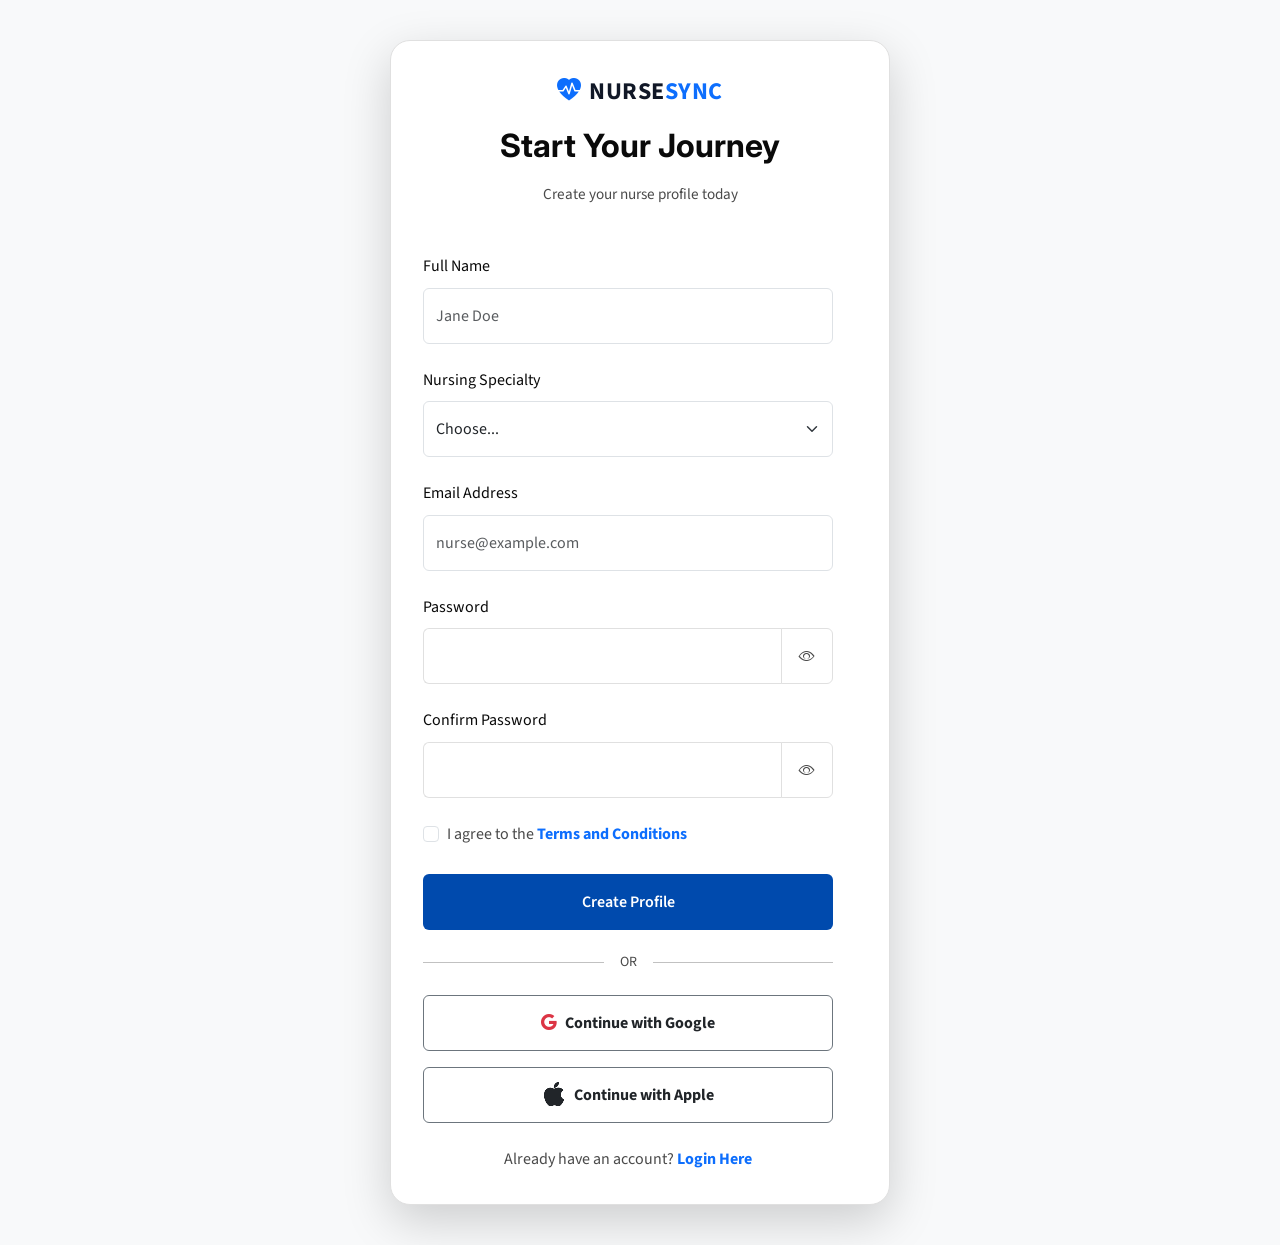
<file: register.html>
<!DOCTYPE html>
<html lang="en" dir="ltr">
<head>
    <meta charset="UTF-8">
    <meta name="viewport" content="width=device-width, initial-scale=1.0">
    <title>Register | NurseSync Portal</title>
    
    <!-- Favicon -->
    <link rel="icon" type="image/svg+xml" href="assets/images/favicon.svg">
    
    <!-- Google Fonts -->
    <link rel="preconnect" href="https://fonts.googleapis.com">
    <link rel="preconnect" href="https://fonts.gstatic.com" crossorigin>
    <link href="https://fonts.googleapis.com/css2?family=Inter:wght@400;600;700&family=Source+Sans+Pro:wght@400;600&display=swap" rel="stylesheet">
    
    <!-- Bootstrap 5 CSS -->
    <link href="https://cdn.jsdelivr.net/npm/bootstrap@5.3.0/dist/css/bootstrap.min.css" rel="stylesheet">
    <!-- Bootstrap Icons -->
    <link rel="stylesheet" href="https://cdn.jsdelivr.net/npm/bootstrap-icons@1.10.5/font/bootstrap-icons.css">
    
    <!-- Custom CSS -->
    <link rel="stylesheet" href="assets/css/style.css">
    <style>
        .auth-brand {
            text-decoration: none;
            color: #111827;
            margin-bottom: 1rem;
            justify-content: center;
        }

        .auth-brand .brand-mark {
            font-size: 1.5rem;
        }

        .auth-brand .brand-name {
            font-size: 1.5rem;
            letter-spacing: 0.02em;
        }

        .auth-card {
            max-width: 500px;
            margin: 0 1rem;
        }
    </style>
</head>
<body>

    <div class="auth-container d-flex flex-column align-items-center">
        <div class="custom-card auth-card shadow-lg">
            <div class="text-center mb-5">
                <a class="auth-brand d-inline-flex align-items-center" href="index.html" aria-label="NurseSync Home">
                    <i class="bi bi-heart-pulse-fill text-primary me-2 brand-mark"></i>
                    <span class="fw-bold brand-name mb-0">NURSE<span class="text-primary">SYNC</span></span>
                </a>
                <h2 class="fw-bold">Start Your Journey</h2>
                <p class="text-muted">Create your nurse profile today</p>
            </div>
            
            <form class="needs-validation auth-form" novalidate action="dashboard.html">
                <div class="row g-4">
                    <div class="col-12">
                        <label class="form-label">Full Name</label>
                        <input type="text" class="form-control auth-control w-100" placeholder="Jane Doe" required>
                    </div>
                    <div class="col-12">
                        <label class="form-label">Nursing Specialty</label>
                        <select class="form-select auth-control w-100" required>
                            <option value="" selected disabled>Choose...</option>
                            <option>ICU</option>
                            <option>ER</option>
                            <option>Med-Surg</option>
                        </select>
                    </div>
                    <div class="col-md-12">
                        <label class="form-label">Email Address</label>
                        <input type="email" class="form-control auth-control w-100" placeholder="nurse@example.com" required>
                    </div>
                    <div class="col-12">
                        <label class="form-label">Password</label>
                        <div class="input-group auth-password-group">
                            <input type="password" class="form-control auth-control w-100" id="password" required>
                            <button class="btn btn-outline-secondary" type="button" data-password-toggle="password" aria-label="Show password">
                                <i class="bi bi-eye"></i>
                            </button>
                        </div>
                    </div>
                    <div class="col-12">
                        <label class="form-label">Confirm Password</label>
                        <div class="input-group auth-password-group">
                            <input type="password" class="form-control auth-control w-100" id="confirmPassword" required>
                            <button class="btn btn-outline-secondary" type="button" data-password-toggle="confirmPassword" aria-label="Show confirm password">
                                <i class="bi bi-eye"></i>
                            </button>
                        </div>
                    </div>
                    <div class="col-12">
                        <div class="form-check">
                            <input class="form-check-input" type="checkbox" value="" id="termsAgreement" required>
                            <label class="form-check-label text-muted" for="termsAgreement">
                                I agree to the <a href="#" class="text-primary text-decoration-none fw-bold">Terms and Conditions</a>
                            </label>
                            <div class="invalid-feedback">
                                You must agree to the terms before creating your profile.
                            </div>
                        </div>
                    </div>
                    <div class="col-12 mt-4">
                        <button type="submit" class="btn btn-primary-custom auth-control auth-action w-100 mb-2">Create Profile</button>
                        <div class="d-flex align-items-center my-3">
                            <hr class="flex-grow-1 opacity-25">
                            <span class="mx-3 text-muted small">OR</span>
                            <hr class="flex-grow-1 opacity-25">
                        </div>
                        <button type="button" class="btn btn-outline-secondary auth-control auth-action w-100 mb-3 text-dark fw-bold d-flex align-items-center justify-content-center gap-2">
                            <i class="bi bi-google text-danger"></i> Continue with Google
                        </button>
                        <button type="button" class="btn btn-outline-secondary auth-control auth-action w-100 mb-4 text-dark fw-bold d-flex align-items-center justify-content-center gap-2">
                            <i class="bi bi-apple fs-4"></i> Continue with Apple
                        </button>
                        <div class="text-center text-muted">
                            Already have an account? <a href="login.html" class="text-primary text-decoration-none fw-bold">Login Here</a>
                        </div>
                    </div>
                </div>
            </form>
        </div>
    </div>

    <script>
        document.querySelectorAll('[data-password-toggle]').forEach((button) => {
            button.addEventListener('click', () => {
                const targetId = button.getAttribute('data-password-toggle');
                const input = document.getElementById(targetId);
                const icon = button.querySelector('i');
                const isPassword = input.type === 'password';

                input.type = isPassword ? 'text' : 'password';
                icon.classList.toggle('bi-eye', !isPassword);
                icon.classList.toggle('bi-eye-slash', isPassword);
                button.setAttribute('aria-label', isPassword ? 'Hide password' : 'Show password');
            });
        });
    </script>

</body>
</html>
</file>
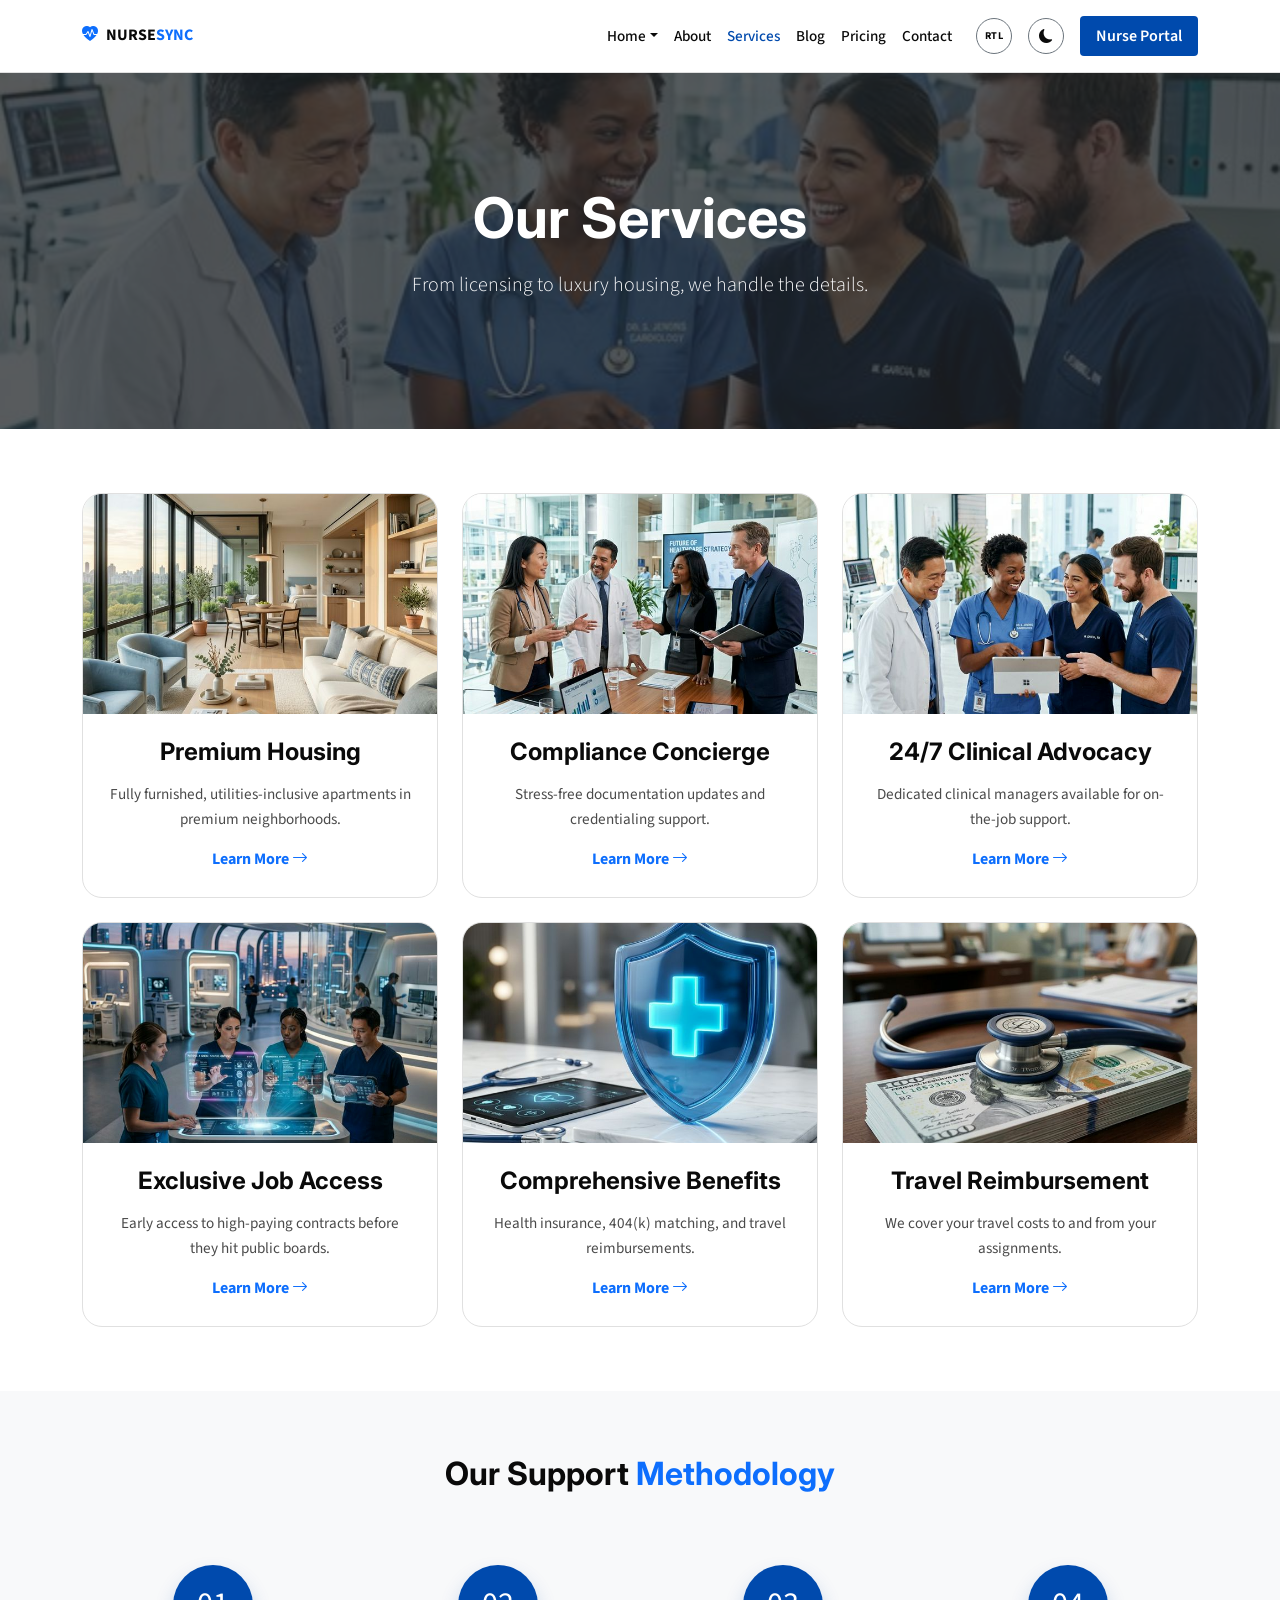
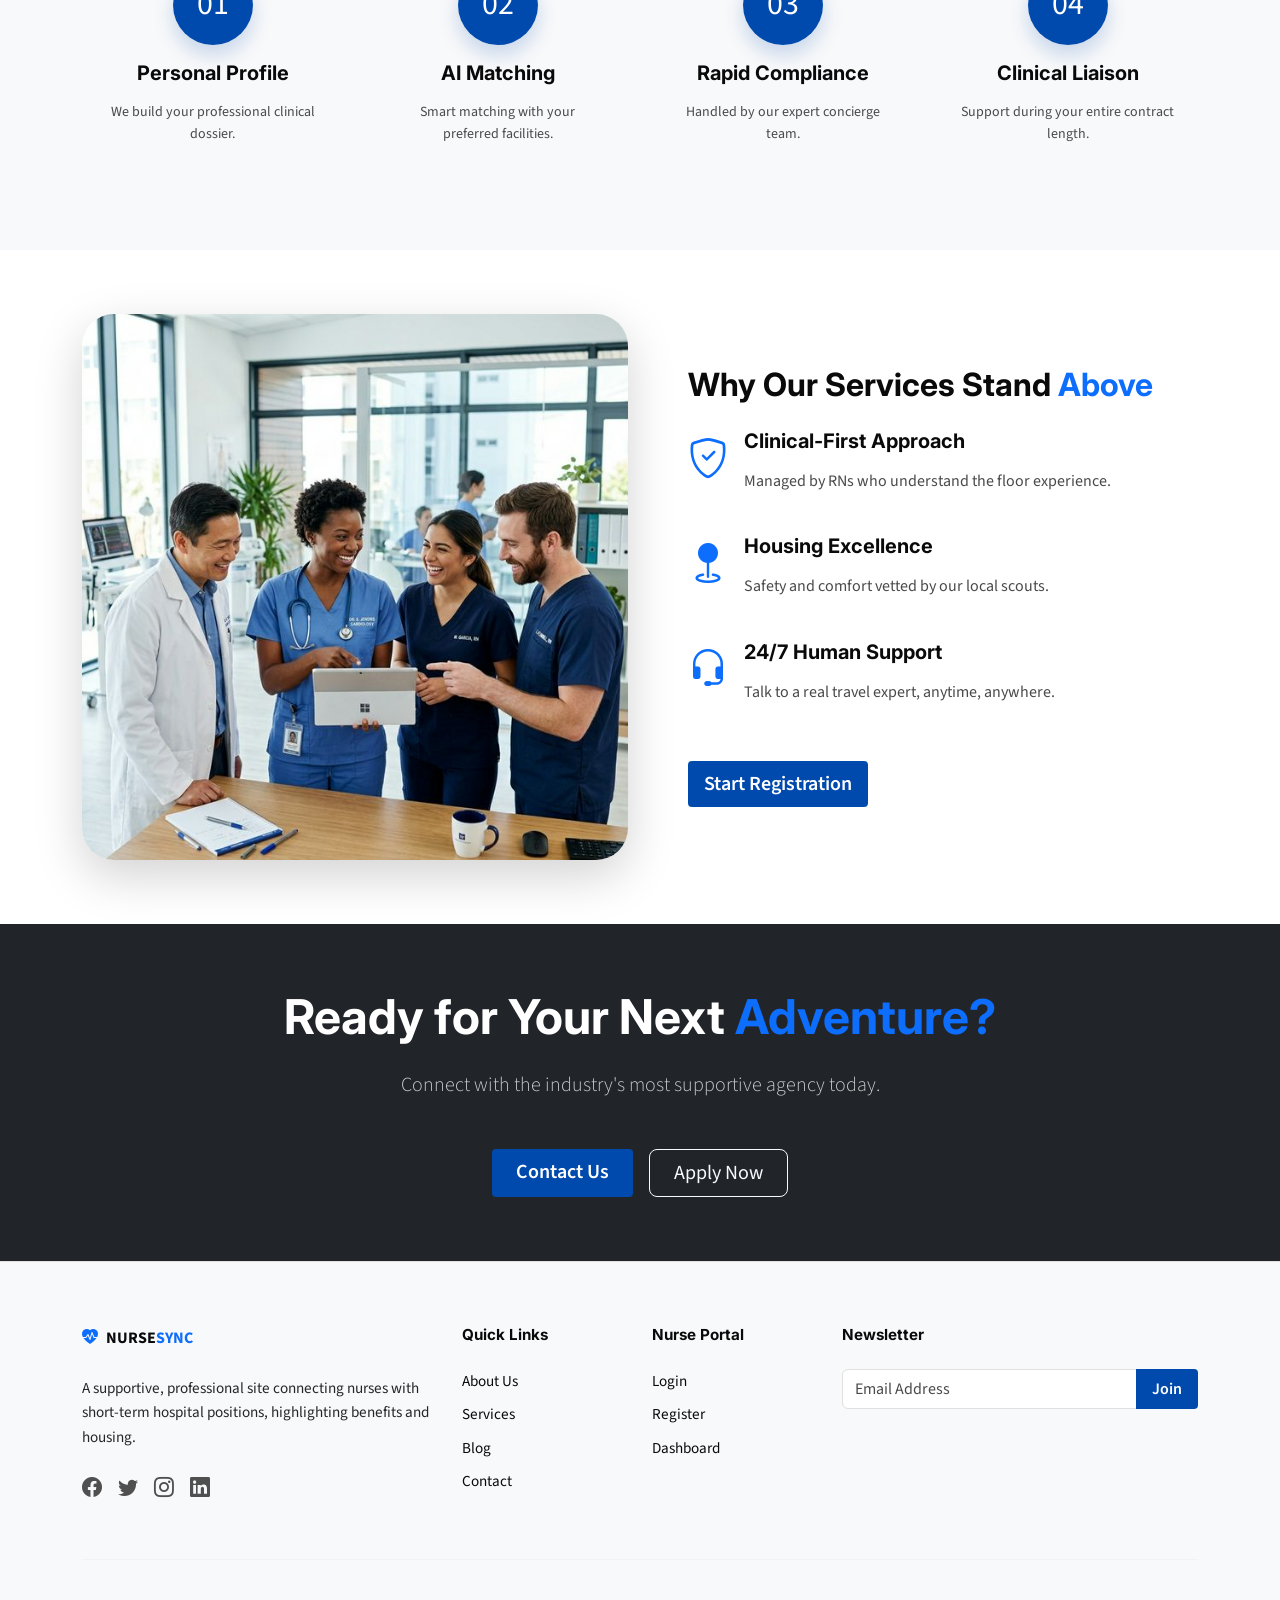
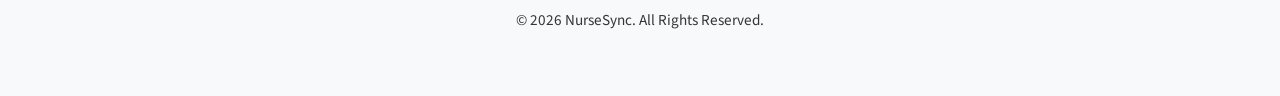
<file: services.html>
<!DOCTYPE html>
<html lang="en" dir="ltr">
<head>
    <meta charset="UTF-8">
    <meta name="viewport" content="width=device-width, initial-scale=1.0">
    <title>Our Services | Professional Nursing Benefits</title>
    <link rel="icon" type="image/svg+xml" href="assets/images/favicon.svg">
    <meta name="description" content="Explore the comprehensive services NurseSync provides to travel nurses, including housing, compliance, and clinical support.">
    
    <!-- Google Fonts -->
    <link rel="preconnect" href="https://fonts.googleapis.com">
    <link rel="preconnect" href="https://fonts.gstatic.com" crossorigin>
    <link href="https://fonts.googleapis.com/css2?family=Inter:wght@400;600;700&family=Source+Sans+Pro:wght@400;600&display=swap" rel="stylesheet">
    
    <!-- Bootstrap 5 CSS -->
    <link href="https://cdn.jsdelivr.net/npm/bootstrap@5.3.0/dist/css/bootstrap.min.css" rel="stylesheet">
    <!-- Bootstrap Icons -->
    <link rel="stylesheet" href="https://cdn.jsdelivr.net/npm/bootstrap-icons@1.10.5/font/bootstrap-icons.css">
    
    <!-- Custom CSS -->
    <link rel="stylesheet" href="assets/css/style.css">
</head>
<body>

    <!-- Preloader -->
    <div id="preloader">
        <span class="loader"></span>
    </div>

    <!-- Header / Navbar -->
    <nav class="navbar navbar-expand-lg navbar-custom sticky-top">
        <div class="container">
            <a class="navbar-brand d-flex align-items-center" href="index.html">
                <i class="bi bi-heart-pulse-fill text-primary me-2"></i>
                <span class="fw-bold">NURSE<span class="text-primary">SYNC</span></span>
            </a>
            <button class="navbar-toggler" type="button" data-bs-toggle="offcanvas" data-bs-target="#offcanvasNavbar" aria-controls="offcanvasNavbar">
                <span class="navbar-toggler-icon"></span>
            </button>
            <div class="offcanvas offcanvas-end" tabindex="-1" id="offcanvasNavbar" aria-labelledby="offcanvasNavbarLabel">
                <div class="offcanvas-header">
                    <h5 class="offcanvas-title" id="offcanvasNavbarLabel">NurseSync</h5>
                    <button type="button" class="btn-close" data-bs-dismiss="offcanvas" aria-label="Close"></button>
                </div>
                <div class="offcanvas-body">
                    <ul class="navbar-nav justify-content-end flex-grow-1 pe-3">
                        <li class="nav-item dropdown">
                            <a class="nav-link dropdown-toggle" href="#" role="button" data-bs-toggle="dropdown">Home</a>
                            <ul class="dropdown-menu">
                                <li><a class="dropdown-item" href="index.html">Home Layout 1</a></li>
                                <li><a class="dropdown-item" href="home2.html">Home Layout 2</a></li>
                            </ul>
                        </li>
                        <li class="nav-item"><a class="nav-link" href="about.html">About</a></li>
                        <li class="nav-item"><a class="nav-link" href="services.html">Services</a></li>
                        <li class="nav-item"><a class="nav-link" href="blog.html">Blog</a></li>
                        <li class="nav-item"><a class="nav-link" href="pricing.html">Pricing</a></li>
                        <li class="nav-item"><a class="nav-link" href="contact.html">Contact</a></li>
                    </ul>
                    <div class="d-flex align-items-center gap-3">
                        <button id="rtl-toggle" class="btn btn-outline-secondary btn-sm rounded-circle d-inline-flex align-items-center justify-content-center" aria-label="Toggle RTL">RTL</button>
                        <button id="theme-toggle" class="btn btn-outline-secondary btn-sm rounded-circle" aria-label="Toggle Theme">
                            <i class="bi bi-moon-fill"></i>
                        </button>
                        <a href="login.html" class="btn btn-primary-custom">Nurse Portal</a>
                    </div>
                </div>
            </div>
        </div>
    </nav>

    <!-- Page Header -->
    <section class="section-padding position-relative text-white text-center overflow-hidden" style="background: url('assets/images/clinical_team.png') no-repeat center center / cover;">
        <div class="position-absolute top-0 start-0 w-100 h-100 bg-dark opacity-75"></div>
        <div class="container position-relative z-1 py-5">
            <h1 class="display-4 fw-bold text-white mb-3">Our Services</h1>
            <p class="lead text-light col-lg-8 mx-auto">From licensing to luxury housing, we handle the details.</p>
        </div>
    </section>

    <!-- Services Grid -->
    <section class="section-padding">
        <div class="container">
            <div class="row g-4 text-center">
                <div class="col-lg-4 col-md-6">
                    <div class="custom-card card-no-padding h-100">
                        <div class="card-image-wrapper">
                            <img src="assets/images/features/luxury-housing.png" alt="Premium Housing" class="img-fluid">
                        </div>
                        <div class="p-4 d-flex flex-column flex-grow-1">
                            <h4>Premium Housing</h4>
                            <p>Fully furnished, utilities-inclusive apartments in premium neighborhoods.</p>
                            <a href="service-details.html" class="text-primary text-decoration-none fw-bold mt-auto pt-3">Learn More <i class="bi bi-arrow-right"></i></a>
                        </div>
                    </div>
                </div>
                <div class="col-lg-4 col-md-6">
                    <div class="custom-card card-no-padding h-100">
                        <div class="card-image-wrapper">
                            <img src="assets/images/leadership_team.png" alt="Compliance Concierge" class="img-fluid">
                        </div>
                        <div class="p-4 d-flex flex-column flex-grow-1">
                            <h4>Compliance Concierge</h4>
                            <p>Stress-free documentation updates and credentialing support.</p>
                            <a href="service-details.html" class="text-primary text-decoration-none fw-bold mt-auto pt-3">Learn More <i class="bi bi-arrow-right"></i></a>
                        </div>
                    </div>
                </div>
                <div class="col-lg-4 col-md-6">
                    <div class="custom-card card-no-padding h-100">
                        <div class="card-image-wrapper">
                            <img src="assets/images/clinical_team.png" alt="24/7 Clinical Advocacy" class="img-fluid">
                        </div>
                        <div class="p-4 d-flex flex-column flex-grow-1">
                            <h4>24/7 Clinical Advocacy</h4>
                            <p>Dedicated clinical managers available for on-the-job support.</p>
                            <a href="service-details.html" class="text-primary text-decoration-none fw-bold mt-auto pt-3">Learn More <i class="bi bi-arrow-right"></i></a>
                        </div>
                    </div>
                </div>
                <div class="col-lg-4 col-md-6">
                    <div class="custom-card card-no-padding h-100">
                        <div class="card-image-wrapper">
                            <img src="assets/images/future_nursing.png" alt="Exclusive Job Access" class="img-fluid">
                        </div>
                        <div class="p-4 d-flex flex-column flex-grow-1">
                            <h4>Exclusive Job Access</h4>
                            <p>Early access to high-paying contracts before they hit public boards.</p>
                            <a href="service-details.html" class="text-primary text-decoration-none fw-bold mt-auto pt-3">Learn More <i class="bi bi-arrow-right"></i></a>
                        </div>
                    </div>
                </div>
                <div class="col-lg-4 col-md-6">
                    <div class="custom-card card-no-padding h-100">
                        <div class="card-image-wrapper">
                            <img src="assets/images/features/insurance.png" alt="Comprehensive Benefits" class="img-fluid">
                        </div>
                        <div class="p-4 d-flex flex-column flex-grow-1">
                            <h4>Comprehensive Benefits</h4>
                            <p>Health insurance, 404(k) matching, and travel reimbursements.</p>
                            <a href="service-details.html" class="text-primary text-decoration-none fw-bold mt-auto pt-3">Learn More <i class="bi bi-arrow-right"></i></a>
                        </div>
                    </div>
                </div>
                <div class="col-lg-4 col-md-6">
                    <div class="custom-card card-no-padding h-100">
                        <div class="card-image-wrapper">
                            <img src="assets/images/features/pay-rates.png" alt="Travel Reimbursement" class="img-fluid">
                        </div>
                        <div class="p-4 d-flex flex-column flex-grow-1">
                            <h4>Travel Reimbursement</h4>
                            <p>We cover your travel costs to and from your assignments.</p>
                            <a href="service-details.html" class="text-primary text-decoration-none fw-bold mt-auto pt-3">Learn More <i class="bi bi-arrow-right"></i></a>
                        </div>
                    </div>
                </div>

            </div>
        </div>
    </section>

    <!-- Services Grid (Existing) -->
    <!-- ... services content ... -->
    </section>

    <!-- Our Methodology -->
    <section class="methodology-section section-padding bg-alt">
        <div class="container">
            <h2 class="text-center mb-5">Our Support <span class="text-primary">Methodology</span></h2>
            <div class="row g-4 text-center">
                <div class="col-lg-3 col-md-6">
                    <div class="p-4">
                        <div class="step-icon mb-3 mx-auto">01</div>
                        <h5>Personal Profile</h5>
                        <p class="text-muted small">We build your professional clinical dossier.</p>
                    </div>
                </div>
                <div class="col-lg-3 col-md-6">
                    <div class="p-4">
                        <div class="step-icon mb-3 mx-auto">02</div>
                        <h5>AI Matching</h5>
                        <p class="text-muted small">Smart matching with your preferred facilities.</p>
                    </div>
                </div>
                <div class="col-lg-3 col-md-6">
                    <div class="p-4">
                        <div class="step-icon mb-3 mx-auto">03</div>
                        <h5>Rapid Compliance</h5>
                        <p class="text-muted small">Handled by our expert concierge team.</p>
                    </div>
                </div>
                <div class="col-lg-3 col-md-6">
                    <div class="p-4">
                        <div class="step-icon mb-3 mx-auto">04</div>
                        <h5>Clinical Liaison</h5>
                        <p class="text-muted small">Support during your entire contract length.</p>
                    </div>
                </div>
            </div>
        </div>
    </section>

    <!-- Service Highlights -->
    <section class="service-highlights section-padding">
        <div class="container">
            <div class="row align-items-center">
                <div class="col-lg-6">
                    <img src="assets/images/clinical_team.png" alt="Clinical Support" class="img-fluid rounded-5 shadow-lg">
                </div>
                <div class="col-lg-6 mt-5 mt-lg-0 ps-lg-5">
                    <h2 class="mb-4">Why Our Services Stand <span class="text-primary">Above</span></h2>
                    <div class="d-flex mb-4">
                        <i class="bi bi-shield-check fs-1 text-primary me-3"></i>
                        <div>
                            <h5>Clinical-First Approach</h5>
                            <p class="text-muted">Managed by RNs who understand the floor experience.</p>
                        </div>
                    </div>
                    <div class="d-flex mb-4">
                        <i class="bi bi-geo-fill fs-1 text-primary me-3"></i>
                        <div>
                            <h5>Housing Excellence</h5>
                            <p class="text-muted">Safety and comfort vetted by our local scouts.</p>
                        </div>
                    </div>
                    <div class="d-flex mb-4">
                        <i class="bi bi-headset fs-1 text-primary me-3"></i>
                        <div>
                            <h5>24/7 Human Support</h5>
                            <p class="text-muted">Talk to a real travel expert, anytime, anywhere.</p>
                        </div>
                    </div>
                    <a href="register.html" class="btn btn-primary-custom btn-lg mt-3">Start Registration</a>
                </div>
            </div>
        </div>
    </section>

    <!-- Bottom CTA -->
    <section class="cta-section section-padding bg-dark text-white text-center">
        <div class="container">
            <h2 class="display-5 fw-bold mb-4">Ready for Your Next <span class="text-primary">Adventure?</span></h2>
            <p class="lead mb-5 opacity-75">Connect with the industry's most supportive agency today.</p>
            <div class="d-flex justify-content-center gap-3">
                <a href="contact.html" class="btn btn-primary-custom btn-lg px-4 pill">Contact Us</a>
                <a href="register.html" class="btn btn-outline-light btn-lg px-4 pill">Apply Now</a>
            </div>
        </div>
    </section>

    <!-- Footer -->
    <footer class="footer section-padding bg-dark text-white">
        <div class="container">
            <div class="row g-4">
                <div class="col-lg-4 col-md-6">
                    <a class="navbar-brand d-flex align-items-center mb-4 text-white" href="index.html">
                        <i class="bi bi-heart-pulse-fill text-primary me-2"></i>
                        <span class="fw-bold">NURSE<span class="text-primary">SYNC</span></span>
                    </a>
                    <p class="text-muted">A supportive, professional site connecting nurses with short-term hospital positions, highlighting benefits and housing.</p>
                    <div class="d-flex gap-3 mt-4">
                        <a href="#" class="text-white fs-5"><i class="bi bi-facebook"></i></a>
                        <a href="#" class="text-white fs-5"><i class="bi bi-twitter"></i></a>
                        <a href="#" class="text-white fs-5"><i class="bi bi-instagram"></i></a>
                        <a href="#" class="text-white fs-5"><i class="bi bi-linkedin"></i></a>
                    </div>
                </div>
                <div class="col-lg-2 col-md-6">
                    <h5 class="mb-4">Quick Links</h5>
                    <ul class="list-unstyled">
                        <li class="mb-2"><a href="about.html" class="text-white text-decoration-none">About Us</a></li>
                        <li class="mb-2"><a href="services.html" class="text-white text-decoration-none">Services</a></li>
                        <li class="mb-2"><a href="blog.html" class="text-white text-decoration-none">Blog</a></li>
                        <li class="mb-2"><a href="contact.html" class="text-white text-decoration-none">Contact</a></li>
                    </ul>
                </div>
                <div class="col-lg-2 col-md-6">
                    <h5 class="mb-4">Nurse Portal</h5>
                    <ul class="list-unstyled">
                        <li class="mb-2"><a href="login.html" class="text-white text-decoration-none">Login</a></li>
                        <li class="mb-2"><a href="register.html" class="text-white text-decoration-none">Register</a></li>
                        <li class="mb-2"><a href="dashboard.html" class="text-white text-decoration-none">Dashboard</a></li>
                    </ul>
                </div>
                <div class="col-lg-4 col-md-6">
                    <h5 class="mb-4">Newsletter</h5>
                    <form class="needs-validation" novalidate>
                        <div class="input-group mb-3">
                            <input type="email" class="form-control" placeholder="Email Address" required>
                            <button class="btn btn-primary-custom" type="submit">Join</button>
                        </div>
                    </form>
                </div>
            </div>
            <hr class="my-5 border-secondary">
            <div class="text-center text-muted">
                <p class="mb-0">&copy; 2026 NurseSync. All Rights Reserved.</p>
            </div>
        </div>
    </footer>

    <!-- Bootstrap JS -->
    <script src="https://cdn.jsdelivr.net/npm/bootstrap@5.3.0/dist/js/bootstrap.bundle.min.js"></script>
    <script src="assets/js/main.js"></script>
</body>
</html>
</file>
<file: assets/css/style.css>
/* -------------------------------------------------------------------------- */
/*                                 VARIABLES                                  */
/* -------------------------------------------------------------------------- */
:root {
    /* Brand Colors */
    --primary: #004AAD;
    --secondary: #0D6EFD;
    --accent: #FF914D;
    
    /* Light Mode Neutrals */
    --bg-main: #FFFFFF;
    --bg-alt: #F8F9FA;
    --text-primary: #0A0A0A;
    --text-secondary: #4A4A4A;
    --border-color: #E0E0E0;
    --card-bg: #FFFFFF;
    
    /* Spacing (8px scale) */
    --space-1: 8px;
    --space-2: 16px;
    --space-3: 24px;
    --space-4: 32px;
    --space-5: 40px;
    --space-6: 48px;
    --space-8: 64px;
    
    /* Typography */
    --font-heading: 'Inter', sans-serif;
    --font-body: 'Source Sans Pro', sans-serif;
    
    /* Transitions */
    --transition-base: all 0.3s ease;
}

/* Dark Mode Overrides */
[data-theme="dark"] {
    --bg-main: #0A0A0A;
    --bg-alt: #121212;
    --text-primary: #FFFFFF;
    --text-secondary: #B0B0B0;
    --border-color: #333333;
    --card-bg: #1A1A1A;
}

/* Testimonial Cards */
.testimonial-card {
    border: none;
    background-color: var(--card-bg);
    padding: var(--space-4);
    border-radius: 20px;
    box-shadow: var(--shadow-sm);
    transition: var(--transition-base);
}
.testimonial-card:hover {
    transform: translateY(-5px);
    box-shadow: var(--shadow-lg);
}
.font-italic {
    font-style: italic;
}

/* Step Cards (Home 2) */
.step-card {
    transition: var(--transition-base);
    border-radius: 20px;
}
.step-card:hover {
    background-color: var(--bg-alt);
    transform: translateY(-5px);
}
.step-icon {
    display: flex;
    align-items: center;
    justify-content: center;
    width: 80px;
    height: 80px;
    background-color: var(--primary);
    color: #FFFFFF;
    border-radius: 50%;
    margin: 0 auto 1.5rem;
    box-shadow: 0 10px 20px rgba(0, 74, 173, 0.2);
    font-size: 2rem;
    transition: var(--transition-base);
}
.step-card:hover .step-icon {
    transform: scale(1.1);
    background-color: #003A8C;
}

/* Accordion Customization */
.accordion-button:not(.collapsed) {
    color: var(--primary);
    background-color: transparent;
    box-shadow: none;
}
.accordion-button:focus {
    box-shadow: none;
    border-color: rgba(0, 102, 204, 0.1);
}
.accordion-item {
    border: none;
}

/* FAQ Section - Ensure proper contrast for accordion buttons */
.faq-section .accordion-button {
    color: var(--text-primary) !important;
}
.faq-section .accordion-button.collapsed {
    color: var(--text-primary) !important;
}

/* Trending Posts Section - Fix contrast issues */
.trending-posts .text-muted.opacity-25 {
    color: var(--text-secondary) !important;
    opacity: 0.6 !important;
}
.trending-posts h6 a {
    color: var(--text-primary) !important;
}
.trending-posts h6 a:hover {
    color: var(--primary) !important;
}
.trending-posts .text-muted:not(.opacity-25) {
    color: var(--text-secondary) !important;
}

/* Team Cards (About Page) */
.team-card {
    background-color: var(--card-bg);
    border-radius: 20px;
    box-shadow: var(--shadow-sm);
    transition: var(--transition-base);
}
.team-card:hover {
    transform: translateY(-10px);
    box-shadow: var(--shadow-lg);
}
.team-card img {
    border: 5px solid var(--bg-alt);
}

/* Featured Blog Card */
.featured-card {
    border-radius: 30px;
    background-color: var(--card-bg);
    border: none;
}
.featured-card img {
    min-height: 400px;
    object-fit: cover;
}
@media (max-width: 991.98px) {
    .featured-card img {
        min-height: 300px;
    }
}

/* Comparison Table (Pricing) */
.custom-table-container {
    background-color: var(--card-bg);
    border: 1px solid var(--border-color);
}
.custom-table-container thead th {
    border: none;
}
.custom-table-container tbody td {
    border-bottom: 1px solid var(--bg-alt);
}
.custom-table-container tbody tr:last-child td {
    border-bottom: none;
}

/* Footer Social Icons & Interactivity */
.footer {
    background-color: var(--bg-alt) !important;
    color: var(--text-primary);
    border-top: 1px solid var(--border-color);
}

.footer a.fs-5 {
    transition: var(--transition-base);
    opacity: 0.7;
}
.footer h5 {
    color: var(--text-primary);
    font-size: 0.95rem;
    font-weight: 700;
}
.footer .list-unstyled a,
.footer p,
.footer .text-muted {
    font-size: 0.95rem;
    font-weight: 400;
}
.footer .list-unstyled a {
    color: var(--text-primary) !important;
}
.footer .list-unstyled a:hover {
    color: var(--primary) !important;
}
.footer a.fs-5:hover {
    opacity: 1 !important;
    color: var(--primary) !important;
    transform: translateY(-5px);
    display: inline-block;
}
.footer .list-unstyled a:hover {
    padding-left: 8px;
    transition: var(--transition-base);
}
.footer .btn-primary-custom:hover {
    transform: scale(1.08);
    box-shadow: 0 8px 25px rgba(13, 110, 253, 0.5);
}

.footer .navbar-brand,
.footer .text-white,
.footer .text-muted {
    color: var(--text-primary) !important;
}

.footer p.text-muted,
.footer .text-muted {
    color: var(--text-primary) !important;
    opacity: 0.88;
}

.footer .text-center.text-muted,
.footer .text-center.text-muted p {
    color: var(--text-primary) !important;
    opacity: 0.9;
}

.footer .navbar-brand .text-primary {
    color: var(--secondary) !important;
}

.footer .btn-primary-custom {
    background-color: var(--primary);
    color: #FFFFFF !important;
    border: none;
}

.footer .btn-primary-custom:hover {
    background-color: #003A8C;
    color: #FFFFFF !important;
}

.footer .border-secondary {
    border-color: var(--border-color) !important;
}

.footer .form-control {
    background-color: var(--bg-main);
    color: var(--text-primary);
    border-color: var(--border-color);
}

.footer .form-control::placeholder {
    color: var(--text-secondary);
    opacity: 1;
}

/* Contact Page Extras */
.border-dashed {
    border: 2px dashed var(--primary);
}
.social-card {
    transition: var(--transition-base);
}
.social-card:hover {
    transform: scale(1.1);
    background-color: var(--bg-alt) !important;
}

/* Methodology Steps */
/* Removed redundant .step-icon definition matched above */

/* -------------------------------------------------------------------------- */
/*                                   RESET                                    */
/* -------------------------------------------------------------------------- */
* {
    margin: 0;
    padding: 0;
    box-sizing: border-box;
}

body {
    background-color: var(--bg-main);
    color: var(--text-primary);
    font-family: var(--font-body);
    line-height: 1.6;
    overflow-x: hidden;
    transition: var(--transition-base);
}

/* RTL Support */
[dir="rtl"] {
    text-align: right;
}

/* -------------------------------------------------------------------------- */
/*                                 TYPOGRAPHY                                 */
/* -------------------------------------------------------------------------- */
h1, h2, h3, h4, h5, h6 {
    font-family: var(--font-heading);
    font-weight: 700;
    margin-bottom: var(--space-2);
}

p {
    margin-bottom: var(--space-2);
}

/* Theme-Aware Text Utilities */
.text-secondary, .text-muted {
    color: var(--text-secondary) !important;
}

.text-white {
    color: #FFFFFF !important;
}

/* Ensure text-muted/secondary is readable on dark backgrounds even in light mode */
.bg-dark .text-muted, 
.bg-dark .text-secondary,
.why-us .text-muted,
.why-us .text-secondary,
.stats-section .text-muted,
.stats-section .text-secondary {
    color: #D6D6D6 !important;
}

/* -------------------------------------------------------------------------- */
/*                                   LAYOUT                                   */
/* -------------------------------------------------------------------------- */
.section-padding {
    padding: var(--space-8) 0;
}

.bg-alt {
    background-color: var(--bg-alt);
}

/* Pricing-specific sections */
.comparison-section {
    background-color: var(--bg-alt);
}

.contact-section {
    background-color: #050505;
    color: #FFFFFF;
}

.contact-section .text-muted {
    color: rgba(255, 255, 255, 0.8) !important;
}

[class*="auth-"] {
    box-sizing: border-box;
}

.auth-container {
    min-height: 80vh;
    display: flex;
    align-items: center;
    justify-content: center;
    background: var(--bg-alt);
    padding: var(--space-5) 0;
}

.auth-card {
    width: 100%;
    padding: var(--space-5);
}

.auth-form {
    width: 100%;
    align-self: stretch;
}

.auth-form > * {
    width: 100%;
}

.auth-form .form-control,
.auth-form .form-select,
.auth-form .input-group,
.auth-form .btn,
.auth-form .d-grid {
    width: 100%;
    max-width: 100%;
    min-width: 100%;
    align-self: stretch;
}

.auth-form .form-control,
.auth-form .form-select {
    display: block;
    height: 56px;
    min-height: 56px;
    padding-top: 0;
    padding-bottom: 0;
}

.auth-form .input-group {
    display: flex;
    flex-wrap: nowrap;
    height: 56px;
    min-height: 56px;
}

.auth-form .d-grid {
    grid-template-columns: minmax(0, 1fr);
}

.auth-form .d-grid > .btn {
    width: 100%;
}

.auth-form .btn {
    display: flex;
    align-items: center;
    justify-content: center;
    min-width: 0;
    height: 56px;
    min-height: 56px;
    padding-top: 0;
    padding-bottom: 0;
    line-height: 1;
}

.auth-form .auth-action {
    height: 56px;
    min-height: 56px;
}

.auth-form .auth-control {
    width: 100%;
    box-sizing: border-box;
    border-radius: 0.375rem;
}

.auth-form .input-group > .form-control,
.auth-form .input-group > .form-select,
.auth-form .input-group > .btn {
    height: 100%;
}

.auth-form .input-group > .form-control,
.auth-form .input-group > .form-select {
    width: auto;
    flex: 1 1 auto;
    min-width: 0;
}

.auth-form .input-group > .btn {
    flex: 0 0 52px;
    width: 52px;
    min-width: 52px;
    padding-left: 0;
    padding-right: 0;
}

.auth-form .auth-password-group {
    overflow: visible;
}

.auth-form .auth-password-group > .form-control {
    border-top-right-radius: 0;
    border-bottom-right-radius: 0;
    border-right: 0;
    border-color: var(--border-color);
}

.auth-form .auth-password-group > .btn {
    width: 52px;
    min-width: 52px;
    border-top-left-radius: 0;
    border-bottom-left-radius: 0;
    border-left: 1px solid var(--border-color);
    border-color: var(--border-color);
    background-color: var(--bg-main);
    color: var(--text-secondary);
    box-shadow: none;
}

[data-theme="dark"] .comparison-section,
[data-theme="dark"] .contact-section {
    background-color: #010101;
}

@media (max-width: 575.98px) {
    .custom-table-container.table-responsive {
        border: none;
    }
    .custom-table-container table {
        border: none;
    }
    .custom-table-container table thead {
        display: none;
    }
    .custom-table-container table tbody,
    .custom-table-container table tr {
        display: block;
        width: 100%;
    }
    .custom-table-container table tbody tr {
        background: var(--card-bg);
        border-radius: 16px;
        box-shadow: var(--shadow-sm);
        padding: var(--space-3);
        margin-bottom: var(--space-3);
    }
    .custom-table-container table tbody tr td {
        display: flex;
        justify-content: space-between;
        align-items: center;
        padding: var(--space-2) 0;
        border: none;
        font-weight: 600;
        border-bottom: 1px dashed var(--border-color);
    }
    .custom-table-container table tbody tr td:last-child {
        border-bottom: none;
    }
    .custom-table-container table tbody tr td i {
        font-size: 1.4rem;
        margin-left: var(--space-2);
    }
}

/* -------------------------------------------------------------------------- */
/*                                 COMPONENTS                                 */
/* -------------------------------------------------------------------------- */

/* Buttons */
.btn-primary-custom {
    background-color: var(--primary);
    color: #FFFFFF;
    border: none;
    padding: 8px 16px;
    border-radius: 4px;
    font-weight: 600;
    transition: var(--transition-base);
}

.btn-primary-custom:hover {
    background-color: #003A8C;
    color: #FFFFFF;
    transform: translateY(-2px);
}

.btn-light-custom {
    background-color: #FFFFFF;
    color: var(--primary) !important;
    border: none;
    font-weight: 700;
}

.btn-light-custom:hover {
    background-color: #f1f1f1;
    color: #003A8C !important;
}

.btn-secondary-custom {
    background-color: var(--secondary);
    color: var(--text-primary);
    border: none;
    padding: 8px 16px;
    border-radius: 4px;
    font-weight: 600;
}

/* Cards */
/* Premium Component Overrides */
.custom-card {
    background: var(--card-bg);
    border: 1px solid var(--border-color);
    padding: var(--space-4);
    border-radius: 20px;
    transition: all 0.4s cubic-bezier(0.165, 0.84, 0.44, 1);
    display: flex;
    flex-direction: column;
    position: relative;
    overflow: hidden;
    height: 100%;
}

.pricing-highlight-card {
    overflow: visible;
}

.pricing-highlight-card .badge {
    top: -0.5rem;
    transform: translate(-50%, 0);
    box-shadow: 0 12px 25px rgba(0, 0, 0, 0.25);
}

/* Glassmorphism for Dark Mode */
[data-theme="dark"] .custom-card {
    background: rgba(26, 26, 26, 0.7);
    backdrop-filter: blur(10px);
    border: 1px solid rgba(255, 255, 255, 0.05);
}

.card-icon-wrapper {
    width: 64px;
    height: 64px;
    border-radius: 16px;
    background: linear-gradient(135deg, var(--primary), var(--secondary));
    display: flex;
    align-items: center;
    justify-content: center;
    margin-bottom: var(--space-3);
    box-shadow: 0 10px 20px rgba(0, 74, 173, 0.2);
    transition: var(--transition-base);
}

.card-image-wrapper {
    width: 100%;
    height: 220px;
    overflow: hidden;
    position: relative;
    transition: var(--transition-base);
}

.card-image-wrapper img {
    width: 100%;
    height: 100%;
    object-fit: cover;
    transition: transform 0.6s cubic-bezier(0.165, 0.84, 0.44, 1);
}

.card-no-padding {
    padding: 0 !important;
}

.card-no-padding .card-image-wrapper {
    border-radius: 0;
}

.custom-card img, .custom-card i {
    max-width: 100%;
    height: auto;
    object-fit: contain;
}

.custom-card h3 {
    font-size: 1.5rem;
    margin-bottom: var(--space-2);
    transition: var(--transition-base);
}

.custom-card p {
    color: var(--text-secondary);
    font-size: 0.95rem;
    margin-bottom: 0;
}

.feature-card .card-image-wrapper {
    margin-bottom: var(--space-4);
}

/* Hover Effects */
.custom-card:hover {
    transform: translateY(-10px);
    box-shadow: 0 20px 40px rgba(0, 0, 0, 0.2);
    border-color: var(--primary);
}

[data-theme="dark"] .custom-card:hover {
    box-shadow: 0 20px 40px rgba(0, 0, 0, 0.5);
    background: rgba(26, 26, 26, 0.9);
}

.custom-card:hover .card-icon-wrapper {
    transform: rotate(5deg) scale(1.1);
}

.card-image-wrapper {
    height: 220px;
    overflow: hidden;
    position: relative;
    border-top-left-radius: 20px;
    border-top-right-radius: 20px;
}

.card-image-wrapper img {
    width: 100%;
    height: 100%;
    object-fit: cover;
    transition: transform 0.6s cubic-bezier(0.165, 0.84, 0.44, 1);
}

.custom-card:hover .card-image-wrapper img {
    transform: scale(1.1);
}

.custom-card:hover h3 {
    color: var(--primary);
}


/* Navbar */
.navbar-custom {
    background-color: var(--bg-main);
    border-bottom: 1px solid var(--border-color);
    padding: var(--space-2) 0;
    position: sticky;
    top: 0;
    z-index: 1020;
    --bs-navbar-color: var(--text-primary);
    --bs-navbar-hover-color: var(--primary);
    --bs-navbar-active-color: var(--primary);
    --bs-navbar-toggler-border-color: var(--border-color);
}

.navbar-brand {
    color: var(--text-primary) !important;
    font-size: 1rem;
    font-weight: 700;
}

[data-theme="dark"] .navbar-brand .text-primary {
    color: var(--secondary) !important;
}

.nav-link {
    color: var(--text-primary) !important;
    font-weight: 500;
    font-size: 0.95rem;
    transition: var(--transition-base);
}

.nav-link:hover, .nav-link.active {
    color: var(--primary) !important;
}

.offcanvas {
    background-color: var(--bg-main);
    color: var(--text-primary);
    --bs-offcanvas-bg: var(--bg-main);
    --bs-offcanvas-color: var(--text-primary);
    --bs-offcanvas-border-color: var(--border-color);
}

.offcanvas .offcanvas-title {
    color: var(--text-primary);
    font-size: 1rem;
    font-weight: 700;
}

.offcanvas .nav-link,
.offcanvas .dropdown-item {
    color: var(--text-primary) !important;
}

.offcanvas .btn,
.offcanvas .btn-outline-secondary {
    color: var(--text-primary);
}

.offcanvas .btn-primary-custom {
    color: #FFFFFF !important;
}

.offcanvas .btn-primary-custom:hover {
    color: #FFFFFF !important;
}

.offcanvas .nav-link:hover,
.offcanvas .nav-link.active,
.offcanvas .dropdown-item:hover,
.offcanvas .dropdown-item:focus {
    color: var(--primary) !important;
    background-color: transparent;
}

.offcanvas .dropdown-menu {
    background-color: var(--bg-main);
    border-color: var(--border-color);
}

.offcanvas .btn-close {
    filter: none;
    opacity: 0.85;
}

[data-theme="dark"] .offcanvas {
    box-shadow: -20px 0 40px rgba(0, 0, 0, 0.35);
}

[data-theme="dark"] .offcanvas .btn-close {
    filter: invert(1) grayscale(100%);
}

[data-theme="dark"] .navbar-toggler-icon {
    filter: invert(1) grayscale(100%);
}

.navbar-custom .navbar-toggler {
    border-color: var(--border-color);
}

#rtl-toggle,
#theme-toggle {
    width: 2.25rem;
    height: 2.25rem;
    padding: 0;
    line-height: 1;
}

#rtl-toggle {
    font-size: 0.65rem;
    font-weight: 700;
    letter-spacing: 0.04em;
}

/* -------------------------------------------------------------------------- */
/*                                  UTILITIES                                 */
/* -------------------------------------------------------------------------- */
.text-accent { color: var(--accent); }
.bg-accent { background-color: var(--accent) !important; color: #FFFFFF !important; }
.mt-space-4 { margin-top: var(--space-4); }
.bg-primary-custom { background-color: var(--primary) !important; }

/* -------------------------------------------------------------------------- */
/*                                  DARK MODE                                 */
/* -------------------------------------------------------------------------- */
[data-theme="dark"] .custom-card:hover {
    box-shadow: 0 10px 20px rgba(255,255,255,0.05);
}

/* -------------------------------------------------------------------------- */
/*                                 PRELOADER                                  */
/* -------------------------------------------------------------------------- */
#preloader {
    position: fixed;
    top: 0;
    left: 0;
    width: 100%;
    height: 100%;
    background: var(--bg-main);
    display: flex;
    justify-content: center;
    align-items: center;
    z-index: 9999;
}

.loader {
    width: 48px;
    height: 48px;
    border: 5px solid var(--primary);
    border-bottom-color: transparent;
    border-radius: 50%;
    display: inline-block;
    box-sizing: border-box;
    animation: rotation 1s linear infinite;
}

@keyframes rotation {
    0% { transform: rotate(0deg); }
    100% { transform: rotate(360deg); }
}

/* -------------------------------------------------------------------------- */
/*                                 RESPONSIVE                                 */
/* -------------------------------------------------------------------------- */
@media (max-width: 640px) {
    .section-padding { padding: var(--space-5) 0; }
    h1 { font-size: 1.8rem; }
}

/* Fix for 1024px content overflow in stats section */
@media (max-width: 1200px) {
    .stats-section .display-4 {
        font-size: 2.5rem !important;
    }
}

@media (max-width: 992px) {
    .stats-section .display-4 {
        font-size: 2rem !important;
    }
    .stats-section .col-md-3 {
        margin-bottom: 1rem;
    }
}

/* Journey Section Enhancements */
.step-image-wrapper {
    width: 140px;
    height: 140px;
    border-radius: 50%;
    overflow: hidden;
    position: relative;
    border: 4px solid rgba(255, 255, 255, 0.1);
    box-shadow: 0 10px 30px rgba(0, 0, 0, 0.3);
    transition: all 0.4s cubic-bezier(0.175, 0.885, 0.32, 1.275);
    background: rgba(255, 255, 255, 0.05);
}

.step-card:hover .step-image-wrapper {
    transform: translateY(-10px) scale(1.05);
    box-shadow: 0 20px 50px rgba(0, 0, 0, 0.5);
    border-color: var(--primary);
}

.step-image-wrapper img {
    width: 100%;
    height: 100%;
    object-fit: cover;
    transition: transform 0.6s ease;
}

.step-card:hover .step-image-wrapper img {
    transform: scale(1.1);
}

.step-card {
    transition: all 0.4s ease;
    border-radius: 24px;
    background: rgba(255, 255, 255, 0.03);
    border: 1px solid rgba(255, 255, 255, 0.1);
    backdrop-filter: blur(10px);
}

.step-card:hover {
    background: rgba(255, 255, 255, 0.07);
    border-color: var(--primary);
    transform: translateY(-5px);
}
</file>
